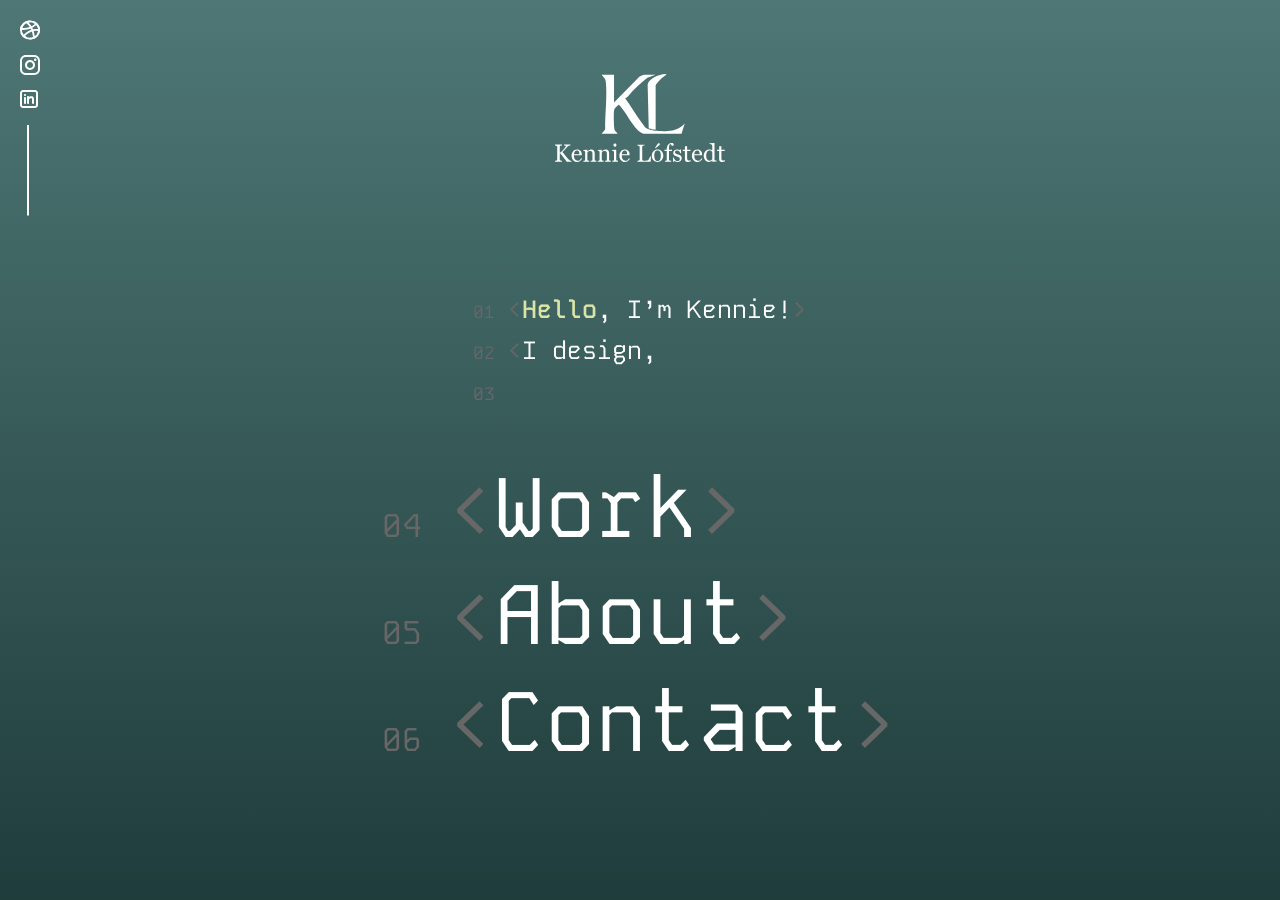
<file: index.html>
<!DOCTYPE html>
<html lang="sv">
<head>
  <meta charset="UTF-8" />
  <meta name="viewport" content="width=device-width, initial-scale=1.0" />
  <title>KL Portfolio</title>
  <link rel="stylesheet" href="style.css" />
  <script src="typingEffect.js" defer></script>

    <!-- Fonts -->
  <link rel="preconnect" href="https://fonts.googleapis.com">
  <link rel="preconnect" href="https://fonts.gstatic.com" crossorigin>
  <link href="https://fonts.googleapis.com/css2?family=Kode+Mono:wght@400..700&display=swap" rel="stylesheet">    
</head>
<body>
  
    <header class="site-header">

            <!-- Socials  -->
          <div class="socials">

              <a href="">
                <svg width="20" height="20" viewBox="0 0 22 21" fill="none" xmlns="http://www.w3.org/2000/svg">
                  <path d="M21 10.5C21.0016 11.7513 20.7423 12.9905 20.2369 14.146C19.7315 15.3015 18.9901 16.3504 18.0555 17.2322C17.1285 18.1112 16.0282 18.808 14.8176 19.283C13.607 19.7579 12.3098 20.0015 11 20C5.47701 20 1.00001 15.7468 1.00001 10.5C0.99641 8.06407 1.98136 5.72057 3.75001 3.95688C4.68312 3.02135 5.8074 2.27657 7.05402 1.76815C8.30063 1.25972 9.64336 0.998341 11 1.00001C12.3098 0.998474 13.607 1.24213 14.8176 1.71704C16.0282 2.19195 17.1285 2.88882 18.0555 3.76783C18.9901 4.64957 19.7315 5.69849 20.2369 6.854C20.7423 8.00952 21.0016 9.24871 21 10.5Z" stroke="currentColor" stroke-width="2" stroke-linecap="round" stroke-linejoin="round"/>
                  <path d="M21 10.5C19.541 10.5 15.516 9.97754 11.9135 11.48C8.00001 13.1125 5.16652 15.6452 3.93152 17.2199" stroke="currentColor" stroke-width="2" stroke-linecap="round" stroke-linejoin="round"/>
                  <path d="M7.25 1.69043C8.815 3.0627 12.23 6.55633 13.5 10.0248C14.77 13.4932 15.24 17.7578 15.53 18.9714" stroke="currentColor" stroke-width="2" stroke-linecap="round" stroke-linejoin="round"/>
                  <path d="M1.07703 9.31249C2.96602 9.42079 7.96652 9.51816 11.1665 8.21999C14.3665 6.92181 17.12 4.53399 18.0645 3.77637M1.75003 14.1162C2.63132 16.1424 4.22048 17.8183 6.25002 18.8619" stroke="currentColor" stroke-width="2" stroke-linecap="round" stroke-linejoin="round"/>
                  <path d="M1.00001 10.5C0.99641 8.06407 1.98136 5.72057 3.75001 3.95688C4.68312 3.02135 5.8074 2.27657 7.05402 1.76815C8.30063 1.25972 9.64336 0.998341 11 1.00001M15 1.79041C16.139 2.2634 17.1752 2.934 18.0555 3.76783C18.9901 4.64957 19.7315 5.69849 20.2369 6.854C20.7423 8.00952 21.0016 9.24871 21 10.5C21 11.6694 20.7775 12.79 20.37 13.825M11 20C12.3098 20.0015 13.607 19.7579 14.8176 19.283C16.0282 18.808 17.1285 18.1112 18.0555 17.2322" stroke="currentColor" stroke-width="2" stroke-linecap="round" stroke-linejoin="round"/>
                </svg>
              </a>

              <a href="">
                <svg width="20" height="20" viewBox="0 0 20 20" fill="none" xmlns="http://www.w3.org/2000/svg">
                  <path d="M5.8 0H14.2C17.4 0 20 2.6 20 5.8V14.2C20 15.7383 19.3889 17.2135 18.3012 18.3012C17.2135 19.3889 15.7383 20 14.2 20H5.8C2.6 20 0 17.4 0 14.2V5.8C0 4.26174 0.61107 2.78649 1.69878 1.69878C2.78649 0.61107 4.26174 0 5.8 0ZM5.6 2C4.64522 2 3.72955 2.37928 3.05442 3.05442C2.37928 3.72955 2 4.64522 2 5.6V14.4C2 16.39 3.61 18 5.6 18H14.4C15.3548 18 16.2705 17.6207 16.9456 16.9456C17.6207 16.2705 18 15.3548 18 14.4V5.6C18 3.61 16.39 2 14.4 2H5.6ZM15.25 3.5C15.5815 3.5 15.8995 3.6317 16.1339 3.86612C16.3683 4.10054 16.5 4.41848 16.5 4.75C16.5 5.08152 16.3683 5.39946 16.1339 5.63388C15.8995 5.8683 15.5815 6 15.25 6C14.9185 6 14.6005 5.8683 14.3661 5.63388C14.1317 5.39946 14 5.08152 14 4.75C14 4.41848 14.1317 4.10054 14.3661 3.86612C14.6005 3.6317 14.9185 3.5 15.25 3.5ZM10 5C11.3261 5 12.5979 5.52678 13.5355 6.46447C14.4732 7.40215 15 8.67392 15 10C15 11.3261 14.4732 12.5979 13.5355 13.5355C12.5979 14.4732 11.3261 15 10 15C8.67392 15 7.40215 14.4732 6.46447 13.5355C5.52678 12.5979 5 11.3261 5 10C5 8.67392 5.52678 7.40215 6.46447 6.46447C7.40215 5.52678 8.67392 5 10 5ZM10 7C9.20435 7 8.44129 7.31607 7.87868 7.87868C7.31607 8.44129 7 9.20435 7 10C7 10.7956 7.31607 11.5587 7.87868 12.1213C8.44129 12.6839 9.20435 13 10 13C10.7956 13 11.5587 12.6839 12.1213 12.1213C12.6839 11.5587 13 10.7956 13 10C13 9.20435 12.6839 8.44129 12.1213 7.87868C11.5587 7.31607 10.7956 7 10 7Z" fill="currentColor"/>
                </svg>
              </a>

              <a href="">
                <svg width="20" height="20" viewBox="0 0 20 20" fill="none" xmlns="http://www.w3.org/2000/svg">
                  <path d="M15 0C15.7956 0 16.5587 0.316071 17.1213 0.87868C17.6839 1.44129 18 2.20435 18 3V15C18 15.7956 17.6839 16.5587 17.1213 17.1213C16.5587 17.6839 15.7956 18 15 18H3C2.20435 18 1.44129 17.6839 0.87868 17.1213C0.316071 16.5587 0 15.7956 0 15V3C0 2.20435 0.316071 1.44129 0.87868 0.87868C1.44129 0.316071 2.20435 0 3 0H15ZM15 2H3C2.73478 2 2.48043 2.10536 2.29289 2.29289C2.10536 2.48043 2 2.73478 2 3V15C2 15.2652 2.10536 15.5196 2.29289 15.7071C2.48043 15.8946 2.73478 16 3 16H15C15.2652 16 15.5196 15.8946 15.7071 15.7071C15.8946 15.5196 16 15.2652 16 15V3C16 2.73478 15.8946 2.48043 15.7071 2.29289C15.5196 2.10536 15.2652 2 15 2ZM5 7C5.24493 7.00003 5.48134 7.08996 5.66437 7.25272C5.84741 7.41547 5.96434 7.63975 5.993 7.883L6 8V13C5.99972 13.2549 5.90212 13.5 5.72715 13.6854C5.55218 13.8707 5.31305 13.9822 5.05861 13.9972C4.80416 14.0121 4.55362 13.9293 4.35817 13.7657C4.16271 13.6021 4.0371 13.3701 4.007 13.117L4 13V8C4 7.73478 4.10536 7.48043 4.29289 7.29289C4.48043 7.10536 4.73478 7 5 7ZM8 6C8.23419 5.99996 8.46097 6.08213 8.6408 6.23216C8.82062 6.3822 8.94208 6.59059 8.984 6.821C9.18542 6.70468 9.39344 6.60017 9.607 6.508C10.274 6.223 11.273 6.066 12.175 6.349C12.648 6.499 13.123 6.779 13.475 7.256C13.79 7.681 13.96 8.198 13.994 8.779L14 9V13C13.9997 13.2549 13.9021 13.5 13.7272 13.6854C13.5522 13.8707 13.313 13.9822 13.0586 13.9972C12.8042 14.0121 12.5536 13.9293 12.3582 13.7657C12.1627 13.6021 12.0371 13.3701 12.007 13.117L12 13V9C12 8.67 11.92 8.516 11.868 8.445C11.7933 8.35226 11.6904 8.28629 11.575 8.257C11.227 8.147 10.726 8.205 10.393 8.347C9.893 8.561 9.435 8.897 9.123 9.208L9 9.34V13C8.99972 13.2549 8.90212 13.5 8.72715 13.6854C8.55218 13.8707 8.31305 13.9822 8.05861 13.9972C7.80416 14.0121 7.55362 13.9293 7.35817 13.7657C7.16271 13.6021 7.0371 13.3701 7.007 13.117L7 13V7C7 6.73478 7.10536 6.48043 7.29289 6.29289C7.48043 6.10536 7.73478 6 8 6ZM5 4C5.26522 4 5.51957 4.10536 5.70711 4.29289C5.89464 4.48043 6 4.73478 6 5C6 5.26522 5.89464 5.51957 5.70711 5.70711C5.51957 5.89464 5.26522 6 5 6C4.73478 6 4.48043 5.89464 4.29289 5.70711C4.10536 5.51957 4 5.26522 4 5C4 4.73478 4.10536 4.48043 4.29289 4.29289C4.48043 4.10536 4.73478 4 5 4Z" fill="currentColor"/>
                </svg>
              </a>

            <div class="socials__line">
                <svg width="2" height="91" viewBox="0 0 2 91" fill="none" xmlns="http://www.w3.org/2000/svg">
                  <path d="M1 0V90.5" stroke="currentColor" stroke-width="2"/>
                </svg>
              </div>
          </div>

           <!-- Branding -->
      <div class="site-logo">
            <svg width="170" height="88" viewBox="0 0 170 88" fill="" xmlns="http://www.w3.org/2000/svg">
                <g clip-path="url(#clip0_9_10)">
                    <path d="M90.5853 53.642C89.8867 53.062 87.3975 49.6228 86.8007 48.8585C80.9068 41.3319 75.8947 32.0788 70.1364 24.361C71.1131 24.361 72.5238 22.9349 73.0732 22.2661C78.472 15.6743 85.6273 9.32133 92.3351 3.83498L100.644 0.689201H89.2017C88.4081 0.689201 85.2272 2.1222 84.3387 2.77047L59.0337 28.5236V0.696025H46.5541C48.2836 3.22766 50.3251 3.88957 50.7321 7.28784C52.448 21.8226 49.8639 40.6358 50.1759 55.464L46.5609 59.8381H62.513C62.0315 58.5211 60.4512 57.8387 59.8272 56.6172C58.7149 54.4541 58.5996 39.5645 59.0066 36.4938C59.366 33.7847 61.8552 32.536 63.5982 30.639C64.29 30.482 68.373 36.0229 69.1665 37.1489C73.3106 43.0242 81.4562 58.0502 88.6523 59.6948L126.539 59.8654L129.76 49.3976C124.945 54.2494 119.648 56.4535 112.764 57.0403C107.589 57.4839 97.0285 57.2041 92.4775 54.8157L91.3584 54.2425L90.5853 53.642Z" fill="currentColor"/>
                    <path d="M93.7255 54.1811C95.611 55.4913 100.63 55.6551 100.63 55.6551L93.7255 54.1811Z" fill="currentColor"/>
                    <path d="M100.637 55.6551V11.4708C100.637 10.4541 105.73 5.02915 106.87 3.99193C107.121 3.75992 113.991 -0.40943 110.051 0.0272943C104.13 0.682381 94.2681 3.95782 92.6403 10.4063L93.7255 54.1811L100.63 55.6551H100.637Z" fill="currentColor"/>
                    <path d="M16.3658 87.6383H11.6182C10.7026 86.2122 9.692 84.7996 8.57291 83.4007C7.45382 82.0019 6.28725 80.6371 5.05965 79.3133H4.74766V85.2364C4.74766 85.5025 4.79513 85.7345 4.89687 85.946C4.9986 86.1576 5.17495 86.3213 5.43946 86.451C5.56832 86.5056 5.80571 86.5738 6.15161 86.6557C6.49751 86.7376 6.78237 86.7785 7.01297 86.7854V87.6383H0V86.7854C0.183124 86.7717 0.447636 86.7444 0.800319 86.7103C1.153 86.6762 1.39717 86.6284 1.5396 86.567C1.77698 86.4646 1.95332 86.3077 2.05506 86.103C2.15679 85.8983 2.21783 85.6526 2.21783 85.366V73.0831C2.21783 72.8102 2.17036 72.5782 2.08219 72.3734C1.99402 72.1687 1.81089 72.0118 1.5396 71.8821C1.32256 71.7798 1.07161 71.6842 0.779972 71.6092C0.48833 71.5341 0.2306 71.4795 0.00678237 71.4659V70.6129H7.02653V71.4659C6.80271 71.4727 6.52464 71.5068 6.1923 71.5751C5.85996 71.6433 5.60902 71.6979 5.45302 71.7525C5.18173 71.848 4.9986 72.0118 4.90365 72.2301C4.8087 72.4485 4.76122 72.701 4.76122 72.9603V78.8356H4.9986C5.71075 78.2283 6.41612 77.5937 7.10792 76.9318C7.79972 76.2698 8.43048 75.6148 8.99342 74.9597C9.62418 74.2295 10.0786 73.6495 10.3702 73.2128C10.6619 72.7761 10.8043 72.3939 10.8043 72.0527C10.8043 71.9299 10.7297 71.8344 10.5805 71.7593C10.4313 71.6842 10.2617 71.6228 10.0718 71.5751C9.848 71.5273 9.65131 71.5 9.47497 71.4864C9.29862 71.4727 9.15619 71.4659 9.04768 71.4591V70.6061H15.3892V71.4591C15.3892 71.4591 15.3146 71.4591 15.2332 71.4727C15.1518 71.4863 15.0636 71.4863 14.9619 71.5C14.8534 71.5068 14.7381 71.5273 14.6296 71.5478C14.521 71.5682 14.3786 71.6024 14.2023 71.6296C13.9242 71.6911 13.6393 71.7934 13.3409 71.9367C13.0425 72.08 12.7983 72.2506 12.6084 72.4553C11.7878 73.3902 10.94 74.3592 10.0515 75.3623C9.16298 76.3654 8.28127 77.2729 7.40634 78.0986C8.6136 79.477 9.6174 80.6576 10.4109 81.647C11.2045 82.6365 12.0455 83.6942 12.934 84.8269C13.2731 85.2568 13.6122 85.6048 13.9581 85.8641C14.2972 86.1234 14.5889 86.3213 14.833 86.4442C15.0365 86.5465 15.2942 86.6284 15.6062 86.683C15.9182 86.7376 16.1692 86.7717 16.3794 86.7785V87.6315L16.3658 87.6383Z" fill="currentColor"/>
                    <path d="M27.0413 84.861C26.5462 85.8027 25.8883 86.5533 25.0608 87.1129C24.2334 87.6725 23.2838 87.9522 22.2122 87.9522C21.2695 87.9522 20.4353 87.7816 19.7231 87.4473C19.011 87.1129 18.4277 86.6557 17.9665 86.0825C17.5053 85.5093 17.1594 84.8337 16.9356 84.0695C16.7117 83.3052 16.5964 82.4932 16.5964 81.6334C16.5964 80.8691 16.7185 80.1117 16.9627 79.3747C17.2068 78.6377 17.5595 77.969 18.0275 77.3753C18.4819 76.8089 19.0449 76.3517 19.7163 76.0037C20.3878 75.6557 21.1406 75.4851 21.9749 75.4851C22.8091 75.4851 23.5687 75.6216 24.1791 75.8945C24.7895 76.1675 25.2846 76.536 25.6712 77.0068C26.0375 77.4572 26.3088 77.9826 26.4851 78.5899C26.6615 79.1973 26.7564 79.8592 26.7564 80.5689V81.3604H18.9703C18.9703 82.1383 19.0449 82.8412 19.1941 83.4758C19.3433 84.1104 19.5739 84.6631 19.8927 85.1476C20.2047 85.6117 20.6048 85.9801 21.1067 86.2463C21.6086 86.5124 22.2055 86.6489 22.8973 86.6489C23.5891 86.6489 24.213 86.4851 24.7285 86.1507C25.244 85.8164 25.7391 85.2159 26.2138 84.3493L27.0481 84.8679L27.0413 84.861ZM24.4029 80.3505C24.4029 79.9069 24.3622 79.4293 24.2876 78.9175C24.213 78.4057 24.091 77.9826 23.9214 77.6346C23.7383 77.2661 23.4873 76.9659 23.1685 76.7407C22.8498 76.5155 22.4428 76.3927 21.9409 76.3927C21.1067 76.3927 20.4149 76.7407 19.8588 77.4367C19.3094 78.1328 19.0042 79.1017 18.9567 80.3505H24.3962H24.4029Z" fill="currentColor"/>
                    <path d="M41.3792 87.6383H35.6345V86.8468C35.8177 86.8331 36.0211 86.8126 36.2382 86.799C36.4552 86.7854 36.6383 86.7512 36.7808 86.7035C37.0046 86.6284 37.1674 86.5056 37.2759 86.3282C37.3844 86.1507 37.4387 85.9119 37.4387 85.6253V79.5453C37.4387 78.706 37.242 78.0577 36.8486 77.6005C36.4552 77.1433 35.9737 76.9181 35.4107 76.9181C34.9902 76.9181 34.6036 76.9864 34.2509 77.116C33.8983 77.2457 33.5931 77.4094 33.3218 77.6005C33.0573 77.7847 32.847 77.9826 32.691 78.1942C32.535 78.4057 32.4197 78.5763 32.3519 78.7059V85.5093C32.3519 85.7823 32.4061 86.0074 32.5214 86.178C32.6367 86.3486 32.7995 86.4919 33.0233 86.5875C33.1929 86.6694 33.3692 86.7308 33.5659 86.7649C33.7626 86.799 33.9593 86.8331 34.1696 86.8468V87.6383H28.4113V86.8468C28.5945 86.8331 28.7844 86.8126 28.9743 86.799C29.1642 86.7854 29.3405 86.7512 29.4829 86.7035C29.7068 86.6284 29.8695 86.5056 29.9781 86.3282C30.0866 86.1507 30.1408 85.9119 30.1408 85.6253V78.3306C30.1408 78.0577 30.0866 77.812 29.9713 77.58C29.856 77.348 29.6932 77.1638 29.4897 77.0205C29.3405 76.9249 29.1574 76.8567 28.9539 76.8089C28.7504 76.7612 28.5266 76.7339 28.2892 76.7202V75.9287L32.2027 75.6625L32.3722 75.8331V77.4981H32.4333C32.6232 77.3071 32.8606 77.0751 33.1454 76.8089C33.4303 76.5428 33.7016 76.3244 33.9593 76.1538C34.2509 75.9628 34.6036 75.799 35.0106 75.6762C35.4175 75.5533 35.8719 75.4851 36.3806 75.4851C37.5065 75.4851 38.3475 75.8399 38.8901 76.5496C39.4327 77.2593 39.704 78.201 39.704 79.3747V85.5298C39.704 85.8095 39.7514 86.0347 39.8464 86.2053C39.9414 86.3759 40.1041 86.5124 40.3347 86.6079C40.5246 86.6898 40.6874 86.7444 40.8298 86.7785C40.9723 86.8126 41.1622 86.8331 41.4063 86.8536V87.6452L41.3792 87.6383Z" fill="currentColor"/>
                    <path d="M55.8053 87.6383H50.0606V86.8468C50.2438 86.8331 50.4472 86.8126 50.6643 86.799C50.8813 86.7854 51.0644 86.7512 51.2069 86.7035C51.4307 86.6284 51.5935 86.5056 51.702 86.3282C51.8105 86.1507 51.8647 85.9119 51.8647 85.6253V79.5453C51.8647 78.706 51.6681 78.0577 51.2747 77.6005C50.8813 77.1433 50.3998 76.9181 49.8368 76.9181C49.4163 76.9181 49.0297 76.9864 48.677 77.116C48.3243 77.2457 48.0191 77.4094 47.7478 77.6005C47.4833 77.7847 47.2731 77.9826 47.1171 78.1942C46.9611 78.4057 46.8458 78.5763 46.778 78.7059V85.5093C46.778 85.7823 46.8322 86.0074 46.9475 86.178C47.0628 86.3486 47.2256 86.4919 47.4494 86.5875C47.619 86.6694 47.7953 86.7308 47.992 86.7649C48.1887 86.799 48.3854 86.8331 48.5956 86.8468V87.6383H42.8374V86.8468C43.0205 86.8331 43.2104 86.8126 43.4004 86.799C43.5903 86.7854 43.7666 86.7512 43.909 86.7035C44.1328 86.6284 44.2956 86.5056 44.4041 86.3282C44.5127 86.1507 44.5669 85.9119 44.5669 85.6253V78.3306C44.5669 78.0577 44.5127 77.812 44.3974 77.58C44.2821 77.348 44.1193 77.1638 43.9158 77.0205C43.7666 76.9249 43.5835 76.8567 43.38 76.8089C43.1765 76.7612 42.9527 76.7339 42.7153 76.7202V75.9287L46.6288 75.6625L46.7983 75.8331V77.4981H46.8594C47.0493 77.3071 47.2866 77.0751 47.5715 76.8089C47.8564 76.5428 48.1277 76.3244 48.3854 76.1538C48.677 75.9628 49.0297 75.799 49.4367 75.6762C49.8436 75.5533 50.298 75.4851 50.8067 75.4851C51.9326 75.4851 52.7736 75.8399 53.3162 76.5496C53.8588 77.2593 54.1301 78.201 54.1301 79.3747V85.5298C54.1301 85.8095 54.1775 86.0347 54.2725 86.2053C54.3674 86.3759 54.5302 86.5124 54.7608 86.6079C54.9507 86.6898 55.1135 86.7444 55.2559 86.7785C55.3984 86.8126 55.5883 86.8331 55.8324 86.8536V87.6452L55.8053 87.6383Z" fill="currentColor"/>
                    <path d="M62.9471 87.6383H57.2703V86.8468C57.4534 86.8331 57.6433 86.8126 57.8332 86.799C58.0231 86.7854 58.1995 86.7512 58.3419 86.7035C58.5657 86.6284 58.7285 86.5056 58.837 86.3282C58.9455 86.1507 58.9998 85.9119 58.9998 85.6253V78.3306C58.9998 78.0782 58.9455 77.8393 58.8302 77.6278C58.7149 77.4163 58.5522 77.2388 58.3487 77.0955C58.1995 77 57.9824 76.9181 57.6908 76.8499C57.3992 76.7816 57.1414 76.7407 56.9041 76.727V75.9355L61.0549 75.6694L61.2244 75.8399V85.482C61.2244 85.7618 61.2787 85.9938 61.3872 86.178C61.4957 86.3623 61.6585 86.4988 61.8891 86.5875C62.0654 86.6625 62.235 86.7171 62.3978 86.7581C62.5605 86.799 62.7505 86.8331 62.9539 86.8468V87.6383H62.9471ZM61.4618 71.0019C61.4618 71.4591 61.3126 71.8548 61.0142 72.196C60.7157 72.5372 60.3495 72.7078 59.9086 72.7078C59.5017 72.7078 59.149 72.544 58.8506 72.2233C58.5522 71.9026 58.403 71.5273 58.403 71.111C58.403 70.6743 58.5522 70.2854 58.8506 69.9578C59.149 69.6303 59.5017 69.4665 59.9086 69.4665C60.3631 69.4665 60.7361 69.6234 61.0209 69.9305C61.3058 70.2376 61.455 70.5993 61.455 71.0019H61.4618Z" fill="currentColor"/>
                    <path d="M74.8502 84.861C74.3551 85.8027 73.6972 86.5533 72.8697 87.1129C72.0423 87.6725 71.0927 87.9522 70.0211 87.9522C69.0784 87.9522 68.2442 87.7816 67.532 87.4473C66.8199 87.1129 66.2366 86.6557 65.7754 86.0825C65.3142 85.5093 64.9683 84.8337 64.7445 84.0695C64.5206 83.3052 64.4053 82.4932 64.4053 81.6334C64.4053 80.8691 64.5274 80.1117 64.7716 79.3747C65.0157 78.6377 65.3684 77.969 65.8364 77.3753C66.2908 76.8089 66.8538 76.3517 67.5252 76.0037C68.1967 75.6557 68.9495 75.4851 69.7838 75.4851C70.618 75.4851 71.3776 75.6216 71.988 75.8945C72.5984 76.1675 73.0935 76.536 73.4801 77.0068C73.8464 77.4572 74.1177 77.9826 74.294 78.5899C74.4704 79.1973 74.5653 79.8592 74.5653 80.5689V81.3604H66.7792C66.7792 82.1383 66.8538 82.8412 67.003 83.4758C67.1522 84.1104 67.3828 84.6631 67.7016 85.1476C68.0136 85.6117 68.4137 85.9801 68.9156 86.2463C69.4175 86.5124 70.0144 86.6489 70.7062 86.6489C71.398 86.6489 72.0219 86.4851 72.5374 86.1507C73.0528 85.8164 73.548 85.2159 74.0227 84.3493L74.857 84.8679L74.8502 84.861ZM72.2118 80.3505C72.2118 79.9069 72.1711 79.4293 72.0965 78.9175C72.0219 78.4057 71.8999 77.9826 71.7303 77.6346C71.5472 77.2661 71.2962 76.9659 70.9774 76.7407C70.6587 76.5155 70.2517 76.3927 69.7498 76.3927C68.9156 76.3927 68.2238 76.7407 67.6677 77.4367C67.1183 78.1328 66.8131 79.1017 66.7656 80.3505H72.2051H72.2118Z" fill="currentColor"/>
                    <path d="M95.9841 82.5819L95.6246 87.6452H82.4058V86.7922C82.5957 86.7785 82.8737 86.7512 83.2332 86.7103C83.5927 86.6694 83.8504 86.6216 83.9928 86.5533C84.2302 86.451 84.4066 86.294 84.5083 86.0961C84.61 85.8983 84.6711 85.639 84.6711 85.3319V73.1445C84.6711 72.8716 84.6236 72.6328 84.5354 72.428C84.4473 72.2233 84.2641 72.0527 83.9928 71.9231C83.8097 71.8275 83.552 71.732 83.2264 71.6433C82.9009 71.5546 82.6228 71.5 82.4125 71.4795V70.6265H89.5544V71.4795C89.3306 71.4863 89.0457 71.5273 88.693 71.6024C88.3403 71.6774 88.0826 71.7388 87.9266 71.7934C87.6553 71.889 87.4722 72.0527 87.3705 72.2847C87.2687 72.5167 87.2212 72.7624 87.2212 73.0285V84.4584C87.2212 84.9839 87.2484 85.3933 87.2959 85.6867C87.3433 85.9801 87.4654 86.2053 87.6621 86.3623C87.8452 86.5056 88.1165 86.6011 88.476 86.6421C88.8354 86.683 89.3441 86.7103 89.9952 86.7103C90.2869 86.7103 90.5921 86.7035 90.9108 86.683C91.2296 86.6625 91.528 86.6352 91.8197 86.5875C92.0978 86.5397 92.3555 86.4715 92.5861 86.3896C92.8167 86.3077 92.993 86.1985 93.1016 86.0689C93.4271 85.7004 93.8069 85.1408 94.241 84.397C94.6751 83.6532 94.9735 83.0459 95.143 82.5819H95.9908H95.9841Z" fill="currentColor"/>
                    <path d="M108.301 81.6061C108.301 82.4386 108.172 83.2574 107.907 84.0558C107.643 84.861 107.27 85.5434 106.788 86.103C106.239 86.7444 105.601 87.2153 104.876 87.5292C104.15 87.8431 103.343 88 102.441 88C101.695 88 100.983 87.8567 100.304 87.5769C99.6262 87.2971 99.0293 86.8809 98.5003 86.335C97.9848 85.7959 97.5711 85.1476 97.2659 84.3765C96.9607 83.6055 96.8047 82.7388 96.8047 81.7767C96.8047 79.9274 97.3405 78.4193 98.4121 77.2457C99.4837 76.072 100.888 75.4851 102.617 75.4851C104.347 75.4851 105.622 76.0447 106.693 77.1569C107.765 78.2692 108.301 79.7568 108.301 81.6129V81.6061ZM105.832 81.6334C105.832 81.0329 105.771 80.3983 105.656 79.7295C105.534 79.0608 105.357 78.4944 105.12 78.0304C104.862 77.5323 104.53 77.1365 104.116 76.8362C103.702 76.536 103.194 76.3859 102.597 76.3859C102 76.3859 101.457 76.536 101.023 76.843C100.589 77.1501 100.237 77.5596 99.9653 78.0918C99.7075 78.5763 99.5312 79.1359 99.4295 79.7568C99.3277 80.3778 99.2735 80.9851 99.2735 81.5651C99.2735 82.3294 99.3345 83.0459 99.4566 83.6942C99.5787 84.3424 99.7754 84.9293 100.047 85.4411C100.318 85.9528 100.657 86.3555 101.071 86.6489C101.485 86.9423 101.986 87.0856 102.597 87.0856C103.594 87.0856 104.381 86.6011 104.964 85.6321C105.547 84.6631 105.839 83.3257 105.839 81.6265L105.832 81.6334ZM104.842 70.1284C104.842 70.4355 104.774 70.6811 104.632 70.8722C104.489 71.0633 104.286 71.268 104.014 71.4864C103.614 71.8071 103.099 72.2165 102.461 72.7078C101.824 73.1991 101.132 73.745 100.393 74.3251L99.9381 73.9429C100.65 72.8784 101.152 72.1278 101.437 71.6911C101.722 71.2543 102.02 70.7767 102.346 70.2444C102.59 69.835 102.827 69.562 103.058 69.4119C103.289 69.2618 103.553 69.1867 103.858 69.1867C104.143 69.1867 104.381 69.2823 104.564 69.4801C104.747 69.678 104.835 69.8896 104.835 70.1216L104.842 70.1284Z" fill="currentColor"/>
                    <path d="M118.746 70.5105C118.746 70.8722 118.651 71.1725 118.461 71.4249C118.271 71.6774 117.979 71.7934 117.593 71.7934C117.349 71.7934 117.131 71.7388 116.942 71.6365C116.752 71.5341 116.582 71.3908 116.426 71.2134C116.27 71.036 116.121 70.8381 115.985 70.6129C115.85 70.3877 115.734 70.2103 115.639 70.0738C115.104 70.1011 114.697 70.4696 114.405 71.1929C114.113 71.9163 113.971 73.0695 113.971 74.6458V75.8536H116.996V77.0068H113.971V85.5025C113.971 85.7823 114.025 86.0074 114.134 86.1849C114.242 86.3623 114.412 86.4919 114.642 86.5806C114.832 86.6557 115.09 86.7103 115.402 86.7512C115.714 86.7922 115.992 86.8263 116.223 86.8399V87.6315H110.024V86.8399C110.207 86.8263 110.397 86.8058 110.586 86.7922C110.776 86.7785 110.953 86.7444 111.095 86.6966C111.319 86.6216 111.482 86.4988 111.59 86.3213C111.699 86.1439 111.753 85.9051 111.753 85.6185V77.0068H109.427V75.8536H111.753V75.0962C111.753 73.3015 112.214 71.848 113.143 70.7289C114.073 69.6166 115.226 69.0571 116.616 69.0571C117.321 69.0571 117.857 69.2004 118.217 69.4801C118.576 69.7599 118.752 70.1011 118.752 70.4969L118.746 70.5105Z" fill="currentColor"/>
                    <path d="M125.698 81.8449C126.023 82.1315 126.274 82.4659 126.45 82.8412C126.627 83.2165 126.715 83.6737 126.715 84.2196C126.715 85.3182 126.308 86.2122 125.494 86.9082C124.68 87.6042 123.622 87.9522 122.327 87.9522C121.642 87.9522 121.011 87.8294 120.434 87.5837C119.858 87.3381 119.444 87.1061 119.2 86.9014L118.963 87.6793H118.067L117.945 83.5645H118.766C118.827 83.8784 118.963 84.2401 119.173 84.6631C119.383 85.0862 119.627 85.4547 119.926 85.7959C120.238 86.1507 120.604 86.4442 121.038 86.6898C121.472 86.9287 121.96 87.0515 122.496 87.0515C123.256 87.0515 123.846 86.8741 124.26 86.5261C124.673 86.178 124.877 85.6731 124.877 85.0248C124.877 84.6904 124.809 84.397 124.68 84.1582C124.551 83.9194 124.355 83.701 124.104 83.5167C123.839 83.3325 123.52 83.1687 123.141 83.0186C122.761 82.8685 122.334 82.7252 121.866 82.5819C121.492 82.4727 121.079 82.3158 120.618 82.1179C120.156 81.92 119.77 81.6948 119.444 81.4287C119.092 81.1489 118.807 80.8077 118.583 80.3983C118.359 79.9888 118.251 79.5112 118.251 78.9584C118.251 77.9894 118.61 77.1706 119.322 76.5019C120.034 75.8331 120.997 75.4919 122.198 75.4919C122.659 75.4919 123.127 75.5533 123.609 75.6694C124.09 75.7854 124.484 75.9355 124.782 76.0992L125.053 75.4783H125.915L126.091 79.2792H125.27C125.101 78.4262 124.741 77.737 124.192 77.2047C123.643 76.6725 122.964 76.4063 122.171 76.4063C121.52 76.4063 121.004 76.5701 120.631 76.9045C120.258 77.2388 120.068 77.6346 120.068 78.0986C120.068 78.4603 120.129 78.7605 120.251 78.9994C120.373 79.2382 120.557 79.4429 120.807 79.6135C121.045 79.7705 121.343 79.9206 121.71 80.0639C122.076 80.2072 122.517 80.3641 123.052 80.5347C123.575 80.7053 124.07 80.8964 124.538 81.1216C125.006 81.3468 125.386 81.5924 125.691 81.8654L125.698 81.8449Z" fill="currentColor"/>
                    <path d="M135.742 87.1265C135.227 87.3449 134.738 87.5223 134.277 87.6724C133.816 87.8226 133.253 87.8976 132.582 87.8976C131.598 87.8976 130.9 87.6452 130.5 87.147C130.099 86.6489 129.896 85.9392 129.896 85.0316V77.0205H127.773V75.8672H129.943V72.1824H132.114V75.8672H135.485V77.0205H132.134V83.6327C132.134 84.1309 132.154 84.5403 132.188 84.8747C132.222 85.2091 132.31 85.4957 132.446 85.7413C132.575 85.9733 132.765 86.1507 133.016 86.2667C133.267 86.3827 133.613 86.4442 134.04 86.4442C134.237 86.4442 134.528 86.4237 134.915 86.3896C135.301 86.3555 135.573 86.3077 135.729 86.2531V87.1265H135.742Z" fill="currentColor"/>
                    <path d="M147.36 84.861C146.865 85.8027 146.207 86.5533 145.38 87.1129C144.553 87.6725 143.603 87.9522 142.531 87.9522C141.589 87.9522 140.754 87.7816 140.042 87.4473C139.33 87.1129 138.747 86.6557 138.286 86.0825C137.824 85.5093 137.479 84.8337 137.255 84.0695C137.031 83.3052 136.916 82.4932 136.916 81.6334C136.916 80.8691 137.038 80.1117 137.282 79.3747C137.526 78.6377 137.879 77.969 138.347 77.3753C138.801 76.8089 139.364 76.3517 140.036 76.0037C140.707 75.6557 141.46 75.4851 142.294 75.4851C143.128 75.4851 143.888 75.6216 144.498 75.8945C145.109 76.1675 145.604 76.536 145.99 77.0068C146.357 77.4572 146.628 77.9826 146.804 78.5899C146.981 79.1973 147.076 79.8592 147.076 80.5689V81.3604H139.289C139.289 82.1383 139.364 82.8412 139.513 83.4758C139.663 84.1104 139.893 84.6631 140.212 85.1476C140.524 85.6117 140.924 85.9801 141.426 86.2463C141.928 86.5124 142.525 86.6489 143.216 86.6489C143.908 86.6489 144.532 86.4851 145.048 86.1507C145.563 85.8164 146.058 85.2159 146.533 84.3493L147.367 84.8679L147.36 84.861ZM144.722 80.3505C144.722 79.9069 144.681 79.4293 144.607 78.9175C144.532 78.4057 144.41 77.9826 144.241 77.6346C144.057 77.2661 143.807 76.9659 143.488 76.7407C143.169 76.5155 142.762 76.3927 142.26 76.3927C141.426 76.3927 140.734 76.7407 140.178 77.4367C139.629 78.1328 139.323 79.1017 139.276 80.3505H144.715H144.722Z" fill="currentColor"/>
                    <path d="M161.59 87.4268L157.48 87.6929L157.303 87.5223V86.4169L157.208 86.3896C156.795 86.8536 156.286 87.2357 155.676 87.5292C155.065 87.8226 154.441 87.9727 153.804 87.9727C153.166 87.9727 152.495 87.8226 151.871 87.5223C151.247 87.2221 150.704 86.799 150.243 86.2599C149.775 85.7072 149.402 85.0453 149.131 84.2674C148.859 83.4894 148.717 82.6365 148.717 81.7016C148.717 80.8486 148.866 80.0366 149.158 79.2655C149.449 78.5012 149.856 77.8257 150.372 77.2525C150.853 76.7134 151.45 76.2903 152.149 75.9696C152.847 75.6489 153.566 75.4919 154.299 75.4919C154.848 75.4919 155.384 75.5602 155.913 75.7035C156.442 75.8468 156.896 76.0242 157.276 76.2357V72.1141C157.276 71.7798 157.222 71.4727 157.107 71.1929C156.998 70.9131 156.842 70.7084 156.639 70.5651C156.415 70.415 156.116 70.3058 155.737 70.2376C155.357 70.1694 154.95 70.1216 154.516 70.0875V69.3437L159.331 69.0775L159.508 69.255V85.1954C159.508 85.4752 159.562 85.714 159.67 85.9119C159.779 86.1098 159.935 86.2736 160.138 86.41C160.288 86.5056 160.505 86.567 160.796 86.5875C161.088 86.6079 161.346 86.6284 161.583 86.6352V87.4268H161.59ZM157.276 85.3524V78.433C157.215 78.2283 157.107 78.0031 156.964 77.7643C156.822 77.5254 156.646 77.3071 156.428 77.1024C156.198 76.9045 155.927 76.7339 155.621 76.6042C155.309 76.4746 154.95 76.4063 154.536 76.4063C154.061 76.4063 153.621 76.5292 153.22 76.7748C152.82 77.0205 152.468 77.3753 152.156 77.8393C151.864 78.2897 151.633 78.8561 151.457 79.5453C151.287 80.2345 151.199 81.0056 151.199 81.8449C151.199 82.5136 151.26 83.1278 151.389 83.6737C151.518 84.2196 151.728 84.7314 152.033 85.2022C152.312 85.6526 152.664 86.0074 153.098 86.2804C153.532 86.5533 154.041 86.6898 154.638 86.6898C155.275 86.6898 155.798 86.5465 156.211 86.2667C156.625 85.987 156.978 85.6799 157.263 85.3455L157.276 85.3524Z" fill="currentColor"/>
                    <path d="M170 87.1265C169.485 87.3449 168.996 87.5223 168.535 87.6724C168.074 87.8226 167.511 87.8976 166.839 87.8976C165.856 87.8976 165.157 87.6452 164.757 87.147C164.357 86.6489 164.154 85.9392 164.154 85.0316V77.0205H162.031V75.8672H164.201V72.1824H166.371V75.8672H169.742V77.0205H166.392V83.6327C166.392 84.1309 166.412 84.5403 166.446 84.8747C166.48 85.2091 166.568 85.4957 166.704 85.7413C166.833 85.9733 167.023 86.1507 167.273 86.2667C167.524 86.3827 167.87 86.4442 168.298 86.4442C168.494 86.4442 168.786 86.4237 169.173 86.3896C169.559 86.3555 169.83 86.3077 169.986 86.2531V87.1265H170Z" fill="currentColor"/>
                  </g>
                    <defs>
                    <clipPath id="clip0_9_10">
                    <rect width="170" height="88" fill="currentColor"/>
                    </clipPath>
                    </defs>
                  </svg>
      </div>
    </header>

    <!-- Grid-template -->
    <div class="content">
      <div class="content-information">
      <p>
        <span class="num">01</span><span class="arrow typing">&lt;</span><span class="text-neon typing">Hello</span><span class="text typing">, I’m Kennie!</span><span class="arrow typing">&gt;</span>
      </p>

      <p>
        <span class="num">02</span><span class="arrow typing">&lt;</span><span class="text typing">I design, and develop</span>
      </p>

      <p>
        <span class="num">03</span><span class="text typing"> websites.</span><span class="arrow typing">&gt;</span>
      </p>

</div>
      <!-- Information -->
      <!-- <div class="content-information typing-effect">
        <p><span>01</span> <span class="typing">&lt;</span><span class="typing">Hello</span><span class="typing">, I’m Kennie!</span><span class="typing">&gt;</span></p>
        <p><span>02</span> <span class="typing">&lt;</span><span class="typing">I design, and develop</span></p>
        <p><span>03</span><span></span><span class="typing"> websites.</span><span class="typing">&gt;</span></p>
      </div> -->

       <!-- Menu  -->
      <div class="content-menu">
        <a href="work.html"><span>04</span><span>&lt;</span>Work<span>&gt;</span></a>
        <a href="about.html"><span>05</span><span>&lt;</span>About<span>&gt;</span></a>
        <a href="contact.html"><span>06</span><span>&lt;</span>Contact<span>&gt;</span></a>
      </div>
    </div>
</body>
</html>
</file>
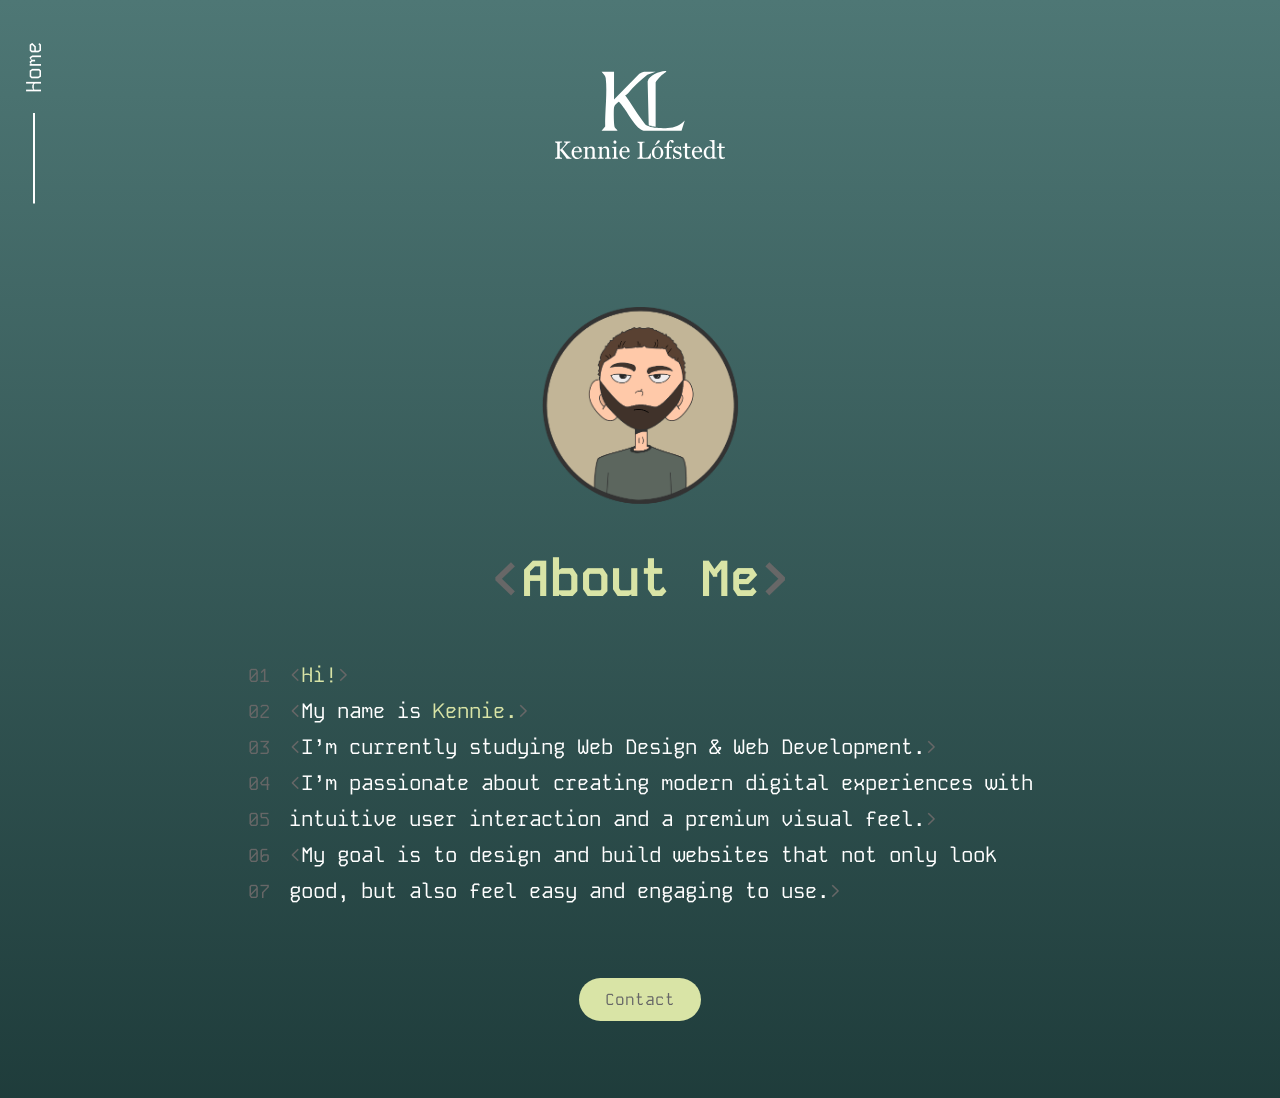
<file: about.html>
<!DOCTYPE html>
<html lang="sv">
<head>
  <meta charset="UTF-8" />
  <meta name="viewport" content="width=device-width, initial-scale=1.0" />
  <title>KL Portfolio</title>
  <link rel="stylesheet" href="style.css" />

    <!-- Fonts -->
  <link rel="preconnect" href="https://fonts.googleapis.com">
  <link rel="preconnect" href="https://fonts.gstatic.com" crossorigin>
  <link href="https://fonts.googleapis.com/css2?family=Kode+Mono:wght@400..700&display=swap" rel="stylesheet">    
</head>
<body>
<div class="container">
  
    <header class="site-header">

          <!-- Menu -->
          <div class="header_menu">

              <!-- Buttons -->
              <button class="header__home"><a href="index.html">Home</a></button>

              <!-- Line -->
              <div class="header__line">
                <svg width="2" height="91" viewBox="0 0 2 91" fill="none" xmlns="http://www.w3.org/2000/svg">
                  <path d="M1 0V90.5" stroke="currentColor" stroke-width="2"/>
                </svg>
              </div>
          </div>
          <!-- Branding -->
      <div class="site-logo">
            <svg width="170" height="88" viewBox="0 0 170 88" fill="" xmlns="http://www.w3.org/2000/svg">
                <g clip-path="url(#clip0_9_10)">
                    <path d="M90.5853 53.642C89.8867 53.062 87.3975 49.6228 86.8007 48.8585C80.9068 41.3319 75.8947 32.0788 70.1364 24.361C71.1131 24.361 72.5238 22.9349 73.0732 22.2661C78.472 15.6743 85.6273 9.32133 92.3351 3.83498L100.644 0.689201H89.2017C88.4081 0.689201 85.2272 2.1222 84.3387 2.77047L59.0337 28.5236V0.696025H46.5541C48.2836 3.22766 50.3251 3.88957 50.7321 7.28784C52.448 21.8226 49.8639 40.6358 50.1759 55.464L46.5609 59.8381H62.513C62.0315 58.5211 60.4512 57.8387 59.8272 56.6172C58.7149 54.4541 58.5996 39.5645 59.0066 36.4938C59.366 33.7847 61.8552 32.536 63.5982 30.639C64.29 30.482 68.373 36.0229 69.1665 37.1489C73.3106 43.0242 81.4562 58.0502 88.6523 59.6948L126.539 59.8654L129.76 49.3976C124.945 54.2494 119.648 56.4535 112.764 57.0403C107.589 57.4839 97.0285 57.2041 92.4775 54.8157L91.3584 54.2425L90.5853 53.642Z" fill="currentColor"/>
                    <path d="M93.7255 54.1811C95.611 55.4913 100.63 55.6551 100.63 55.6551L93.7255 54.1811Z" fill="currentColor"/>
                    <path d="M100.637 55.6551V11.4708C100.637 10.4541 105.73 5.02915 106.87 3.99193C107.121 3.75992 113.991 -0.40943 110.051 0.0272943C104.13 0.682381 94.2681 3.95782 92.6403 10.4063L93.7255 54.1811L100.63 55.6551H100.637Z" fill="currentColor"/>
                    <path d="M16.3658 87.6383H11.6182C10.7026 86.2122 9.692 84.7996 8.57291 83.4007C7.45382 82.0019 6.28725 80.6371 5.05965 79.3133H4.74766V85.2364C4.74766 85.5025 4.79513 85.7345 4.89687 85.946C4.9986 86.1576 5.17495 86.3213 5.43946 86.451C5.56832 86.5056 5.80571 86.5738 6.15161 86.6557C6.49751 86.7376 6.78237 86.7785 7.01297 86.7854V87.6383H0V86.7854C0.183124 86.7717 0.447636 86.7444 0.800319 86.7103C1.153 86.6762 1.39717 86.6284 1.5396 86.567C1.77698 86.4646 1.95332 86.3077 2.05506 86.103C2.15679 85.8983 2.21783 85.6526 2.21783 85.366V73.0831C2.21783 72.8102 2.17036 72.5782 2.08219 72.3734C1.99402 72.1687 1.81089 72.0118 1.5396 71.8821C1.32256 71.7798 1.07161 71.6842 0.779972 71.6092C0.48833 71.5341 0.2306 71.4795 0.00678237 71.4659V70.6129H7.02653V71.4659C6.80271 71.4727 6.52464 71.5068 6.1923 71.5751C5.85996 71.6433 5.60902 71.6979 5.45302 71.7525C5.18173 71.848 4.9986 72.0118 4.90365 72.2301C4.8087 72.4485 4.76122 72.701 4.76122 72.9603V78.8356H4.9986C5.71075 78.2283 6.41612 77.5937 7.10792 76.9318C7.79972 76.2698 8.43048 75.6148 8.99342 74.9597C9.62418 74.2295 10.0786 73.6495 10.3702 73.2128C10.6619 72.7761 10.8043 72.3939 10.8043 72.0527C10.8043 71.9299 10.7297 71.8344 10.5805 71.7593C10.4313 71.6842 10.2617 71.6228 10.0718 71.5751C9.848 71.5273 9.65131 71.5 9.47497 71.4864C9.29862 71.4727 9.15619 71.4659 9.04768 71.4591V70.6061H15.3892V71.4591C15.3892 71.4591 15.3146 71.4591 15.2332 71.4727C15.1518 71.4863 15.0636 71.4863 14.9619 71.5C14.8534 71.5068 14.7381 71.5273 14.6296 71.5478C14.521 71.5682 14.3786 71.6024 14.2023 71.6296C13.9242 71.6911 13.6393 71.7934 13.3409 71.9367C13.0425 72.08 12.7983 72.2506 12.6084 72.4553C11.7878 73.3902 10.94 74.3592 10.0515 75.3623C9.16298 76.3654 8.28127 77.2729 7.40634 78.0986C8.6136 79.477 9.6174 80.6576 10.4109 81.647C11.2045 82.6365 12.0455 83.6942 12.934 84.8269C13.2731 85.2568 13.6122 85.6048 13.9581 85.8641C14.2972 86.1234 14.5889 86.3213 14.833 86.4442C15.0365 86.5465 15.2942 86.6284 15.6062 86.683C15.9182 86.7376 16.1692 86.7717 16.3794 86.7785V87.6315L16.3658 87.6383Z" fill="currentColor"/>
                    <path d="M27.0413 84.861C26.5462 85.8027 25.8883 86.5533 25.0608 87.1129C24.2334 87.6725 23.2838 87.9522 22.2122 87.9522C21.2695 87.9522 20.4353 87.7816 19.7231 87.4473C19.011 87.1129 18.4277 86.6557 17.9665 86.0825C17.5053 85.5093 17.1594 84.8337 16.9356 84.0695C16.7117 83.3052 16.5964 82.4932 16.5964 81.6334C16.5964 80.8691 16.7185 80.1117 16.9627 79.3747C17.2068 78.6377 17.5595 77.969 18.0275 77.3753C18.4819 76.8089 19.0449 76.3517 19.7163 76.0037C20.3878 75.6557 21.1406 75.4851 21.9749 75.4851C22.8091 75.4851 23.5687 75.6216 24.1791 75.8945C24.7895 76.1675 25.2846 76.536 25.6712 77.0068C26.0375 77.4572 26.3088 77.9826 26.4851 78.5899C26.6615 79.1973 26.7564 79.8592 26.7564 80.5689V81.3604H18.9703C18.9703 82.1383 19.0449 82.8412 19.1941 83.4758C19.3433 84.1104 19.5739 84.6631 19.8927 85.1476C20.2047 85.6117 20.6048 85.9801 21.1067 86.2463C21.6086 86.5124 22.2055 86.6489 22.8973 86.6489C23.5891 86.6489 24.213 86.4851 24.7285 86.1507C25.244 85.8164 25.7391 85.2159 26.2138 84.3493L27.0481 84.8679L27.0413 84.861ZM24.4029 80.3505C24.4029 79.9069 24.3622 79.4293 24.2876 78.9175C24.213 78.4057 24.091 77.9826 23.9214 77.6346C23.7383 77.2661 23.4873 76.9659 23.1685 76.7407C22.8498 76.5155 22.4428 76.3927 21.9409 76.3927C21.1067 76.3927 20.4149 76.7407 19.8588 77.4367C19.3094 78.1328 19.0042 79.1017 18.9567 80.3505H24.3962H24.4029Z" fill="currentColor"/>
                    <path d="M41.3792 87.6383H35.6345V86.8468C35.8177 86.8331 36.0211 86.8126 36.2382 86.799C36.4552 86.7854 36.6383 86.7512 36.7808 86.7035C37.0046 86.6284 37.1674 86.5056 37.2759 86.3282C37.3844 86.1507 37.4387 85.9119 37.4387 85.6253V79.5453C37.4387 78.706 37.242 78.0577 36.8486 77.6005C36.4552 77.1433 35.9737 76.9181 35.4107 76.9181C34.9902 76.9181 34.6036 76.9864 34.2509 77.116C33.8983 77.2457 33.5931 77.4094 33.3218 77.6005C33.0573 77.7847 32.847 77.9826 32.691 78.1942C32.535 78.4057 32.4197 78.5763 32.3519 78.7059V85.5093C32.3519 85.7823 32.4061 86.0074 32.5214 86.178C32.6367 86.3486 32.7995 86.4919 33.0233 86.5875C33.1929 86.6694 33.3692 86.7308 33.5659 86.7649C33.7626 86.799 33.9593 86.8331 34.1696 86.8468V87.6383H28.4113V86.8468C28.5945 86.8331 28.7844 86.8126 28.9743 86.799C29.1642 86.7854 29.3405 86.7512 29.4829 86.7035C29.7068 86.6284 29.8695 86.5056 29.9781 86.3282C30.0866 86.1507 30.1408 85.9119 30.1408 85.6253V78.3306C30.1408 78.0577 30.0866 77.812 29.9713 77.58C29.856 77.348 29.6932 77.1638 29.4897 77.0205C29.3405 76.9249 29.1574 76.8567 28.9539 76.8089C28.7504 76.7612 28.5266 76.7339 28.2892 76.7202V75.9287L32.2027 75.6625L32.3722 75.8331V77.4981H32.4333C32.6232 77.3071 32.8606 77.0751 33.1454 76.8089C33.4303 76.5428 33.7016 76.3244 33.9593 76.1538C34.2509 75.9628 34.6036 75.799 35.0106 75.6762C35.4175 75.5533 35.8719 75.4851 36.3806 75.4851C37.5065 75.4851 38.3475 75.8399 38.8901 76.5496C39.4327 77.2593 39.704 78.201 39.704 79.3747V85.5298C39.704 85.8095 39.7514 86.0347 39.8464 86.2053C39.9414 86.3759 40.1041 86.5124 40.3347 86.6079C40.5246 86.6898 40.6874 86.7444 40.8298 86.7785C40.9723 86.8126 41.1622 86.8331 41.4063 86.8536V87.6452L41.3792 87.6383Z" fill="currentColor"/>
                    <path d="M55.8053 87.6383H50.0606V86.8468C50.2438 86.8331 50.4472 86.8126 50.6643 86.799C50.8813 86.7854 51.0644 86.7512 51.2069 86.7035C51.4307 86.6284 51.5935 86.5056 51.702 86.3282C51.8105 86.1507 51.8647 85.9119 51.8647 85.6253V79.5453C51.8647 78.706 51.6681 78.0577 51.2747 77.6005C50.8813 77.1433 50.3998 76.9181 49.8368 76.9181C49.4163 76.9181 49.0297 76.9864 48.677 77.116C48.3243 77.2457 48.0191 77.4094 47.7478 77.6005C47.4833 77.7847 47.2731 77.9826 47.1171 78.1942C46.9611 78.4057 46.8458 78.5763 46.778 78.7059V85.5093C46.778 85.7823 46.8322 86.0074 46.9475 86.178C47.0628 86.3486 47.2256 86.4919 47.4494 86.5875C47.619 86.6694 47.7953 86.7308 47.992 86.7649C48.1887 86.799 48.3854 86.8331 48.5956 86.8468V87.6383H42.8374V86.8468C43.0205 86.8331 43.2104 86.8126 43.4004 86.799C43.5903 86.7854 43.7666 86.7512 43.909 86.7035C44.1328 86.6284 44.2956 86.5056 44.4041 86.3282C44.5127 86.1507 44.5669 85.9119 44.5669 85.6253V78.3306C44.5669 78.0577 44.5127 77.812 44.3974 77.58C44.2821 77.348 44.1193 77.1638 43.9158 77.0205C43.7666 76.9249 43.5835 76.8567 43.38 76.8089C43.1765 76.7612 42.9527 76.7339 42.7153 76.7202V75.9287L46.6288 75.6625L46.7983 75.8331V77.4981H46.8594C47.0493 77.3071 47.2866 77.0751 47.5715 76.8089C47.8564 76.5428 48.1277 76.3244 48.3854 76.1538C48.677 75.9628 49.0297 75.799 49.4367 75.6762C49.8436 75.5533 50.298 75.4851 50.8067 75.4851C51.9326 75.4851 52.7736 75.8399 53.3162 76.5496C53.8588 77.2593 54.1301 78.201 54.1301 79.3747V85.5298C54.1301 85.8095 54.1775 86.0347 54.2725 86.2053C54.3674 86.3759 54.5302 86.5124 54.7608 86.6079C54.9507 86.6898 55.1135 86.7444 55.2559 86.7785C55.3984 86.8126 55.5883 86.8331 55.8324 86.8536V87.6452L55.8053 87.6383Z" fill="currentColor"/>
                    <path d="M62.9471 87.6383H57.2703V86.8468C57.4534 86.8331 57.6433 86.8126 57.8332 86.799C58.0231 86.7854 58.1995 86.7512 58.3419 86.7035C58.5657 86.6284 58.7285 86.5056 58.837 86.3282C58.9455 86.1507 58.9998 85.9119 58.9998 85.6253V78.3306C58.9998 78.0782 58.9455 77.8393 58.8302 77.6278C58.7149 77.4163 58.5522 77.2388 58.3487 77.0955C58.1995 77 57.9824 76.9181 57.6908 76.8499C57.3992 76.7816 57.1414 76.7407 56.9041 76.727V75.9355L61.0549 75.6694L61.2244 75.8399V85.482C61.2244 85.7618 61.2787 85.9938 61.3872 86.178C61.4957 86.3623 61.6585 86.4988 61.8891 86.5875C62.0654 86.6625 62.235 86.7171 62.3978 86.7581C62.5605 86.799 62.7505 86.8331 62.9539 86.8468V87.6383H62.9471ZM61.4618 71.0019C61.4618 71.4591 61.3126 71.8548 61.0142 72.196C60.7157 72.5372 60.3495 72.7078 59.9086 72.7078C59.5017 72.7078 59.149 72.544 58.8506 72.2233C58.5522 71.9026 58.403 71.5273 58.403 71.111C58.403 70.6743 58.5522 70.2854 58.8506 69.9578C59.149 69.6303 59.5017 69.4665 59.9086 69.4665C60.3631 69.4665 60.7361 69.6234 61.0209 69.9305C61.3058 70.2376 61.455 70.5993 61.455 71.0019H61.4618Z" fill="currentColor"/>
                    <path d="M74.8502 84.861C74.3551 85.8027 73.6972 86.5533 72.8697 87.1129C72.0423 87.6725 71.0927 87.9522 70.0211 87.9522C69.0784 87.9522 68.2442 87.7816 67.532 87.4473C66.8199 87.1129 66.2366 86.6557 65.7754 86.0825C65.3142 85.5093 64.9683 84.8337 64.7445 84.0695C64.5206 83.3052 64.4053 82.4932 64.4053 81.6334C64.4053 80.8691 64.5274 80.1117 64.7716 79.3747C65.0157 78.6377 65.3684 77.969 65.8364 77.3753C66.2908 76.8089 66.8538 76.3517 67.5252 76.0037C68.1967 75.6557 68.9495 75.4851 69.7838 75.4851C70.618 75.4851 71.3776 75.6216 71.988 75.8945C72.5984 76.1675 73.0935 76.536 73.4801 77.0068C73.8464 77.4572 74.1177 77.9826 74.294 78.5899C74.4704 79.1973 74.5653 79.8592 74.5653 80.5689V81.3604H66.7792C66.7792 82.1383 66.8538 82.8412 67.003 83.4758C67.1522 84.1104 67.3828 84.6631 67.7016 85.1476C68.0136 85.6117 68.4137 85.9801 68.9156 86.2463C69.4175 86.5124 70.0144 86.6489 70.7062 86.6489C71.398 86.6489 72.0219 86.4851 72.5374 86.1507C73.0528 85.8164 73.548 85.2159 74.0227 84.3493L74.857 84.8679L74.8502 84.861ZM72.2118 80.3505C72.2118 79.9069 72.1711 79.4293 72.0965 78.9175C72.0219 78.4057 71.8999 77.9826 71.7303 77.6346C71.5472 77.2661 71.2962 76.9659 70.9774 76.7407C70.6587 76.5155 70.2517 76.3927 69.7498 76.3927C68.9156 76.3927 68.2238 76.7407 67.6677 77.4367C67.1183 78.1328 66.8131 79.1017 66.7656 80.3505H72.2051H72.2118Z" fill="currentColor"/>
                    <path d="M95.9841 82.5819L95.6246 87.6452H82.4058V86.7922C82.5957 86.7785 82.8737 86.7512 83.2332 86.7103C83.5927 86.6694 83.8504 86.6216 83.9928 86.5533C84.2302 86.451 84.4066 86.294 84.5083 86.0961C84.61 85.8983 84.6711 85.639 84.6711 85.3319V73.1445C84.6711 72.8716 84.6236 72.6328 84.5354 72.428C84.4473 72.2233 84.2641 72.0527 83.9928 71.9231C83.8097 71.8275 83.552 71.732 83.2264 71.6433C82.9009 71.5546 82.6228 71.5 82.4125 71.4795V70.6265H89.5544V71.4795C89.3306 71.4863 89.0457 71.5273 88.693 71.6024C88.3403 71.6774 88.0826 71.7388 87.9266 71.7934C87.6553 71.889 87.4722 72.0527 87.3705 72.2847C87.2687 72.5167 87.2212 72.7624 87.2212 73.0285V84.4584C87.2212 84.9839 87.2484 85.3933 87.2959 85.6867C87.3433 85.9801 87.4654 86.2053 87.6621 86.3623C87.8452 86.5056 88.1165 86.6011 88.476 86.6421C88.8354 86.683 89.3441 86.7103 89.9952 86.7103C90.2869 86.7103 90.5921 86.7035 90.9108 86.683C91.2296 86.6625 91.528 86.6352 91.8197 86.5875C92.0978 86.5397 92.3555 86.4715 92.5861 86.3896C92.8167 86.3077 92.993 86.1985 93.1016 86.0689C93.4271 85.7004 93.8069 85.1408 94.241 84.397C94.6751 83.6532 94.9735 83.0459 95.143 82.5819H95.9908H95.9841Z" fill="currentColor"/>
                    <path d="M108.301 81.6061C108.301 82.4386 108.172 83.2574 107.907 84.0558C107.643 84.861 107.27 85.5434 106.788 86.103C106.239 86.7444 105.601 87.2153 104.876 87.5292C104.15 87.8431 103.343 88 102.441 88C101.695 88 100.983 87.8567 100.304 87.5769C99.6262 87.2971 99.0293 86.8809 98.5003 86.335C97.9848 85.7959 97.5711 85.1476 97.2659 84.3765C96.9607 83.6055 96.8047 82.7388 96.8047 81.7767C96.8047 79.9274 97.3405 78.4193 98.4121 77.2457C99.4837 76.072 100.888 75.4851 102.617 75.4851C104.347 75.4851 105.622 76.0447 106.693 77.1569C107.765 78.2692 108.301 79.7568 108.301 81.6129V81.6061ZM105.832 81.6334C105.832 81.0329 105.771 80.3983 105.656 79.7295C105.534 79.0608 105.357 78.4944 105.12 78.0304C104.862 77.5323 104.53 77.1365 104.116 76.8362C103.702 76.536 103.194 76.3859 102.597 76.3859C102 76.3859 101.457 76.536 101.023 76.843C100.589 77.1501 100.237 77.5596 99.9653 78.0918C99.7075 78.5763 99.5312 79.1359 99.4295 79.7568C99.3277 80.3778 99.2735 80.9851 99.2735 81.5651C99.2735 82.3294 99.3345 83.0459 99.4566 83.6942C99.5787 84.3424 99.7754 84.9293 100.047 85.4411C100.318 85.9528 100.657 86.3555 101.071 86.6489C101.485 86.9423 101.986 87.0856 102.597 87.0856C103.594 87.0856 104.381 86.6011 104.964 85.6321C105.547 84.6631 105.839 83.3257 105.839 81.6265L105.832 81.6334ZM104.842 70.1284C104.842 70.4355 104.774 70.6811 104.632 70.8722C104.489 71.0633 104.286 71.268 104.014 71.4864C103.614 71.8071 103.099 72.2165 102.461 72.7078C101.824 73.1991 101.132 73.745 100.393 74.3251L99.9381 73.9429C100.65 72.8784 101.152 72.1278 101.437 71.6911C101.722 71.2543 102.02 70.7767 102.346 70.2444C102.59 69.835 102.827 69.562 103.058 69.4119C103.289 69.2618 103.553 69.1867 103.858 69.1867C104.143 69.1867 104.381 69.2823 104.564 69.4801C104.747 69.678 104.835 69.8896 104.835 70.1216L104.842 70.1284Z" fill="currentColor"/>
                    <path d="M118.746 70.5105C118.746 70.8722 118.651 71.1725 118.461 71.4249C118.271 71.6774 117.979 71.7934 117.593 71.7934C117.349 71.7934 117.131 71.7388 116.942 71.6365C116.752 71.5341 116.582 71.3908 116.426 71.2134C116.27 71.036 116.121 70.8381 115.985 70.6129C115.85 70.3877 115.734 70.2103 115.639 70.0738C115.104 70.1011 114.697 70.4696 114.405 71.1929C114.113 71.9163 113.971 73.0695 113.971 74.6458V75.8536H116.996V77.0068H113.971V85.5025C113.971 85.7823 114.025 86.0074 114.134 86.1849C114.242 86.3623 114.412 86.4919 114.642 86.5806C114.832 86.6557 115.09 86.7103 115.402 86.7512C115.714 86.7922 115.992 86.8263 116.223 86.8399V87.6315H110.024V86.8399C110.207 86.8263 110.397 86.8058 110.586 86.7922C110.776 86.7785 110.953 86.7444 111.095 86.6966C111.319 86.6216 111.482 86.4988 111.59 86.3213C111.699 86.1439 111.753 85.9051 111.753 85.6185V77.0068H109.427V75.8536H111.753V75.0962C111.753 73.3015 112.214 71.848 113.143 70.7289C114.073 69.6166 115.226 69.0571 116.616 69.0571C117.321 69.0571 117.857 69.2004 118.217 69.4801C118.576 69.7599 118.752 70.1011 118.752 70.4969L118.746 70.5105Z" fill="currentColor"/>
                    <path d="M125.698 81.8449C126.023 82.1315 126.274 82.4659 126.45 82.8412C126.627 83.2165 126.715 83.6737 126.715 84.2196C126.715 85.3182 126.308 86.2122 125.494 86.9082C124.68 87.6042 123.622 87.9522 122.327 87.9522C121.642 87.9522 121.011 87.8294 120.434 87.5837C119.858 87.3381 119.444 87.1061 119.2 86.9014L118.963 87.6793H118.067L117.945 83.5645H118.766C118.827 83.8784 118.963 84.2401 119.173 84.6631C119.383 85.0862 119.627 85.4547 119.926 85.7959C120.238 86.1507 120.604 86.4442 121.038 86.6898C121.472 86.9287 121.96 87.0515 122.496 87.0515C123.256 87.0515 123.846 86.8741 124.26 86.5261C124.673 86.178 124.877 85.6731 124.877 85.0248C124.877 84.6904 124.809 84.397 124.68 84.1582C124.551 83.9194 124.355 83.701 124.104 83.5167C123.839 83.3325 123.52 83.1687 123.141 83.0186C122.761 82.8685 122.334 82.7252 121.866 82.5819C121.492 82.4727 121.079 82.3158 120.618 82.1179C120.156 81.92 119.77 81.6948 119.444 81.4287C119.092 81.1489 118.807 80.8077 118.583 80.3983C118.359 79.9888 118.251 79.5112 118.251 78.9584C118.251 77.9894 118.61 77.1706 119.322 76.5019C120.034 75.8331 120.997 75.4919 122.198 75.4919C122.659 75.4919 123.127 75.5533 123.609 75.6694C124.09 75.7854 124.484 75.9355 124.782 76.0992L125.053 75.4783H125.915L126.091 79.2792H125.27C125.101 78.4262 124.741 77.737 124.192 77.2047C123.643 76.6725 122.964 76.4063 122.171 76.4063C121.52 76.4063 121.004 76.5701 120.631 76.9045C120.258 77.2388 120.068 77.6346 120.068 78.0986C120.068 78.4603 120.129 78.7605 120.251 78.9994C120.373 79.2382 120.557 79.4429 120.807 79.6135C121.045 79.7705 121.343 79.9206 121.71 80.0639C122.076 80.2072 122.517 80.3641 123.052 80.5347C123.575 80.7053 124.07 80.8964 124.538 81.1216C125.006 81.3468 125.386 81.5924 125.691 81.8654L125.698 81.8449Z" fill="currentColor"/>
                    <path d="M135.742 87.1265C135.227 87.3449 134.738 87.5223 134.277 87.6724C133.816 87.8226 133.253 87.8976 132.582 87.8976C131.598 87.8976 130.9 87.6452 130.5 87.147C130.099 86.6489 129.896 85.9392 129.896 85.0316V77.0205H127.773V75.8672H129.943V72.1824H132.114V75.8672H135.485V77.0205H132.134V83.6327C132.134 84.1309 132.154 84.5403 132.188 84.8747C132.222 85.2091 132.31 85.4957 132.446 85.7413C132.575 85.9733 132.765 86.1507 133.016 86.2667C133.267 86.3827 133.613 86.4442 134.04 86.4442C134.237 86.4442 134.528 86.4237 134.915 86.3896C135.301 86.3555 135.573 86.3077 135.729 86.2531V87.1265H135.742Z" fill="currentColor"/>
                    <path d="M147.36 84.861C146.865 85.8027 146.207 86.5533 145.38 87.1129C144.553 87.6725 143.603 87.9522 142.531 87.9522C141.589 87.9522 140.754 87.7816 140.042 87.4473C139.33 87.1129 138.747 86.6557 138.286 86.0825C137.824 85.5093 137.479 84.8337 137.255 84.0695C137.031 83.3052 136.916 82.4932 136.916 81.6334C136.916 80.8691 137.038 80.1117 137.282 79.3747C137.526 78.6377 137.879 77.969 138.347 77.3753C138.801 76.8089 139.364 76.3517 140.036 76.0037C140.707 75.6557 141.46 75.4851 142.294 75.4851C143.128 75.4851 143.888 75.6216 144.498 75.8945C145.109 76.1675 145.604 76.536 145.99 77.0068C146.357 77.4572 146.628 77.9826 146.804 78.5899C146.981 79.1973 147.076 79.8592 147.076 80.5689V81.3604H139.289C139.289 82.1383 139.364 82.8412 139.513 83.4758C139.663 84.1104 139.893 84.6631 140.212 85.1476C140.524 85.6117 140.924 85.9801 141.426 86.2463C141.928 86.5124 142.525 86.6489 143.216 86.6489C143.908 86.6489 144.532 86.4851 145.048 86.1507C145.563 85.8164 146.058 85.2159 146.533 84.3493L147.367 84.8679L147.36 84.861ZM144.722 80.3505C144.722 79.9069 144.681 79.4293 144.607 78.9175C144.532 78.4057 144.41 77.9826 144.241 77.6346C144.057 77.2661 143.807 76.9659 143.488 76.7407C143.169 76.5155 142.762 76.3927 142.26 76.3927C141.426 76.3927 140.734 76.7407 140.178 77.4367C139.629 78.1328 139.323 79.1017 139.276 80.3505H144.715H144.722Z" fill="currentColor"/>
                    <path d="M161.59 87.4268L157.48 87.6929L157.303 87.5223V86.4169L157.208 86.3896C156.795 86.8536 156.286 87.2357 155.676 87.5292C155.065 87.8226 154.441 87.9727 153.804 87.9727C153.166 87.9727 152.495 87.8226 151.871 87.5223C151.247 87.2221 150.704 86.799 150.243 86.2599C149.775 85.7072 149.402 85.0453 149.131 84.2674C148.859 83.4894 148.717 82.6365 148.717 81.7016C148.717 80.8486 148.866 80.0366 149.158 79.2655C149.449 78.5012 149.856 77.8257 150.372 77.2525C150.853 76.7134 151.45 76.2903 152.149 75.9696C152.847 75.6489 153.566 75.4919 154.299 75.4919C154.848 75.4919 155.384 75.5602 155.913 75.7035C156.442 75.8468 156.896 76.0242 157.276 76.2357V72.1141C157.276 71.7798 157.222 71.4727 157.107 71.1929C156.998 70.9131 156.842 70.7084 156.639 70.5651C156.415 70.415 156.116 70.3058 155.737 70.2376C155.357 70.1694 154.95 70.1216 154.516 70.0875V69.3437L159.331 69.0775L159.508 69.255V85.1954C159.508 85.4752 159.562 85.714 159.67 85.9119C159.779 86.1098 159.935 86.2736 160.138 86.41C160.288 86.5056 160.505 86.567 160.796 86.5875C161.088 86.6079 161.346 86.6284 161.583 86.6352V87.4268H161.59ZM157.276 85.3524V78.433C157.215 78.2283 157.107 78.0031 156.964 77.7643C156.822 77.5254 156.646 77.3071 156.428 77.1024C156.198 76.9045 155.927 76.7339 155.621 76.6042C155.309 76.4746 154.95 76.4063 154.536 76.4063C154.061 76.4063 153.621 76.5292 153.22 76.7748C152.82 77.0205 152.468 77.3753 152.156 77.8393C151.864 78.2897 151.633 78.8561 151.457 79.5453C151.287 80.2345 151.199 81.0056 151.199 81.8449C151.199 82.5136 151.26 83.1278 151.389 83.6737C151.518 84.2196 151.728 84.7314 152.033 85.2022C152.312 85.6526 152.664 86.0074 153.098 86.2804C153.532 86.5533 154.041 86.6898 154.638 86.6898C155.275 86.6898 155.798 86.5465 156.211 86.2667C156.625 85.987 156.978 85.6799 157.263 85.3455L157.276 85.3524Z" fill="currentColor"/>
                    <path d="M170 87.1265C169.485 87.3449 168.996 87.5223 168.535 87.6724C168.074 87.8226 167.511 87.8976 166.839 87.8976C165.856 87.8976 165.157 87.6452 164.757 87.147C164.357 86.6489 164.154 85.9392 164.154 85.0316V77.0205H162.031V75.8672H164.201V72.1824H166.371V75.8672H169.742V77.0205H166.392V83.6327C166.392 84.1309 166.412 84.5403 166.446 84.8747C166.48 85.2091 166.568 85.4957 166.704 85.7413C166.833 85.9733 167.023 86.1507 167.273 86.2667C167.524 86.3827 167.87 86.4442 168.298 86.4442C168.494 86.4442 168.786 86.4237 169.173 86.3896C169.559 86.3555 169.83 86.3077 169.986 86.2531V87.1265H170Z" fill="currentColor"/>
                  </g>
                    <defs>
                    <clipPath id="clip0_9_10">
                    <rect width="170" height="88" fill="currentColor"/>
                    </clipPath>
                    </defs>
            </svg>
      </div>
    </header>

<div class="about_content">

    <!-- Profile-picture -->
    <div class="about__profile">
      <img src="assets/images/profile-graphic.png" alt="">

    </div>

        <h1><span>&lt;</span>About Me<span>&gt;</span></h1>

        <!-- About text -->
        <div class="about__text">
          <div class="paragraph">
            <p><span>01 </span><span>&lt;</span><span class="tag-neon">Hi!</span><span>&gt;</span></p>
          </div>
          <div class="paragraph">
            <p><span>02 </span><span>&lt;</span>My name is <span class="tag-neon">Kennie.</span><span>&gt;</span></p>
          </div>
          <div class="paragraph">
            <p><span>03 </span><span>&lt;</span>I’m currently studying Web Design & Web Development.<span>&gt;</span></p>
          </div>
          <div class="paragraph">
            <p><span>04 </span><span>&lt;</span>I’m passionate about creating modern digital experiences with</p>
            <p><span>05 </span>intuitive user interaction and a premium visual feel.<span>&gt;</span></p>
          </div>
          <div class="paragraph">
            <p><span>06 </span><span>&lt;</span>My goal is to design and build websites that not only look</p>
            <p><span>07 </span>good, but also feel easy and engaging to use.<span>&gt;</span></p>
          </div>
        </div>

          <!-- Contact button -->
          <a class="about-button button-primary" href="contact.html">Contact</a>
    </div>
</div>
</div>
</body>
</html>
</file>
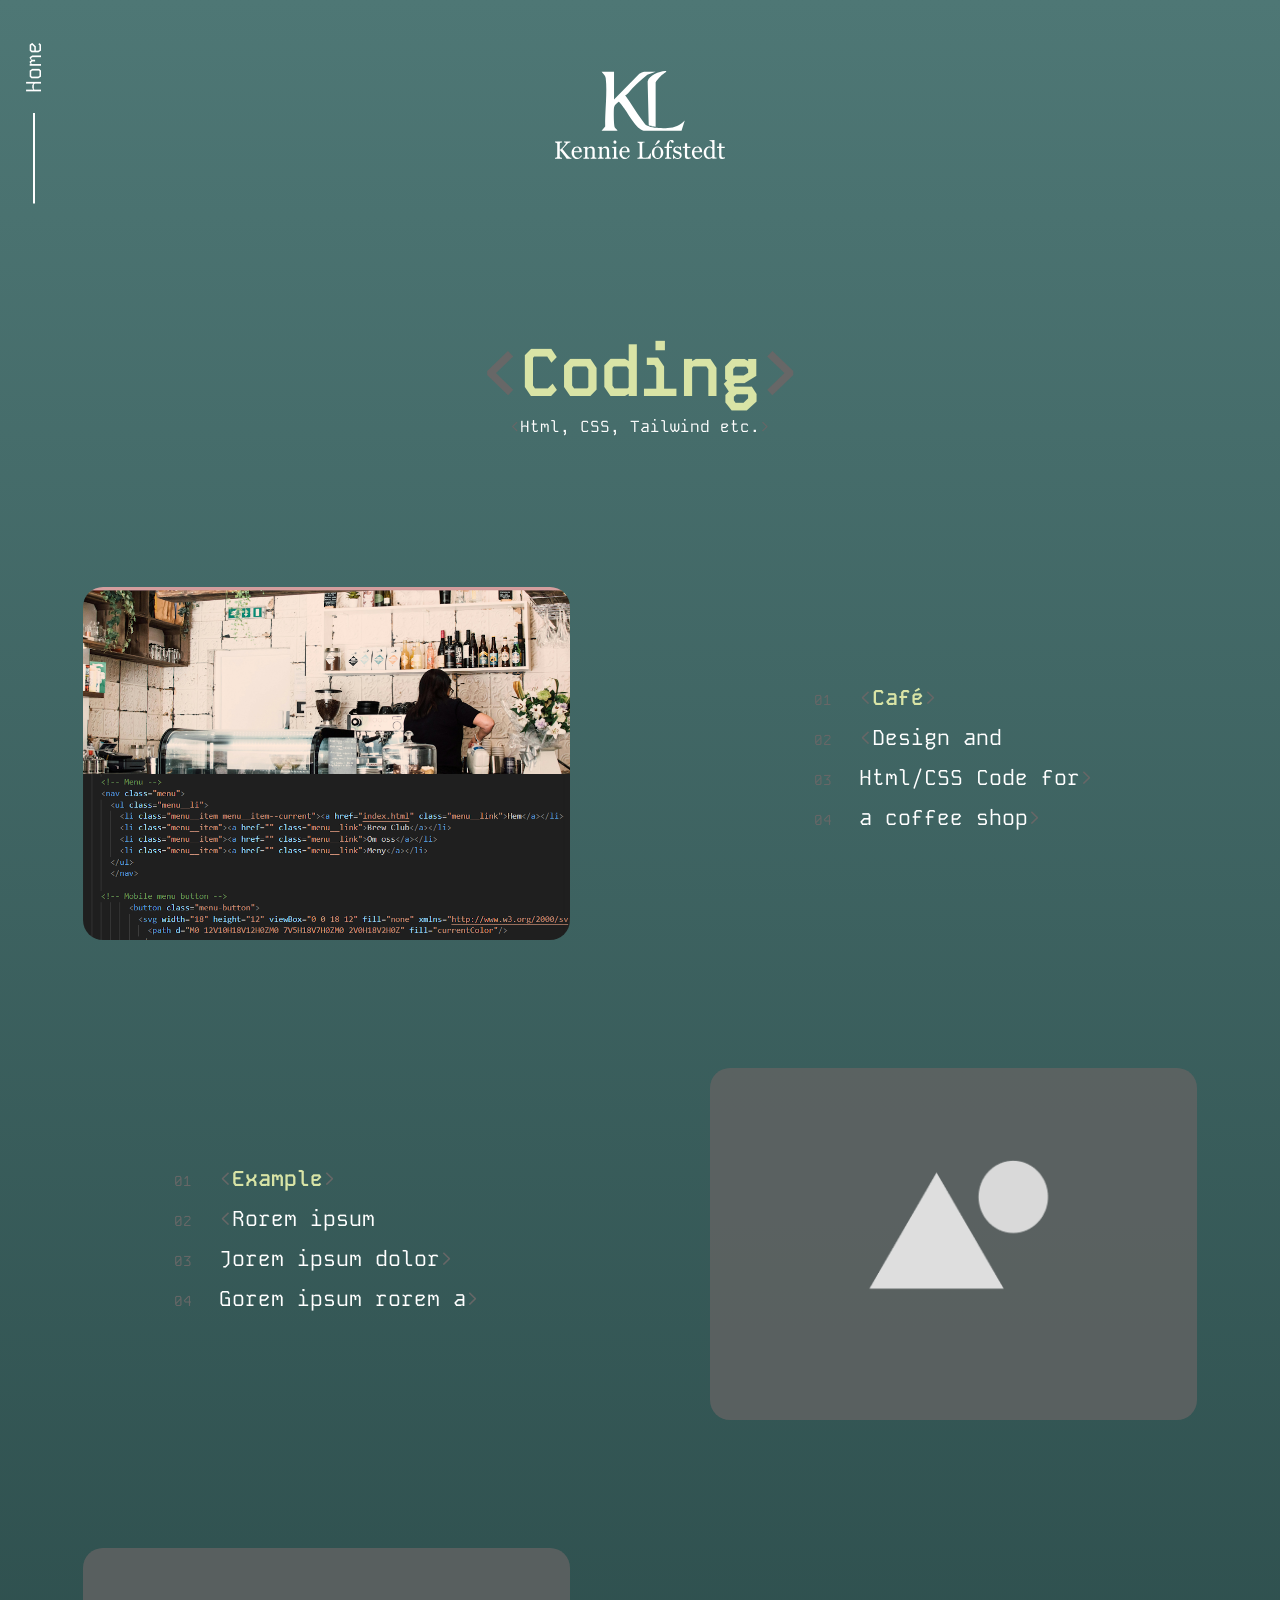
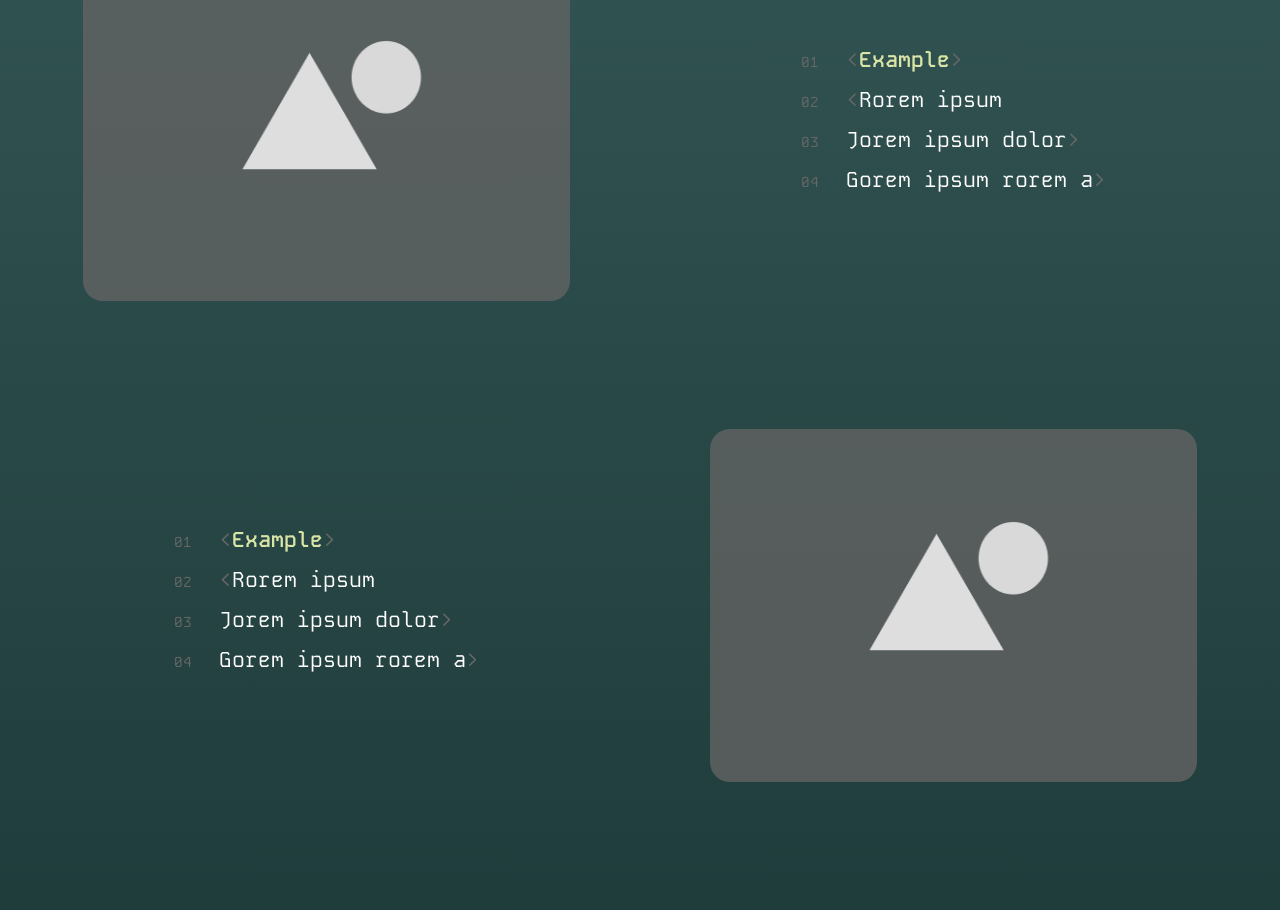
<file: code.html>
<!DOCTYPE html>
<html lang="sv">
<head>
  <meta charset="UTF-8" />
  <meta name="viewport" content="width=device-width, initial-scale=1.0" />
  <title>KL Portfolio</title>
  <link rel="stylesheet" href="style.css" />

    <!-- Fonts -->
  <link rel="preconnect" href="https://fonts.googleapis.com">
  <link rel="preconnect" href="https://fonts.gstatic.com" crossorigin>
  <link href="https://fonts.googleapis.com/css2?family=Kode+Mono:wght@400..700&display=swap" rel="stylesheet">    
</head>
<body>
<div class="container">
  
    <header class="site-header">

          <!-- Menu -->
          <div class="header_menu">

              <!-- Buttons -->
              <button class="header__home"><a href="index.html">Home</a></button>

              <!-- Line -->
              <div class="header__line">
                <svg width="2" height="91" viewBox="0 0 2 91" fill="none" xmlns="http://www.w3.org/2000/svg">
                  <path d="M1 0V90.5" stroke="currentColor" stroke-width="2"/>
                </svg>
              </div>
          </div>

          <!-- Branding -->
      <div class="site-logo">
            <svg width="170" height="88" viewBox="0 0 170 88" fill="" xmlns="http://www.w3.org/2000/svg">
                <g clip-path="url(#clip0_9_10)">
                    <path d="M90.5853 53.642C89.8867 53.062 87.3975 49.6228 86.8007 48.8585C80.9068 41.3319 75.8947 32.0788 70.1364 24.361C71.1131 24.361 72.5238 22.9349 73.0732 22.2661C78.472 15.6743 85.6273 9.32133 92.3351 3.83498L100.644 0.689201H89.2017C88.4081 0.689201 85.2272 2.1222 84.3387 2.77047L59.0337 28.5236V0.696025H46.5541C48.2836 3.22766 50.3251 3.88957 50.7321 7.28784C52.448 21.8226 49.8639 40.6358 50.1759 55.464L46.5609 59.8381H62.513C62.0315 58.5211 60.4512 57.8387 59.8272 56.6172C58.7149 54.4541 58.5996 39.5645 59.0066 36.4938C59.366 33.7847 61.8552 32.536 63.5982 30.639C64.29 30.482 68.373 36.0229 69.1665 37.1489C73.3106 43.0242 81.4562 58.0502 88.6523 59.6948L126.539 59.8654L129.76 49.3976C124.945 54.2494 119.648 56.4535 112.764 57.0403C107.589 57.4839 97.0285 57.2041 92.4775 54.8157L91.3584 54.2425L90.5853 53.642Z" fill="currentColor"/>
                    <path d="M93.7255 54.1811C95.611 55.4913 100.63 55.6551 100.63 55.6551L93.7255 54.1811Z" fill="currentColor"/>
                    <path d="M100.637 55.6551V11.4708C100.637 10.4541 105.73 5.02915 106.87 3.99193C107.121 3.75992 113.991 -0.40943 110.051 0.0272943C104.13 0.682381 94.2681 3.95782 92.6403 10.4063L93.7255 54.1811L100.63 55.6551H100.637Z" fill="currentColor"/>
                    <path d="M16.3658 87.6383H11.6182C10.7026 86.2122 9.692 84.7996 8.57291 83.4007C7.45382 82.0019 6.28725 80.6371 5.05965 79.3133H4.74766V85.2364C4.74766 85.5025 4.79513 85.7345 4.89687 85.946C4.9986 86.1576 5.17495 86.3213 5.43946 86.451C5.56832 86.5056 5.80571 86.5738 6.15161 86.6557C6.49751 86.7376 6.78237 86.7785 7.01297 86.7854V87.6383H0V86.7854C0.183124 86.7717 0.447636 86.7444 0.800319 86.7103C1.153 86.6762 1.39717 86.6284 1.5396 86.567C1.77698 86.4646 1.95332 86.3077 2.05506 86.103C2.15679 85.8983 2.21783 85.6526 2.21783 85.366V73.0831C2.21783 72.8102 2.17036 72.5782 2.08219 72.3734C1.99402 72.1687 1.81089 72.0118 1.5396 71.8821C1.32256 71.7798 1.07161 71.6842 0.779972 71.6092C0.48833 71.5341 0.2306 71.4795 0.00678237 71.4659V70.6129H7.02653V71.4659C6.80271 71.4727 6.52464 71.5068 6.1923 71.5751C5.85996 71.6433 5.60902 71.6979 5.45302 71.7525C5.18173 71.848 4.9986 72.0118 4.90365 72.2301C4.8087 72.4485 4.76122 72.701 4.76122 72.9603V78.8356H4.9986C5.71075 78.2283 6.41612 77.5937 7.10792 76.9318C7.79972 76.2698 8.43048 75.6148 8.99342 74.9597C9.62418 74.2295 10.0786 73.6495 10.3702 73.2128C10.6619 72.7761 10.8043 72.3939 10.8043 72.0527C10.8043 71.9299 10.7297 71.8344 10.5805 71.7593C10.4313 71.6842 10.2617 71.6228 10.0718 71.5751C9.848 71.5273 9.65131 71.5 9.47497 71.4864C9.29862 71.4727 9.15619 71.4659 9.04768 71.4591V70.6061H15.3892V71.4591C15.3892 71.4591 15.3146 71.4591 15.2332 71.4727C15.1518 71.4863 15.0636 71.4863 14.9619 71.5C14.8534 71.5068 14.7381 71.5273 14.6296 71.5478C14.521 71.5682 14.3786 71.6024 14.2023 71.6296C13.9242 71.6911 13.6393 71.7934 13.3409 71.9367C13.0425 72.08 12.7983 72.2506 12.6084 72.4553C11.7878 73.3902 10.94 74.3592 10.0515 75.3623C9.16298 76.3654 8.28127 77.2729 7.40634 78.0986C8.6136 79.477 9.6174 80.6576 10.4109 81.647C11.2045 82.6365 12.0455 83.6942 12.934 84.8269C13.2731 85.2568 13.6122 85.6048 13.9581 85.8641C14.2972 86.1234 14.5889 86.3213 14.833 86.4442C15.0365 86.5465 15.2942 86.6284 15.6062 86.683C15.9182 86.7376 16.1692 86.7717 16.3794 86.7785V87.6315L16.3658 87.6383Z" fill="currentColor"/>
                    <path d="M27.0413 84.861C26.5462 85.8027 25.8883 86.5533 25.0608 87.1129C24.2334 87.6725 23.2838 87.9522 22.2122 87.9522C21.2695 87.9522 20.4353 87.7816 19.7231 87.4473C19.011 87.1129 18.4277 86.6557 17.9665 86.0825C17.5053 85.5093 17.1594 84.8337 16.9356 84.0695C16.7117 83.3052 16.5964 82.4932 16.5964 81.6334C16.5964 80.8691 16.7185 80.1117 16.9627 79.3747C17.2068 78.6377 17.5595 77.969 18.0275 77.3753C18.4819 76.8089 19.0449 76.3517 19.7163 76.0037C20.3878 75.6557 21.1406 75.4851 21.9749 75.4851C22.8091 75.4851 23.5687 75.6216 24.1791 75.8945C24.7895 76.1675 25.2846 76.536 25.6712 77.0068C26.0375 77.4572 26.3088 77.9826 26.4851 78.5899C26.6615 79.1973 26.7564 79.8592 26.7564 80.5689V81.3604H18.9703C18.9703 82.1383 19.0449 82.8412 19.1941 83.4758C19.3433 84.1104 19.5739 84.6631 19.8927 85.1476C20.2047 85.6117 20.6048 85.9801 21.1067 86.2463C21.6086 86.5124 22.2055 86.6489 22.8973 86.6489C23.5891 86.6489 24.213 86.4851 24.7285 86.1507C25.244 85.8164 25.7391 85.2159 26.2138 84.3493L27.0481 84.8679L27.0413 84.861ZM24.4029 80.3505C24.4029 79.9069 24.3622 79.4293 24.2876 78.9175C24.213 78.4057 24.091 77.9826 23.9214 77.6346C23.7383 77.2661 23.4873 76.9659 23.1685 76.7407C22.8498 76.5155 22.4428 76.3927 21.9409 76.3927C21.1067 76.3927 20.4149 76.7407 19.8588 77.4367C19.3094 78.1328 19.0042 79.1017 18.9567 80.3505H24.3962H24.4029Z" fill="currentColor"/>
                    <path d="M41.3792 87.6383H35.6345V86.8468C35.8177 86.8331 36.0211 86.8126 36.2382 86.799C36.4552 86.7854 36.6383 86.7512 36.7808 86.7035C37.0046 86.6284 37.1674 86.5056 37.2759 86.3282C37.3844 86.1507 37.4387 85.9119 37.4387 85.6253V79.5453C37.4387 78.706 37.242 78.0577 36.8486 77.6005C36.4552 77.1433 35.9737 76.9181 35.4107 76.9181C34.9902 76.9181 34.6036 76.9864 34.2509 77.116C33.8983 77.2457 33.5931 77.4094 33.3218 77.6005C33.0573 77.7847 32.847 77.9826 32.691 78.1942C32.535 78.4057 32.4197 78.5763 32.3519 78.7059V85.5093C32.3519 85.7823 32.4061 86.0074 32.5214 86.178C32.6367 86.3486 32.7995 86.4919 33.0233 86.5875C33.1929 86.6694 33.3692 86.7308 33.5659 86.7649C33.7626 86.799 33.9593 86.8331 34.1696 86.8468V87.6383H28.4113V86.8468C28.5945 86.8331 28.7844 86.8126 28.9743 86.799C29.1642 86.7854 29.3405 86.7512 29.4829 86.7035C29.7068 86.6284 29.8695 86.5056 29.9781 86.3282C30.0866 86.1507 30.1408 85.9119 30.1408 85.6253V78.3306C30.1408 78.0577 30.0866 77.812 29.9713 77.58C29.856 77.348 29.6932 77.1638 29.4897 77.0205C29.3405 76.9249 29.1574 76.8567 28.9539 76.8089C28.7504 76.7612 28.5266 76.7339 28.2892 76.7202V75.9287L32.2027 75.6625L32.3722 75.8331V77.4981H32.4333C32.6232 77.3071 32.8606 77.0751 33.1454 76.8089C33.4303 76.5428 33.7016 76.3244 33.9593 76.1538C34.2509 75.9628 34.6036 75.799 35.0106 75.6762C35.4175 75.5533 35.8719 75.4851 36.3806 75.4851C37.5065 75.4851 38.3475 75.8399 38.8901 76.5496C39.4327 77.2593 39.704 78.201 39.704 79.3747V85.5298C39.704 85.8095 39.7514 86.0347 39.8464 86.2053C39.9414 86.3759 40.1041 86.5124 40.3347 86.6079C40.5246 86.6898 40.6874 86.7444 40.8298 86.7785C40.9723 86.8126 41.1622 86.8331 41.4063 86.8536V87.6452L41.3792 87.6383Z" fill="currentColor"/>
                    <path d="M55.8053 87.6383H50.0606V86.8468C50.2438 86.8331 50.4472 86.8126 50.6643 86.799C50.8813 86.7854 51.0644 86.7512 51.2069 86.7035C51.4307 86.6284 51.5935 86.5056 51.702 86.3282C51.8105 86.1507 51.8647 85.9119 51.8647 85.6253V79.5453C51.8647 78.706 51.6681 78.0577 51.2747 77.6005C50.8813 77.1433 50.3998 76.9181 49.8368 76.9181C49.4163 76.9181 49.0297 76.9864 48.677 77.116C48.3243 77.2457 48.0191 77.4094 47.7478 77.6005C47.4833 77.7847 47.2731 77.9826 47.1171 78.1942C46.9611 78.4057 46.8458 78.5763 46.778 78.7059V85.5093C46.778 85.7823 46.8322 86.0074 46.9475 86.178C47.0628 86.3486 47.2256 86.4919 47.4494 86.5875C47.619 86.6694 47.7953 86.7308 47.992 86.7649C48.1887 86.799 48.3854 86.8331 48.5956 86.8468V87.6383H42.8374V86.8468C43.0205 86.8331 43.2104 86.8126 43.4004 86.799C43.5903 86.7854 43.7666 86.7512 43.909 86.7035C44.1328 86.6284 44.2956 86.5056 44.4041 86.3282C44.5127 86.1507 44.5669 85.9119 44.5669 85.6253V78.3306C44.5669 78.0577 44.5127 77.812 44.3974 77.58C44.2821 77.348 44.1193 77.1638 43.9158 77.0205C43.7666 76.9249 43.5835 76.8567 43.38 76.8089C43.1765 76.7612 42.9527 76.7339 42.7153 76.7202V75.9287L46.6288 75.6625L46.7983 75.8331V77.4981H46.8594C47.0493 77.3071 47.2866 77.0751 47.5715 76.8089C47.8564 76.5428 48.1277 76.3244 48.3854 76.1538C48.677 75.9628 49.0297 75.799 49.4367 75.6762C49.8436 75.5533 50.298 75.4851 50.8067 75.4851C51.9326 75.4851 52.7736 75.8399 53.3162 76.5496C53.8588 77.2593 54.1301 78.201 54.1301 79.3747V85.5298C54.1301 85.8095 54.1775 86.0347 54.2725 86.2053C54.3674 86.3759 54.5302 86.5124 54.7608 86.6079C54.9507 86.6898 55.1135 86.7444 55.2559 86.7785C55.3984 86.8126 55.5883 86.8331 55.8324 86.8536V87.6452L55.8053 87.6383Z" fill="currentColor"/>
                    <path d="M62.9471 87.6383H57.2703V86.8468C57.4534 86.8331 57.6433 86.8126 57.8332 86.799C58.0231 86.7854 58.1995 86.7512 58.3419 86.7035C58.5657 86.6284 58.7285 86.5056 58.837 86.3282C58.9455 86.1507 58.9998 85.9119 58.9998 85.6253V78.3306C58.9998 78.0782 58.9455 77.8393 58.8302 77.6278C58.7149 77.4163 58.5522 77.2388 58.3487 77.0955C58.1995 77 57.9824 76.9181 57.6908 76.8499C57.3992 76.7816 57.1414 76.7407 56.9041 76.727V75.9355L61.0549 75.6694L61.2244 75.8399V85.482C61.2244 85.7618 61.2787 85.9938 61.3872 86.178C61.4957 86.3623 61.6585 86.4988 61.8891 86.5875C62.0654 86.6625 62.235 86.7171 62.3978 86.7581C62.5605 86.799 62.7505 86.8331 62.9539 86.8468V87.6383H62.9471ZM61.4618 71.0019C61.4618 71.4591 61.3126 71.8548 61.0142 72.196C60.7157 72.5372 60.3495 72.7078 59.9086 72.7078C59.5017 72.7078 59.149 72.544 58.8506 72.2233C58.5522 71.9026 58.403 71.5273 58.403 71.111C58.403 70.6743 58.5522 70.2854 58.8506 69.9578C59.149 69.6303 59.5017 69.4665 59.9086 69.4665C60.3631 69.4665 60.7361 69.6234 61.0209 69.9305C61.3058 70.2376 61.455 70.5993 61.455 71.0019H61.4618Z" fill="currentColor"/>
                    <path d="M74.8502 84.861C74.3551 85.8027 73.6972 86.5533 72.8697 87.1129C72.0423 87.6725 71.0927 87.9522 70.0211 87.9522C69.0784 87.9522 68.2442 87.7816 67.532 87.4473C66.8199 87.1129 66.2366 86.6557 65.7754 86.0825C65.3142 85.5093 64.9683 84.8337 64.7445 84.0695C64.5206 83.3052 64.4053 82.4932 64.4053 81.6334C64.4053 80.8691 64.5274 80.1117 64.7716 79.3747C65.0157 78.6377 65.3684 77.969 65.8364 77.3753C66.2908 76.8089 66.8538 76.3517 67.5252 76.0037C68.1967 75.6557 68.9495 75.4851 69.7838 75.4851C70.618 75.4851 71.3776 75.6216 71.988 75.8945C72.5984 76.1675 73.0935 76.536 73.4801 77.0068C73.8464 77.4572 74.1177 77.9826 74.294 78.5899C74.4704 79.1973 74.5653 79.8592 74.5653 80.5689V81.3604H66.7792C66.7792 82.1383 66.8538 82.8412 67.003 83.4758C67.1522 84.1104 67.3828 84.6631 67.7016 85.1476C68.0136 85.6117 68.4137 85.9801 68.9156 86.2463C69.4175 86.5124 70.0144 86.6489 70.7062 86.6489C71.398 86.6489 72.0219 86.4851 72.5374 86.1507C73.0528 85.8164 73.548 85.2159 74.0227 84.3493L74.857 84.8679L74.8502 84.861ZM72.2118 80.3505C72.2118 79.9069 72.1711 79.4293 72.0965 78.9175C72.0219 78.4057 71.8999 77.9826 71.7303 77.6346C71.5472 77.2661 71.2962 76.9659 70.9774 76.7407C70.6587 76.5155 70.2517 76.3927 69.7498 76.3927C68.9156 76.3927 68.2238 76.7407 67.6677 77.4367C67.1183 78.1328 66.8131 79.1017 66.7656 80.3505H72.2051H72.2118Z" fill="currentColor"/>
                    <path d="M95.9841 82.5819L95.6246 87.6452H82.4058V86.7922C82.5957 86.7785 82.8737 86.7512 83.2332 86.7103C83.5927 86.6694 83.8504 86.6216 83.9928 86.5533C84.2302 86.451 84.4066 86.294 84.5083 86.0961C84.61 85.8983 84.6711 85.639 84.6711 85.3319V73.1445C84.6711 72.8716 84.6236 72.6328 84.5354 72.428C84.4473 72.2233 84.2641 72.0527 83.9928 71.9231C83.8097 71.8275 83.552 71.732 83.2264 71.6433C82.9009 71.5546 82.6228 71.5 82.4125 71.4795V70.6265H89.5544V71.4795C89.3306 71.4863 89.0457 71.5273 88.693 71.6024C88.3403 71.6774 88.0826 71.7388 87.9266 71.7934C87.6553 71.889 87.4722 72.0527 87.3705 72.2847C87.2687 72.5167 87.2212 72.7624 87.2212 73.0285V84.4584C87.2212 84.9839 87.2484 85.3933 87.2959 85.6867C87.3433 85.9801 87.4654 86.2053 87.6621 86.3623C87.8452 86.5056 88.1165 86.6011 88.476 86.6421C88.8354 86.683 89.3441 86.7103 89.9952 86.7103C90.2869 86.7103 90.5921 86.7035 90.9108 86.683C91.2296 86.6625 91.528 86.6352 91.8197 86.5875C92.0978 86.5397 92.3555 86.4715 92.5861 86.3896C92.8167 86.3077 92.993 86.1985 93.1016 86.0689C93.4271 85.7004 93.8069 85.1408 94.241 84.397C94.6751 83.6532 94.9735 83.0459 95.143 82.5819H95.9908H95.9841Z" fill="currentColor"/>
                    <path d="M108.301 81.6061C108.301 82.4386 108.172 83.2574 107.907 84.0558C107.643 84.861 107.27 85.5434 106.788 86.103C106.239 86.7444 105.601 87.2153 104.876 87.5292C104.15 87.8431 103.343 88 102.441 88C101.695 88 100.983 87.8567 100.304 87.5769C99.6262 87.2971 99.0293 86.8809 98.5003 86.335C97.9848 85.7959 97.5711 85.1476 97.2659 84.3765C96.9607 83.6055 96.8047 82.7388 96.8047 81.7767C96.8047 79.9274 97.3405 78.4193 98.4121 77.2457C99.4837 76.072 100.888 75.4851 102.617 75.4851C104.347 75.4851 105.622 76.0447 106.693 77.1569C107.765 78.2692 108.301 79.7568 108.301 81.6129V81.6061ZM105.832 81.6334C105.832 81.0329 105.771 80.3983 105.656 79.7295C105.534 79.0608 105.357 78.4944 105.12 78.0304C104.862 77.5323 104.53 77.1365 104.116 76.8362C103.702 76.536 103.194 76.3859 102.597 76.3859C102 76.3859 101.457 76.536 101.023 76.843C100.589 77.1501 100.237 77.5596 99.9653 78.0918C99.7075 78.5763 99.5312 79.1359 99.4295 79.7568C99.3277 80.3778 99.2735 80.9851 99.2735 81.5651C99.2735 82.3294 99.3345 83.0459 99.4566 83.6942C99.5787 84.3424 99.7754 84.9293 100.047 85.4411C100.318 85.9528 100.657 86.3555 101.071 86.6489C101.485 86.9423 101.986 87.0856 102.597 87.0856C103.594 87.0856 104.381 86.6011 104.964 85.6321C105.547 84.6631 105.839 83.3257 105.839 81.6265L105.832 81.6334ZM104.842 70.1284C104.842 70.4355 104.774 70.6811 104.632 70.8722C104.489 71.0633 104.286 71.268 104.014 71.4864C103.614 71.8071 103.099 72.2165 102.461 72.7078C101.824 73.1991 101.132 73.745 100.393 74.3251L99.9381 73.9429C100.65 72.8784 101.152 72.1278 101.437 71.6911C101.722 71.2543 102.02 70.7767 102.346 70.2444C102.59 69.835 102.827 69.562 103.058 69.4119C103.289 69.2618 103.553 69.1867 103.858 69.1867C104.143 69.1867 104.381 69.2823 104.564 69.4801C104.747 69.678 104.835 69.8896 104.835 70.1216L104.842 70.1284Z" fill="currentColor"/>
                    <path d="M118.746 70.5105C118.746 70.8722 118.651 71.1725 118.461 71.4249C118.271 71.6774 117.979 71.7934 117.593 71.7934C117.349 71.7934 117.131 71.7388 116.942 71.6365C116.752 71.5341 116.582 71.3908 116.426 71.2134C116.27 71.036 116.121 70.8381 115.985 70.6129C115.85 70.3877 115.734 70.2103 115.639 70.0738C115.104 70.1011 114.697 70.4696 114.405 71.1929C114.113 71.9163 113.971 73.0695 113.971 74.6458V75.8536H116.996V77.0068H113.971V85.5025C113.971 85.7823 114.025 86.0074 114.134 86.1849C114.242 86.3623 114.412 86.4919 114.642 86.5806C114.832 86.6557 115.09 86.7103 115.402 86.7512C115.714 86.7922 115.992 86.8263 116.223 86.8399V87.6315H110.024V86.8399C110.207 86.8263 110.397 86.8058 110.586 86.7922C110.776 86.7785 110.953 86.7444 111.095 86.6966C111.319 86.6216 111.482 86.4988 111.59 86.3213C111.699 86.1439 111.753 85.9051 111.753 85.6185V77.0068H109.427V75.8536H111.753V75.0962C111.753 73.3015 112.214 71.848 113.143 70.7289C114.073 69.6166 115.226 69.0571 116.616 69.0571C117.321 69.0571 117.857 69.2004 118.217 69.4801C118.576 69.7599 118.752 70.1011 118.752 70.4969L118.746 70.5105Z" fill="currentColor"/>
                    <path d="M125.698 81.8449C126.023 82.1315 126.274 82.4659 126.45 82.8412C126.627 83.2165 126.715 83.6737 126.715 84.2196C126.715 85.3182 126.308 86.2122 125.494 86.9082C124.68 87.6042 123.622 87.9522 122.327 87.9522C121.642 87.9522 121.011 87.8294 120.434 87.5837C119.858 87.3381 119.444 87.1061 119.2 86.9014L118.963 87.6793H118.067L117.945 83.5645H118.766C118.827 83.8784 118.963 84.2401 119.173 84.6631C119.383 85.0862 119.627 85.4547 119.926 85.7959C120.238 86.1507 120.604 86.4442 121.038 86.6898C121.472 86.9287 121.96 87.0515 122.496 87.0515C123.256 87.0515 123.846 86.8741 124.26 86.5261C124.673 86.178 124.877 85.6731 124.877 85.0248C124.877 84.6904 124.809 84.397 124.68 84.1582C124.551 83.9194 124.355 83.701 124.104 83.5167C123.839 83.3325 123.52 83.1687 123.141 83.0186C122.761 82.8685 122.334 82.7252 121.866 82.5819C121.492 82.4727 121.079 82.3158 120.618 82.1179C120.156 81.92 119.77 81.6948 119.444 81.4287C119.092 81.1489 118.807 80.8077 118.583 80.3983C118.359 79.9888 118.251 79.5112 118.251 78.9584C118.251 77.9894 118.61 77.1706 119.322 76.5019C120.034 75.8331 120.997 75.4919 122.198 75.4919C122.659 75.4919 123.127 75.5533 123.609 75.6694C124.09 75.7854 124.484 75.9355 124.782 76.0992L125.053 75.4783H125.915L126.091 79.2792H125.27C125.101 78.4262 124.741 77.737 124.192 77.2047C123.643 76.6725 122.964 76.4063 122.171 76.4063C121.52 76.4063 121.004 76.5701 120.631 76.9045C120.258 77.2388 120.068 77.6346 120.068 78.0986C120.068 78.4603 120.129 78.7605 120.251 78.9994C120.373 79.2382 120.557 79.4429 120.807 79.6135C121.045 79.7705 121.343 79.9206 121.71 80.0639C122.076 80.2072 122.517 80.3641 123.052 80.5347C123.575 80.7053 124.07 80.8964 124.538 81.1216C125.006 81.3468 125.386 81.5924 125.691 81.8654L125.698 81.8449Z" fill="currentColor"/>
                    <path d="M135.742 87.1265C135.227 87.3449 134.738 87.5223 134.277 87.6724C133.816 87.8226 133.253 87.8976 132.582 87.8976C131.598 87.8976 130.9 87.6452 130.5 87.147C130.099 86.6489 129.896 85.9392 129.896 85.0316V77.0205H127.773V75.8672H129.943V72.1824H132.114V75.8672H135.485V77.0205H132.134V83.6327C132.134 84.1309 132.154 84.5403 132.188 84.8747C132.222 85.2091 132.31 85.4957 132.446 85.7413C132.575 85.9733 132.765 86.1507 133.016 86.2667C133.267 86.3827 133.613 86.4442 134.04 86.4442C134.237 86.4442 134.528 86.4237 134.915 86.3896C135.301 86.3555 135.573 86.3077 135.729 86.2531V87.1265H135.742Z" fill="currentColor"/>
                    <path d="M147.36 84.861C146.865 85.8027 146.207 86.5533 145.38 87.1129C144.553 87.6725 143.603 87.9522 142.531 87.9522C141.589 87.9522 140.754 87.7816 140.042 87.4473C139.33 87.1129 138.747 86.6557 138.286 86.0825C137.824 85.5093 137.479 84.8337 137.255 84.0695C137.031 83.3052 136.916 82.4932 136.916 81.6334C136.916 80.8691 137.038 80.1117 137.282 79.3747C137.526 78.6377 137.879 77.969 138.347 77.3753C138.801 76.8089 139.364 76.3517 140.036 76.0037C140.707 75.6557 141.46 75.4851 142.294 75.4851C143.128 75.4851 143.888 75.6216 144.498 75.8945C145.109 76.1675 145.604 76.536 145.99 77.0068C146.357 77.4572 146.628 77.9826 146.804 78.5899C146.981 79.1973 147.076 79.8592 147.076 80.5689V81.3604H139.289C139.289 82.1383 139.364 82.8412 139.513 83.4758C139.663 84.1104 139.893 84.6631 140.212 85.1476C140.524 85.6117 140.924 85.9801 141.426 86.2463C141.928 86.5124 142.525 86.6489 143.216 86.6489C143.908 86.6489 144.532 86.4851 145.048 86.1507C145.563 85.8164 146.058 85.2159 146.533 84.3493L147.367 84.8679L147.36 84.861ZM144.722 80.3505C144.722 79.9069 144.681 79.4293 144.607 78.9175C144.532 78.4057 144.41 77.9826 144.241 77.6346C144.057 77.2661 143.807 76.9659 143.488 76.7407C143.169 76.5155 142.762 76.3927 142.26 76.3927C141.426 76.3927 140.734 76.7407 140.178 77.4367C139.629 78.1328 139.323 79.1017 139.276 80.3505H144.715H144.722Z" fill="currentColor"/>
                    <path d="M161.59 87.4268L157.48 87.6929L157.303 87.5223V86.4169L157.208 86.3896C156.795 86.8536 156.286 87.2357 155.676 87.5292C155.065 87.8226 154.441 87.9727 153.804 87.9727C153.166 87.9727 152.495 87.8226 151.871 87.5223C151.247 87.2221 150.704 86.799 150.243 86.2599C149.775 85.7072 149.402 85.0453 149.131 84.2674C148.859 83.4894 148.717 82.6365 148.717 81.7016C148.717 80.8486 148.866 80.0366 149.158 79.2655C149.449 78.5012 149.856 77.8257 150.372 77.2525C150.853 76.7134 151.45 76.2903 152.149 75.9696C152.847 75.6489 153.566 75.4919 154.299 75.4919C154.848 75.4919 155.384 75.5602 155.913 75.7035C156.442 75.8468 156.896 76.0242 157.276 76.2357V72.1141C157.276 71.7798 157.222 71.4727 157.107 71.1929C156.998 70.9131 156.842 70.7084 156.639 70.5651C156.415 70.415 156.116 70.3058 155.737 70.2376C155.357 70.1694 154.95 70.1216 154.516 70.0875V69.3437L159.331 69.0775L159.508 69.255V85.1954C159.508 85.4752 159.562 85.714 159.67 85.9119C159.779 86.1098 159.935 86.2736 160.138 86.41C160.288 86.5056 160.505 86.567 160.796 86.5875C161.088 86.6079 161.346 86.6284 161.583 86.6352V87.4268H161.59ZM157.276 85.3524V78.433C157.215 78.2283 157.107 78.0031 156.964 77.7643C156.822 77.5254 156.646 77.3071 156.428 77.1024C156.198 76.9045 155.927 76.7339 155.621 76.6042C155.309 76.4746 154.95 76.4063 154.536 76.4063C154.061 76.4063 153.621 76.5292 153.22 76.7748C152.82 77.0205 152.468 77.3753 152.156 77.8393C151.864 78.2897 151.633 78.8561 151.457 79.5453C151.287 80.2345 151.199 81.0056 151.199 81.8449C151.199 82.5136 151.26 83.1278 151.389 83.6737C151.518 84.2196 151.728 84.7314 152.033 85.2022C152.312 85.6526 152.664 86.0074 153.098 86.2804C153.532 86.5533 154.041 86.6898 154.638 86.6898C155.275 86.6898 155.798 86.5465 156.211 86.2667C156.625 85.987 156.978 85.6799 157.263 85.3455L157.276 85.3524Z" fill="currentColor"/>
                    <path d="M170 87.1265C169.485 87.3449 168.996 87.5223 168.535 87.6724C168.074 87.8226 167.511 87.8976 166.839 87.8976C165.856 87.8976 165.157 87.6452 164.757 87.147C164.357 86.6489 164.154 85.9392 164.154 85.0316V77.0205H162.031V75.8672H164.201V72.1824H166.371V75.8672H169.742V77.0205H166.392V83.6327C166.392 84.1309 166.412 84.5403 166.446 84.8747C166.48 85.2091 166.568 85.4957 166.704 85.7413C166.833 85.9733 167.023 86.1507 167.273 86.2667C167.524 86.3827 167.87 86.4442 168.298 86.4442C168.494 86.4442 168.786 86.4237 169.173 86.3896C169.559 86.3555 169.83 86.3077 169.986 86.2531V87.1265H170Z" fill="currentColor"/>
                  </g>
                    <defs>
                    <clipPath id="clip0_9_10">
                    <rect width="170" height="88" fill="currentColor"/>
                    </clipPath>
                    </defs>
                  </svg>
      </div>
    </header>

            <!-- Heading -->
            <div class="project_heading">
            <h1><span>&lt;</span>Coding<span>&gt;</span></h1>
            <p><span>&lt;</span>Html, CSS, Tailwind etc.<span>&gt;</span></p>
            </div>

            <!-- Projects -->
             <div class="project">

                <!-- Card 1 -->
                <section class="project_card">
                    <img class="project_image" src="assets/images/project-brew.png" alt="">
                        
                    <div class="project__information">
                        <p><span>01</span> <span>&lt;</span><span class="tag-neon">Café</span><span>&gt;</span></p>
                        <p><span>02</span> <span>&lt;</span>Design and</p>
                        <p><span>03</span> Html/CSS Code for<span>&gt;</span></p>
                        <p><span>04</span> a coffee shop<span>&gt;</span></p>
                    </div>
                </section>

                <!-- Card 2 -->
                <section class="project_card">
                    <img class="project_image" src="assets/images/image-placeholder.png" alt="">
                    <div class="project__information">
                        <p><span>01</span> <span>&lt;</span><span class="tag-neon">Example</span><span>&gt;</span></p>
                        <p><span>02</span> <span>&lt;</span>Rorem ipsum</p>
                        <p><span>03</span> Jorem ipsum dolor<span>&gt;</span></p>
                        <p><span>04</span> Gorem ipsum rorem a<span>&gt;</span></p>
                    </div>
                </section>

                <!-- Card 3 -->
                <section class="project_card">
                    <img class="project_image" src="assets/images/image-placeholder.png" alt="">
                        
                    <div class="project__information">
                        <p><span>01</span> <span>&lt;</span><span class="tag-neon">Example</span><span>&gt;</span></p>
                        <p><span>02</span> <span>&lt;</span>Rorem ipsum</p>
                        <p><span>03</span> Jorem ipsum dolor<span>&gt;</span></p>
                        <p><span>04</span> Gorem ipsum rorem a<span>&gt;</span></p>
                    </div>
                </section>

                <!-- Card 4 -->
                <section class="project_card">
                    <img class="project_image" src="assets/images/image-placeholder.png" alt="">
                        
                    <div class="project__information">
                        <p><span>01</span> <span>&lt;</span><span class="tag-neon">Example</span><span>&gt;</span></p>
                        <p><span>02</span> <span>&lt;</span>Rorem ipsum</p>
                        <p><span>03</span> Jorem ipsum dolor<span>&gt;</span></p>
                        <p><span>04</span> Gorem ipsum rorem a<span>&gt;</span></p>
                    </div>
                </section>
            </div>
</div>
</div>
</body>
</html>
</file>
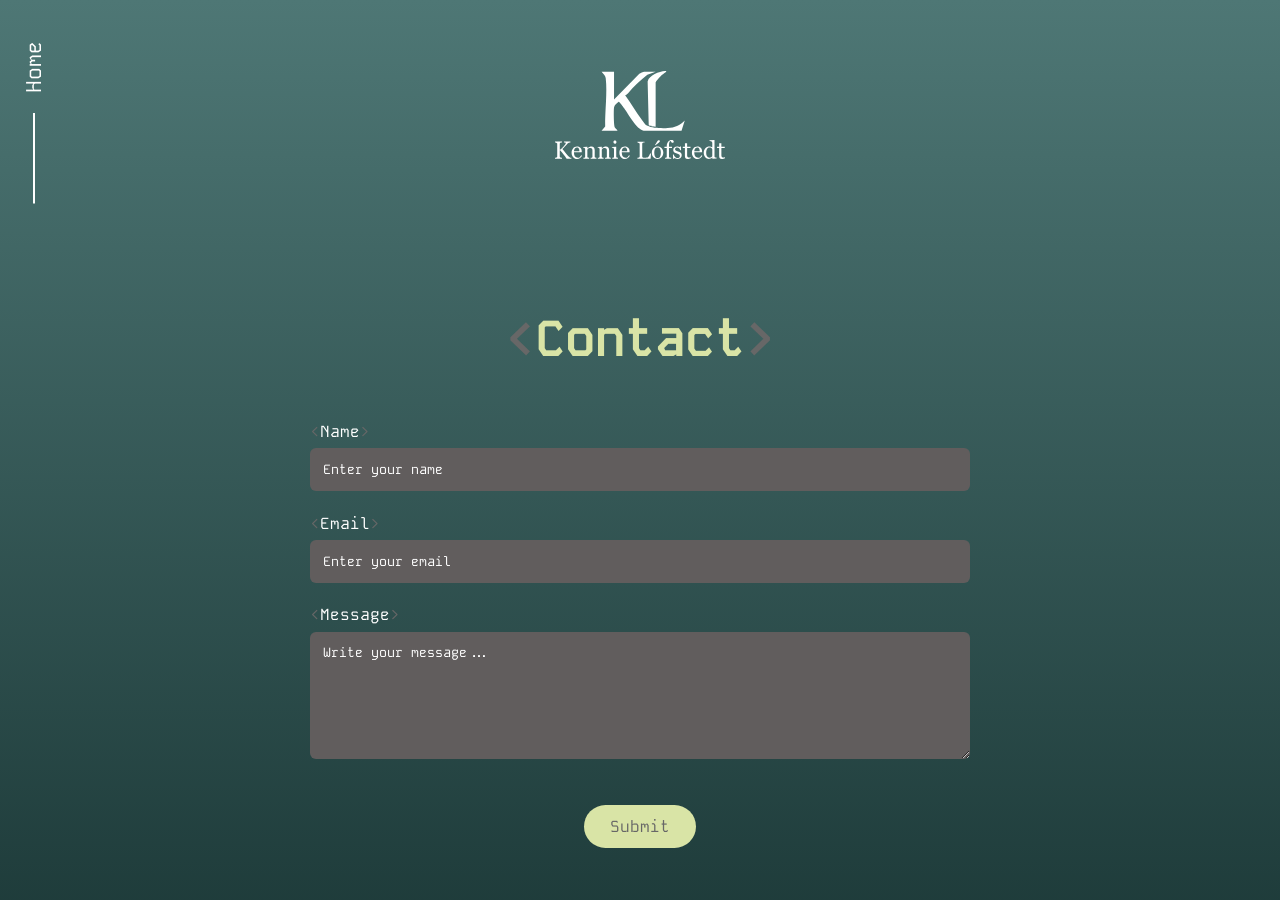
<file: contact.html>
<!DOCTYPE html>
<html lang="sv">
<head>
  <meta charset="UTF-8" />
  <meta name="viewport" content="width=device-width, initial-scale=1.0" />
  <title>KL Portfolio</title>
  <link rel="stylesheet" href="style.css" />
  <script src="typingEffect.js" defer></script>

    <!-- Fonts -->
  <link rel="preconnect" href="https://fonts.googleapis.com">
  <link rel="preconnect" href="https://fonts.gstatic.com" crossorigin>
  <link href="https://fonts.googleapis.com/css2?family=Kode+Mono:wght@400..700&display=swap" rel="stylesheet">    
</head>
<body>
<div class="container">
  
    <header class="site-header">

          <!-- Menu -->
          <div class="header_menu">

              <!-- Buttons -->
              <button class="header__home"><a href="index.html">Home</a></button>

              <!-- Line -->
              <div class="header__line">
                <svg width="2" height="91" viewBox="0 0 2 91" fill="none" xmlns="http://www.w3.org/2000/svg">
                  <path d="M1 0V90.5" stroke="currentColor" stroke-width="2"/>
                </svg>
              </div>
          </div>

          <!-- Branding -->
      <div class="site-logo">
            <svg width="170" height="88" viewBox="0 0 170 88" fill="" xmlns="http://www.w3.org/2000/svg">
                <g clip-path="url(#clip0_9_10)">
                    <path d="M90.5853 53.642C89.8867 53.062 87.3975 49.6228 86.8007 48.8585C80.9068 41.3319 75.8947 32.0788 70.1364 24.361C71.1131 24.361 72.5238 22.9349 73.0732 22.2661C78.472 15.6743 85.6273 9.32133 92.3351 3.83498L100.644 0.689201H89.2017C88.4081 0.689201 85.2272 2.1222 84.3387 2.77047L59.0337 28.5236V0.696025H46.5541C48.2836 3.22766 50.3251 3.88957 50.7321 7.28784C52.448 21.8226 49.8639 40.6358 50.1759 55.464L46.5609 59.8381H62.513C62.0315 58.5211 60.4512 57.8387 59.8272 56.6172C58.7149 54.4541 58.5996 39.5645 59.0066 36.4938C59.366 33.7847 61.8552 32.536 63.5982 30.639C64.29 30.482 68.373 36.0229 69.1665 37.1489C73.3106 43.0242 81.4562 58.0502 88.6523 59.6948L126.539 59.8654L129.76 49.3976C124.945 54.2494 119.648 56.4535 112.764 57.0403C107.589 57.4839 97.0285 57.2041 92.4775 54.8157L91.3584 54.2425L90.5853 53.642Z" fill="currentColor"/>
                    <path d="M93.7255 54.1811C95.611 55.4913 100.63 55.6551 100.63 55.6551L93.7255 54.1811Z" fill="currentColor"/>
                    <path d="M100.637 55.6551V11.4708C100.637 10.4541 105.73 5.02915 106.87 3.99193C107.121 3.75992 113.991 -0.40943 110.051 0.0272943C104.13 0.682381 94.2681 3.95782 92.6403 10.4063L93.7255 54.1811L100.63 55.6551H100.637Z" fill="currentColor"/>
                    <path d="M16.3658 87.6383H11.6182C10.7026 86.2122 9.692 84.7996 8.57291 83.4007C7.45382 82.0019 6.28725 80.6371 5.05965 79.3133H4.74766V85.2364C4.74766 85.5025 4.79513 85.7345 4.89687 85.946C4.9986 86.1576 5.17495 86.3213 5.43946 86.451C5.56832 86.5056 5.80571 86.5738 6.15161 86.6557C6.49751 86.7376 6.78237 86.7785 7.01297 86.7854V87.6383H0V86.7854C0.183124 86.7717 0.447636 86.7444 0.800319 86.7103C1.153 86.6762 1.39717 86.6284 1.5396 86.567C1.77698 86.4646 1.95332 86.3077 2.05506 86.103C2.15679 85.8983 2.21783 85.6526 2.21783 85.366V73.0831C2.21783 72.8102 2.17036 72.5782 2.08219 72.3734C1.99402 72.1687 1.81089 72.0118 1.5396 71.8821C1.32256 71.7798 1.07161 71.6842 0.779972 71.6092C0.48833 71.5341 0.2306 71.4795 0.00678237 71.4659V70.6129H7.02653V71.4659C6.80271 71.4727 6.52464 71.5068 6.1923 71.5751C5.85996 71.6433 5.60902 71.6979 5.45302 71.7525C5.18173 71.848 4.9986 72.0118 4.90365 72.2301C4.8087 72.4485 4.76122 72.701 4.76122 72.9603V78.8356H4.9986C5.71075 78.2283 6.41612 77.5937 7.10792 76.9318C7.79972 76.2698 8.43048 75.6148 8.99342 74.9597C9.62418 74.2295 10.0786 73.6495 10.3702 73.2128C10.6619 72.7761 10.8043 72.3939 10.8043 72.0527C10.8043 71.9299 10.7297 71.8344 10.5805 71.7593C10.4313 71.6842 10.2617 71.6228 10.0718 71.5751C9.848 71.5273 9.65131 71.5 9.47497 71.4864C9.29862 71.4727 9.15619 71.4659 9.04768 71.4591V70.6061H15.3892V71.4591C15.3892 71.4591 15.3146 71.4591 15.2332 71.4727C15.1518 71.4863 15.0636 71.4863 14.9619 71.5C14.8534 71.5068 14.7381 71.5273 14.6296 71.5478C14.521 71.5682 14.3786 71.6024 14.2023 71.6296C13.9242 71.6911 13.6393 71.7934 13.3409 71.9367C13.0425 72.08 12.7983 72.2506 12.6084 72.4553C11.7878 73.3902 10.94 74.3592 10.0515 75.3623C9.16298 76.3654 8.28127 77.2729 7.40634 78.0986C8.6136 79.477 9.6174 80.6576 10.4109 81.647C11.2045 82.6365 12.0455 83.6942 12.934 84.8269C13.2731 85.2568 13.6122 85.6048 13.9581 85.8641C14.2972 86.1234 14.5889 86.3213 14.833 86.4442C15.0365 86.5465 15.2942 86.6284 15.6062 86.683C15.9182 86.7376 16.1692 86.7717 16.3794 86.7785V87.6315L16.3658 87.6383Z" fill="currentColor"/>
                    <path d="M27.0413 84.861C26.5462 85.8027 25.8883 86.5533 25.0608 87.1129C24.2334 87.6725 23.2838 87.9522 22.2122 87.9522C21.2695 87.9522 20.4353 87.7816 19.7231 87.4473C19.011 87.1129 18.4277 86.6557 17.9665 86.0825C17.5053 85.5093 17.1594 84.8337 16.9356 84.0695C16.7117 83.3052 16.5964 82.4932 16.5964 81.6334C16.5964 80.8691 16.7185 80.1117 16.9627 79.3747C17.2068 78.6377 17.5595 77.969 18.0275 77.3753C18.4819 76.8089 19.0449 76.3517 19.7163 76.0037C20.3878 75.6557 21.1406 75.4851 21.9749 75.4851C22.8091 75.4851 23.5687 75.6216 24.1791 75.8945C24.7895 76.1675 25.2846 76.536 25.6712 77.0068C26.0375 77.4572 26.3088 77.9826 26.4851 78.5899C26.6615 79.1973 26.7564 79.8592 26.7564 80.5689V81.3604H18.9703C18.9703 82.1383 19.0449 82.8412 19.1941 83.4758C19.3433 84.1104 19.5739 84.6631 19.8927 85.1476C20.2047 85.6117 20.6048 85.9801 21.1067 86.2463C21.6086 86.5124 22.2055 86.6489 22.8973 86.6489C23.5891 86.6489 24.213 86.4851 24.7285 86.1507C25.244 85.8164 25.7391 85.2159 26.2138 84.3493L27.0481 84.8679L27.0413 84.861ZM24.4029 80.3505C24.4029 79.9069 24.3622 79.4293 24.2876 78.9175C24.213 78.4057 24.091 77.9826 23.9214 77.6346C23.7383 77.2661 23.4873 76.9659 23.1685 76.7407C22.8498 76.5155 22.4428 76.3927 21.9409 76.3927C21.1067 76.3927 20.4149 76.7407 19.8588 77.4367C19.3094 78.1328 19.0042 79.1017 18.9567 80.3505H24.3962H24.4029Z" fill="currentColor"/>
                    <path d="M41.3792 87.6383H35.6345V86.8468C35.8177 86.8331 36.0211 86.8126 36.2382 86.799C36.4552 86.7854 36.6383 86.7512 36.7808 86.7035C37.0046 86.6284 37.1674 86.5056 37.2759 86.3282C37.3844 86.1507 37.4387 85.9119 37.4387 85.6253V79.5453C37.4387 78.706 37.242 78.0577 36.8486 77.6005C36.4552 77.1433 35.9737 76.9181 35.4107 76.9181C34.9902 76.9181 34.6036 76.9864 34.2509 77.116C33.8983 77.2457 33.5931 77.4094 33.3218 77.6005C33.0573 77.7847 32.847 77.9826 32.691 78.1942C32.535 78.4057 32.4197 78.5763 32.3519 78.7059V85.5093C32.3519 85.7823 32.4061 86.0074 32.5214 86.178C32.6367 86.3486 32.7995 86.4919 33.0233 86.5875C33.1929 86.6694 33.3692 86.7308 33.5659 86.7649C33.7626 86.799 33.9593 86.8331 34.1696 86.8468V87.6383H28.4113V86.8468C28.5945 86.8331 28.7844 86.8126 28.9743 86.799C29.1642 86.7854 29.3405 86.7512 29.4829 86.7035C29.7068 86.6284 29.8695 86.5056 29.9781 86.3282C30.0866 86.1507 30.1408 85.9119 30.1408 85.6253V78.3306C30.1408 78.0577 30.0866 77.812 29.9713 77.58C29.856 77.348 29.6932 77.1638 29.4897 77.0205C29.3405 76.9249 29.1574 76.8567 28.9539 76.8089C28.7504 76.7612 28.5266 76.7339 28.2892 76.7202V75.9287L32.2027 75.6625L32.3722 75.8331V77.4981H32.4333C32.6232 77.3071 32.8606 77.0751 33.1454 76.8089C33.4303 76.5428 33.7016 76.3244 33.9593 76.1538C34.2509 75.9628 34.6036 75.799 35.0106 75.6762C35.4175 75.5533 35.8719 75.4851 36.3806 75.4851C37.5065 75.4851 38.3475 75.8399 38.8901 76.5496C39.4327 77.2593 39.704 78.201 39.704 79.3747V85.5298C39.704 85.8095 39.7514 86.0347 39.8464 86.2053C39.9414 86.3759 40.1041 86.5124 40.3347 86.6079C40.5246 86.6898 40.6874 86.7444 40.8298 86.7785C40.9723 86.8126 41.1622 86.8331 41.4063 86.8536V87.6452L41.3792 87.6383Z" fill="currentColor"/>
                    <path d="M55.8053 87.6383H50.0606V86.8468C50.2438 86.8331 50.4472 86.8126 50.6643 86.799C50.8813 86.7854 51.0644 86.7512 51.2069 86.7035C51.4307 86.6284 51.5935 86.5056 51.702 86.3282C51.8105 86.1507 51.8647 85.9119 51.8647 85.6253V79.5453C51.8647 78.706 51.6681 78.0577 51.2747 77.6005C50.8813 77.1433 50.3998 76.9181 49.8368 76.9181C49.4163 76.9181 49.0297 76.9864 48.677 77.116C48.3243 77.2457 48.0191 77.4094 47.7478 77.6005C47.4833 77.7847 47.2731 77.9826 47.1171 78.1942C46.9611 78.4057 46.8458 78.5763 46.778 78.7059V85.5093C46.778 85.7823 46.8322 86.0074 46.9475 86.178C47.0628 86.3486 47.2256 86.4919 47.4494 86.5875C47.619 86.6694 47.7953 86.7308 47.992 86.7649C48.1887 86.799 48.3854 86.8331 48.5956 86.8468V87.6383H42.8374V86.8468C43.0205 86.8331 43.2104 86.8126 43.4004 86.799C43.5903 86.7854 43.7666 86.7512 43.909 86.7035C44.1328 86.6284 44.2956 86.5056 44.4041 86.3282C44.5127 86.1507 44.5669 85.9119 44.5669 85.6253V78.3306C44.5669 78.0577 44.5127 77.812 44.3974 77.58C44.2821 77.348 44.1193 77.1638 43.9158 77.0205C43.7666 76.9249 43.5835 76.8567 43.38 76.8089C43.1765 76.7612 42.9527 76.7339 42.7153 76.7202V75.9287L46.6288 75.6625L46.7983 75.8331V77.4981H46.8594C47.0493 77.3071 47.2866 77.0751 47.5715 76.8089C47.8564 76.5428 48.1277 76.3244 48.3854 76.1538C48.677 75.9628 49.0297 75.799 49.4367 75.6762C49.8436 75.5533 50.298 75.4851 50.8067 75.4851C51.9326 75.4851 52.7736 75.8399 53.3162 76.5496C53.8588 77.2593 54.1301 78.201 54.1301 79.3747V85.5298C54.1301 85.8095 54.1775 86.0347 54.2725 86.2053C54.3674 86.3759 54.5302 86.5124 54.7608 86.6079C54.9507 86.6898 55.1135 86.7444 55.2559 86.7785C55.3984 86.8126 55.5883 86.8331 55.8324 86.8536V87.6452L55.8053 87.6383Z" fill="currentColor"/>
                    <path d="M62.9471 87.6383H57.2703V86.8468C57.4534 86.8331 57.6433 86.8126 57.8332 86.799C58.0231 86.7854 58.1995 86.7512 58.3419 86.7035C58.5657 86.6284 58.7285 86.5056 58.837 86.3282C58.9455 86.1507 58.9998 85.9119 58.9998 85.6253V78.3306C58.9998 78.0782 58.9455 77.8393 58.8302 77.6278C58.7149 77.4163 58.5522 77.2388 58.3487 77.0955C58.1995 77 57.9824 76.9181 57.6908 76.8499C57.3992 76.7816 57.1414 76.7407 56.9041 76.727V75.9355L61.0549 75.6694L61.2244 75.8399V85.482C61.2244 85.7618 61.2787 85.9938 61.3872 86.178C61.4957 86.3623 61.6585 86.4988 61.8891 86.5875C62.0654 86.6625 62.235 86.7171 62.3978 86.7581C62.5605 86.799 62.7505 86.8331 62.9539 86.8468V87.6383H62.9471ZM61.4618 71.0019C61.4618 71.4591 61.3126 71.8548 61.0142 72.196C60.7157 72.5372 60.3495 72.7078 59.9086 72.7078C59.5017 72.7078 59.149 72.544 58.8506 72.2233C58.5522 71.9026 58.403 71.5273 58.403 71.111C58.403 70.6743 58.5522 70.2854 58.8506 69.9578C59.149 69.6303 59.5017 69.4665 59.9086 69.4665C60.3631 69.4665 60.7361 69.6234 61.0209 69.9305C61.3058 70.2376 61.455 70.5993 61.455 71.0019H61.4618Z" fill="currentColor"/>
                    <path d="M74.8502 84.861C74.3551 85.8027 73.6972 86.5533 72.8697 87.1129C72.0423 87.6725 71.0927 87.9522 70.0211 87.9522C69.0784 87.9522 68.2442 87.7816 67.532 87.4473C66.8199 87.1129 66.2366 86.6557 65.7754 86.0825C65.3142 85.5093 64.9683 84.8337 64.7445 84.0695C64.5206 83.3052 64.4053 82.4932 64.4053 81.6334C64.4053 80.8691 64.5274 80.1117 64.7716 79.3747C65.0157 78.6377 65.3684 77.969 65.8364 77.3753C66.2908 76.8089 66.8538 76.3517 67.5252 76.0037C68.1967 75.6557 68.9495 75.4851 69.7838 75.4851C70.618 75.4851 71.3776 75.6216 71.988 75.8945C72.5984 76.1675 73.0935 76.536 73.4801 77.0068C73.8464 77.4572 74.1177 77.9826 74.294 78.5899C74.4704 79.1973 74.5653 79.8592 74.5653 80.5689V81.3604H66.7792C66.7792 82.1383 66.8538 82.8412 67.003 83.4758C67.1522 84.1104 67.3828 84.6631 67.7016 85.1476C68.0136 85.6117 68.4137 85.9801 68.9156 86.2463C69.4175 86.5124 70.0144 86.6489 70.7062 86.6489C71.398 86.6489 72.0219 86.4851 72.5374 86.1507C73.0528 85.8164 73.548 85.2159 74.0227 84.3493L74.857 84.8679L74.8502 84.861ZM72.2118 80.3505C72.2118 79.9069 72.1711 79.4293 72.0965 78.9175C72.0219 78.4057 71.8999 77.9826 71.7303 77.6346C71.5472 77.2661 71.2962 76.9659 70.9774 76.7407C70.6587 76.5155 70.2517 76.3927 69.7498 76.3927C68.9156 76.3927 68.2238 76.7407 67.6677 77.4367C67.1183 78.1328 66.8131 79.1017 66.7656 80.3505H72.2051H72.2118Z" fill="currentColor"/>
                    <path d="M95.9841 82.5819L95.6246 87.6452H82.4058V86.7922C82.5957 86.7785 82.8737 86.7512 83.2332 86.7103C83.5927 86.6694 83.8504 86.6216 83.9928 86.5533C84.2302 86.451 84.4066 86.294 84.5083 86.0961C84.61 85.8983 84.6711 85.639 84.6711 85.3319V73.1445C84.6711 72.8716 84.6236 72.6328 84.5354 72.428C84.4473 72.2233 84.2641 72.0527 83.9928 71.9231C83.8097 71.8275 83.552 71.732 83.2264 71.6433C82.9009 71.5546 82.6228 71.5 82.4125 71.4795V70.6265H89.5544V71.4795C89.3306 71.4863 89.0457 71.5273 88.693 71.6024C88.3403 71.6774 88.0826 71.7388 87.9266 71.7934C87.6553 71.889 87.4722 72.0527 87.3705 72.2847C87.2687 72.5167 87.2212 72.7624 87.2212 73.0285V84.4584C87.2212 84.9839 87.2484 85.3933 87.2959 85.6867C87.3433 85.9801 87.4654 86.2053 87.6621 86.3623C87.8452 86.5056 88.1165 86.6011 88.476 86.6421C88.8354 86.683 89.3441 86.7103 89.9952 86.7103C90.2869 86.7103 90.5921 86.7035 90.9108 86.683C91.2296 86.6625 91.528 86.6352 91.8197 86.5875C92.0978 86.5397 92.3555 86.4715 92.5861 86.3896C92.8167 86.3077 92.993 86.1985 93.1016 86.0689C93.4271 85.7004 93.8069 85.1408 94.241 84.397C94.6751 83.6532 94.9735 83.0459 95.143 82.5819H95.9908H95.9841Z" fill="currentColor"/>
                    <path d="M108.301 81.6061C108.301 82.4386 108.172 83.2574 107.907 84.0558C107.643 84.861 107.27 85.5434 106.788 86.103C106.239 86.7444 105.601 87.2153 104.876 87.5292C104.15 87.8431 103.343 88 102.441 88C101.695 88 100.983 87.8567 100.304 87.5769C99.6262 87.2971 99.0293 86.8809 98.5003 86.335C97.9848 85.7959 97.5711 85.1476 97.2659 84.3765C96.9607 83.6055 96.8047 82.7388 96.8047 81.7767C96.8047 79.9274 97.3405 78.4193 98.4121 77.2457C99.4837 76.072 100.888 75.4851 102.617 75.4851C104.347 75.4851 105.622 76.0447 106.693 77.1569C107.765 78.2692 108.301 79.7568 108.301 81.6129V81.6061ZM105.832 81.6334C105.832 81.0329 105.771 80.3983 105.656 79.7295C105.534 79.0608 105.357 78.4944 105.12 78.0304C104.862 77.5323 104.53 77.1365 104.116 76.8362C103.702 76.536 103.194 76.3859 102.597 76.3859C102 76.3859 101.457 76.536 101.023 76.843C100.589 77.1501 100.237 77.5596 99.9653 78.0918C99.7075 78.5763 99.5312 79.1359 99.4295 79.7568C99.3277 80.3778 99.2735 80.9851 99.2735 81.5651C99.2735 82.3294 99.3345 83.0459 99.4566 83.6942C99.5787 84.3424 99.7754 84.9293 100.047 85.4411C100.318 85.9528 100.657 86.3555 101.071 86.6489C101.485 86.9423 101.986 87.0856 102.597 87.0856C103.594 87.0856 104.381 86.6011 104.964 85.6321C105.547 84.6631 105.839 83.3257 105.839 81.6265L105.832 81.6334ZM104.842 70.1284C104.842 70.4355 104.774 70.6811 104.632 70.8722C104.489 71.0633 104.286 71.268 104.014 71.4864C103.614 71.8071 103.099 72.2165 102.461 72.7078C101.824 73.1991 101.132 73.745 100.393 74.3251L99.9381 73.9429C100.65 72.8784 101.152 72.1278 101.437 71.6911C101.722 71.2543 102.02 70.7767 102.346 70.2444C102.59 69.835 102.827 69.562 103.058 69.4119C103.289 69.2618 103.553 69.1867 103.858 69.1867C104.143 69.1867 104.381 69.2823 104.564 69.4801C104.747 69.678 104.835 69.8896 104.835 70.1216L104.842 70.1284Z" fill="currentColor"/>
                    <path d="M118.746 70.5105C118.746 70.8722 118.651 71.1725 118.461 71.4249C118.271 71.6774 117.979 71.7934 117.593 71.7934C117.349 71.7934 117.131 71.7388 116.942 71.6365C116.752 71.5341 116.582 71.3908 116.426 71.2134C116.27 71.036 116.121 70.8381 115.985 70.6129C115.85 70.3877 115.734 70.2103 115.639 70.0738C115.104 70.1011 114.697 70.4696 114.405 71.1929C114.113 71.9163 113.971 73.0695 113.971 74.6458V75.8536H116.996V77.0068H113.971V85.5025C113.971 85.7823 114.025 86.0074 114.134 86.1849C114.242 86.3623 114.412 86.4919 114.642 86.5806C114.832 86.6557 115.09 86.7103 115.402 86.7512C115.714 86.7922 115.992 86.8263 116.223 86.8399V87.6315H110.024V86.8399C110.207 86.8263 110.397 86.8058 110.586 86.7922C110.776 86.7785 110.953 86.7444 111.095 86.6966C111.319 86.6216 111.482 86.4988 111.59 86.3213C111.699 86.1439 111.753 85.9051 111.753 85.6185V77.0068H109.427V75.8536H111.753V75.0962C111.753 73.3015 112.214 71.848 113.143 70.7289C114.073 69.6166 115.226 69.0571 116.616 69.0571C117.321 69.0571 117.857 69.2004 118.217 69.4801C118.576 69.7599 118.752 70.1011 118.752 70.4969L118.746 70.5105Z" fill="currentColor"/>
                    <path d="M125.698 81.8449C126.023 82.1315 126.274 82.4659 126.45 82.8412C126.627 83.2165 126.715 83.6737 126.715 84.2196C126.715 85.3182 126.308 86.2122 125.494 86.9082C124.68 87.6042 123.622 87.9522 122.327 87.9522C121.642 87.9522 121.011 87.8294 120.434 87.5837C119.858 87.3381 119.444 87.1061 119.2 86.9014L118.963 87.6793H118.067L117.945 83.5645H118.766C118.827 83.8784 118.963 84.2401 119.173 84.6631C119.383 85.0862 119.627 85.4547 119.926 85.7959C120.238 86.1507 120.604 86.4442 121.038 86.6898C121.472 86.9287 121.96 87.0515 122.496 87.0515C123.256 87.0515 123.846 86.8741 124.26 86.5261C124.673 86.178 124.877 85.6731 124.877 85.0248C124.877 84.6904 124.809 84.397 124.68 84.1582C124.551 83.9194 124.355 83.701 124.104 83.5167C123.839 83.3325 123.52 83.1687 123.141 83.0186C122.761 82.8685 122.334 82.7252 121.866 82.5819C121.492 82.4727 121.079 82.3158 120.618 82.1179C120.156 81.92 119.77 81.6948 119.444 81.4287C119.092 81.1489 118.807 80.8077 118.583 80.3983C118.359 79.9888 118.251 79.5112 118.251 78.9584C118.251 77.9894 118.61 77.1706 119.322 76.5019C120.034 75.8331 120.997 75.4919 122.198 75.4919C122.659 75.4919 123.127 75.5533 123.609 75.6694C124.09 75.7854 124.484 75.9355 124.782 76.0992L125.053 75.4783H125.915L126.091 79.2792H125.27C125.101 78.4262 124.741 77.737 124.192 77.2047C123.643 76.6725 122.964 76.4063 122.171 76.4063C121.52 76.4063 121.004 76.5701 120.631 76.9045C120.258 77.2388 120.068 77.6346 120.068 78.0986C120.068 78.4603 120.129 78.7605 120.251 78.9994C120.373 79.2382 120.557 79.4429 120.807 79.6135C121.045 79.7705 121.343 79.9206 121.71 80.0639C122.076 80.2072 122.517 80.3641 123.052 80.5347C123.575 80.7053 124.07 80.8964 124.538 81.1216C125.006 81.3468 125.386 81.5924 125.691 81.8654L125.698 81.8449Z" fill="currentColor"/>
                    <path d="M135.742 87.1265C135.227 87.3449 134.738 87.5223 134.277 87.6724C133.816 87.8226 133.253 87.8976 132.582 87.8976C131.598 87.8976 130.9 87.6452 130.5 87.147C130.099 86.6489 129.896 85.9392 129.896 85.0316V77.0205H127.773V75.8672H129.943V72.1824H132.114V75.8672H135.485V77.0205H132.134V83.6327C132.134 84.1309 132.154 84.5403 132.188 84.8747C132.222 85.2091 132.31 85.4957 132.446 85.7413C132.575 85.9733 132.765 86.1507 133.016 86.2667C133.267 86.3827 133.613 86.4442 134.04 86.4442C134.237 86.4442 134.528 86.4237 134.915 86.3896C135.301 86.3555 135.573 86.3077 135.729 86.2531V87.1265H135.742Z" fill="currentColor"/>
                    <path d="M147.36 84.861C146.865 85.8027 146.207 86.5533 145.38 87.1129C144.553 87.6725 143.603 87.9522 142.531 87.9522C141.589 87.9522 140.754 87.7816 140.042 87.4473C139.33 87.1129 138.747 86.6557 138.286 86.0825C137.824 85.5093 137.479 84.8337 137.255 84.0695C137.031 83.3052 136.916 82.4932 136.916 81.6334C136.916 80.8691 137.038 80.1117 137.282 79.3747C137.526 78.6377 137.879 77.969 138.347 77.3753C138.801 76.8089 139.364 76.3517 140.036 76.0037C140.707 75.6557 141.46 75.4851 142.294 75.4851C143.128 75.4851 143.888 75.6216 144.498 75.8945C145.109 76.1675 145.604 76.536 145.99 77.0068C146.357 77.4572 146.628 77.9826 146.804 78.5899C146.981 79.1973 147.076 79.8592 147.076 80.5689V81.3604H139.289C139.289 82.1383 139.364 82.8412 139.513 83.4758C139.663 84.1104 139.893 84.6631 140.212 85.1476C140.524 85.6117 140.924 85.9801 141.426 86.2463C141.928 86.5124 142.525 86.6489 143.216 86.6489C143.908 86.6489 144.532 86.4851 145.048 86.1507C145.563 85.8164 146.058 85.2159 146.533 84.3493L147.367 84.8679L147.36 84.861ZM144.722 80.3505C144.722 79.9069 144.681 79.4293 144.607 78.9175C144.532 78.4057 144.41 77.9826 144.241 77.6346C144.057 77.2661 143.807 76.9659 143.488 76.7407C143.169 76.5155 142.762 76.3927 142.26 76.3927C141.426 76.3927 140.734 76.7407 140.178 77.4367C139.629 78.1328 139.323 79.1017 139.276 80.3505H144.715H144.722Z" fill="currentColor"/>
                    <path d="M161.59 87.4268L157.48 87.6929L157.303 87.5223V86.4169L157.208 86.3896C156.795 86.8536 156.286 87.2357 155.676 87.5292C155.065 87.8226 154.441 87.9727 153.804 87.9727C153.166 87.9727 152.495 87.8226 151.871 87.5223C151.247 87.2221 150.704 86.799 150.243 86.2599C149.775 85.7072 149.402 85.0453 149.131 84.2674C148.859 83.4894 148.717 82.6365 148.717 81.7016C148.717 80.8486 148.866 80.0366 149.158 79.2655C149.449 78.5012 149.856 77.8257 150.372 77.2525C150.853 76.7134 151.45 76.2903 152.149 75.9696C152.847 75.6489 153.566 75.4919 154.299 75.4919C154.848 75.4919 155.384 75.5602 155.913 75.7035C156.442 75.8468 156.896 76.0242 157.276 76.2357V72.1141C157.276 71.7798 157.222 71.4727 157.107 71.1929C156.998 70.9131 156.842 70.7084 156.639 70.5651C156.415 70.415 156.116 70.3058 155.737 70.2376C155.357 70.1694 154.95 70.1216 154.516 70.0875V69.3437L159.331 69.0775L159.508 69.255V85.1954C159.508 85.4752 159.562 85.714 159.67 85.9119C159.779 86.1098 159.935 86.2736 160.138 86.41C160.288 86.5056 160.505 86.567 160.796 86.5875C161.088 86.6079 161.346 86.6284 161.583 86.6352V87.4268H161.59ZM157.276 85.3524V78.433C157.215 78.2283 157.107 78.0031 156.964 77.7643C156.822 77.5254 156.646 77.3071 156.428 77.1024C156.198 76.9045 155.927 76.7339 155.621 76.6042C155.309 76.4746 154.95 76.4063 154.536 76.4063C154.061 76.4063 153.621 76.5292 153.22 76.7748C152.82 77.0205 152.468 77.3753 152.156 77.8393C151.864 78.2897 151.633 78.8561 151.457 79.5453C151.287 80.2345 151.199 81.0056 151.199 81.8449C151.199 82.5136 151.26 83.1278 151.389 83.6737C151.518 84.2196 151.728 84.7314 152.033 85.2022C152.312 85.6526 152.664 86.0074 153.098 86.2804C153.532 86.5533 154.041 86.6898 154.638 86.6898C155.275 86.6898 155.798 86.5465 156.211 86.2667C156.625 85.987 156.978 85.6799 157.263 85.3455L157.276 85.3524Z" fill="currentColor"/>
                    <path d="M170 87.1265C169.485 87.3449 168.996 87.5223 168.535 87.6724C168.074 87.8226 167.511 87.8976 166.839 87.8976C165.856 87.8976 165.157 87.6452 164.757 87.147C164.357 86.6489 164.154 85.9392 164.154 85.0316V77.0205H162.031V75.8672H164.201V72.1824H166.371V75.8672H169.742V77.0205H166.392V83.6327C166.392 84.1309 166.412 84.5403 166.446 84.8747C166.48 85.2091 166.568 85.4957 166.704 85.7413C166.833 85.9733 167.023 86.1507 167.273 86.2667C167.524 86.3827 167.87 86.4442 168.298 86.4442C168.494 86.4442 168.786 86.4237 169.173 86.3896C169.559 86.3555 169.83 86.3077 169.986 86.2531V87.1265H170Z" fill="currentColor"/>
                  </g>
                    <defs>
                    <clipPath id="clip0_9_10">
                    <rect width="170" height="88" fill="currentColor"/>
                    </clipPath>
                    </defs>
                  </svg>
      </div>
    </header>

        <div class="contact_content">

            <!-- Heading -->
            <h1><span class="typing">&lt;</span><span class="text-neon typing">Contact</span><span class="typing">&gt;</span></h1>

            <!-- Contact form -->
            <form class="contact-form">

            <label>
                <p><span>&lt;</span>Name<span>&gt;</span></p>
                <input type="text" name="name" placeholder="Enter your name" required>
            </label>

            <label>
                <p></p><span>&lt;</span>Email<span>&gt;</span></p>
                <input type="email" name="email" placeholder="Enter your email" required>
            </label>
            
            <label>
                <p></p><span>&lt;</span>Message<span>&gt;</span></p>
                <textarea name="message" placeholder="Write your message..." rows="6" required></textarea>
            </label>

            <button class="button-primary" type="submit">Submit</button>

            </form>
    </div>
</div>
</div>
</body>
</html>
</file>
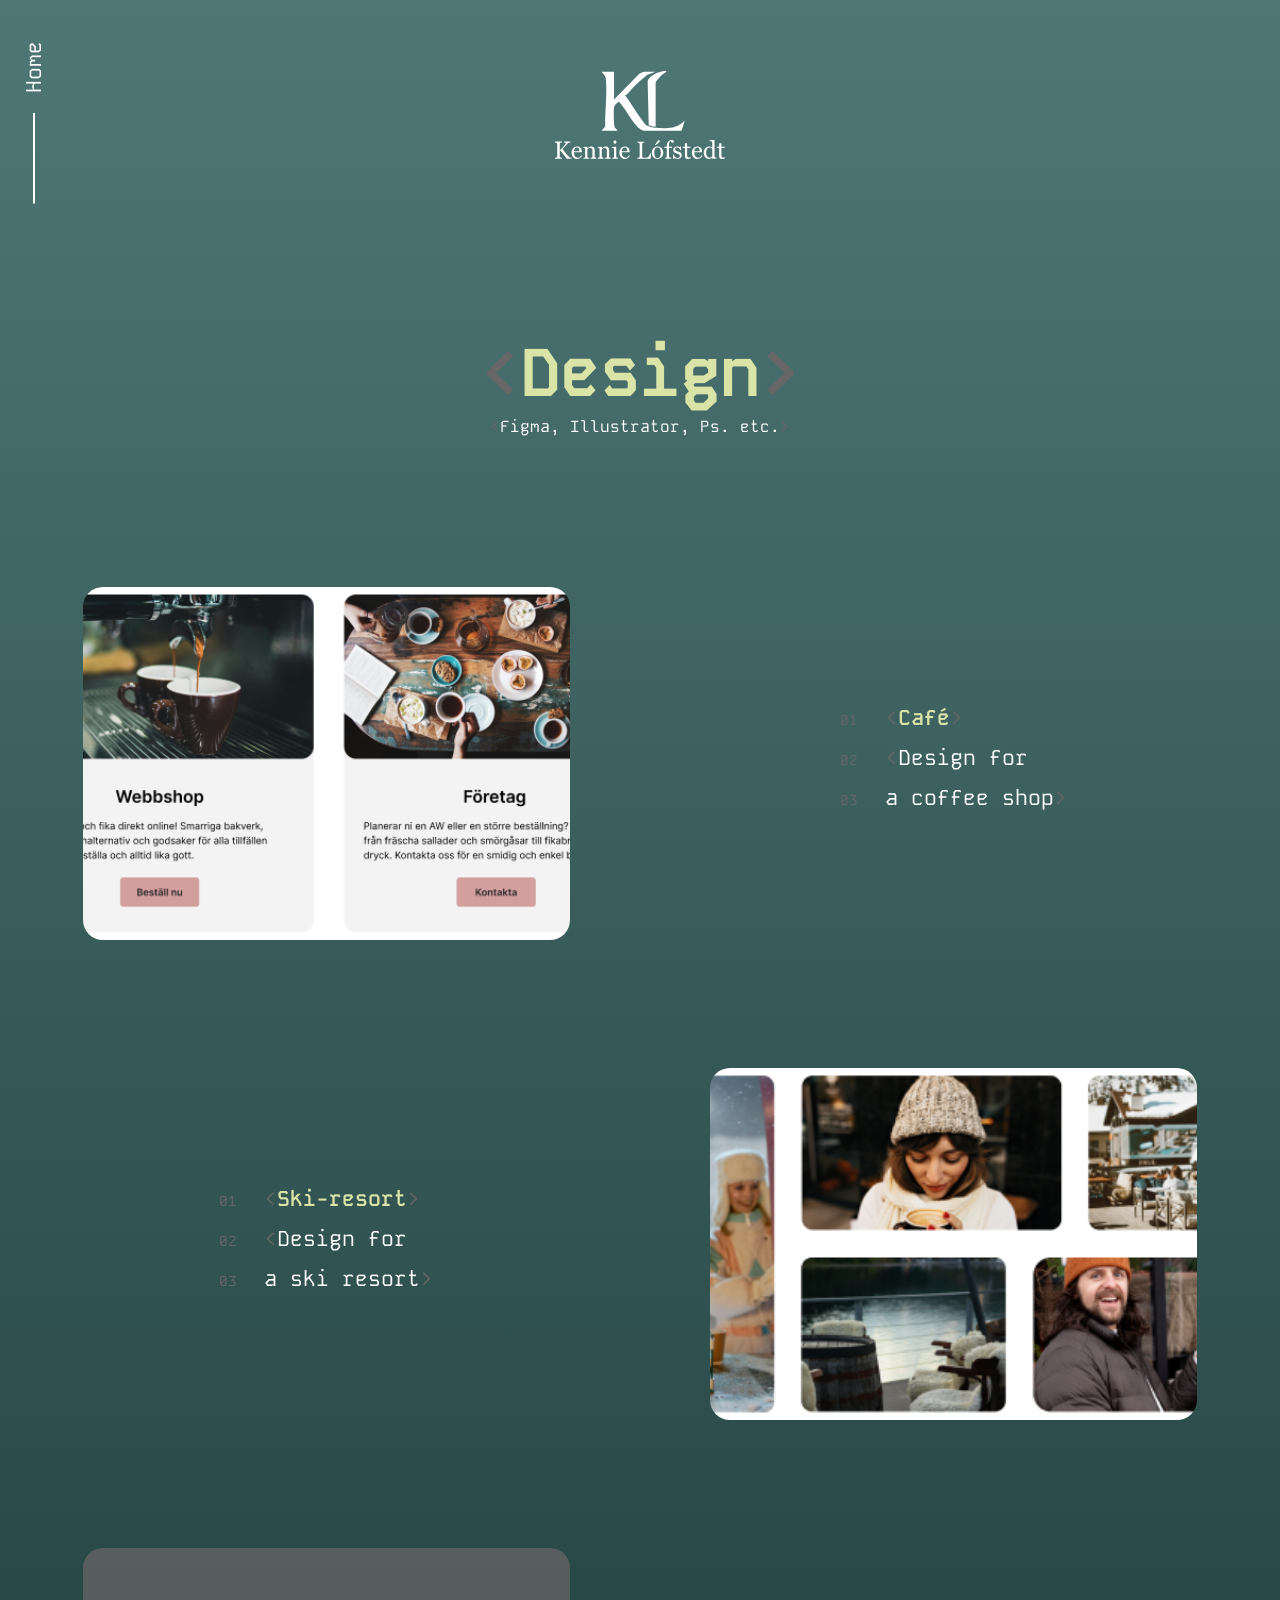
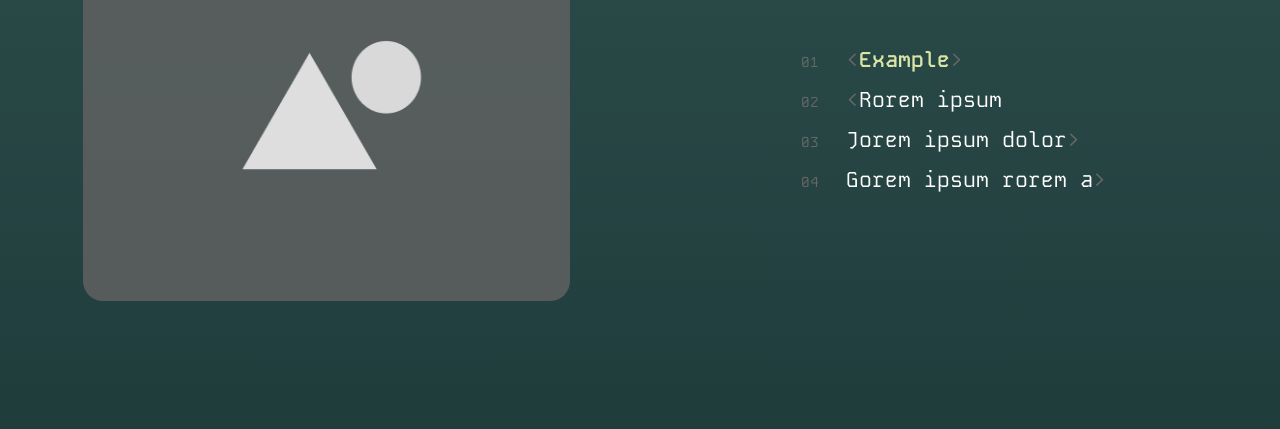
<file: design.html>
<!DOCTYPE html>
<html lang="sv">
<head>
  <meta charset="UTF-8" />
  <meta name="viewport" content="width=device-width, initial-scale=1.0" />
  <title>KL Portfolio</title>
  <link rel="stylesheet" href="style.css" />

    <!-- Fonts -->
  <link rel="preconnect" href="https://fonts.googleapis.com">
  <link rel="preconnect" href="https://fonts.gstatic.com" crossorigin>
  <link href="https://fonts.googleapis.com/css2?family=Kode+Mono:wght@400..700&display=swap" rel="stylesheet">    
</head>
<body>
<div class="container">
  
    <header class="site-header">

          <!-- Menu -->
          <div class="header_menu">

              <!-- Buttons -->
              <button class="header__home"><a href="index.html">Home</a></button>

              <!-- Line -->
              <div class="header__line">
                <svg width="2" height="91" viewBox="0 0 2 91" fill="none" xmlns="http://www.w3.org/2000/svg">
                  <path d="M1 0V90.5" stroke="currentColor" stroke-width="2"/>
                </svg>
              </div>
          </div>

          <!-- Branding -->
      <div class="site-logo">
            <svg width="170" height="88" viewBox="0 0 170 88" fill="" xmlns="http://www.w3.org/2000/svg">
                <g clip-path="url(#clip0_9_10)">
                    <path d="M90.5853 53.642C89.8867 53.062 87.3975 49.6228 86.8007 48.8585C80.9068 41.3319 75.8947 32.0788 70.1364 24.361C71.1131 24.361 72.5238 22.9349 73.0732 22.2661C78.472 15.6743 85.6273 9.32133 92.3351 3.83498L100.644 0.689201H89.2017C88.4081 0.689201 85.2272 2.1222 84.3387 2.77047L59.0337 28.5236V0.696025H46.5541C48.2836 3.22766 50.3251 3.88957 50.7321 7.28784C52.448 21.8226 49.8639 40.6358 50.1759 55.464L46.5609 59.8381H62.513C62.0315 58.5211 60.4512 57.8387 59.8272 56.6172C58.7149 54.4541 58.5996 39.5645 59.0066 36.4938C59.366 33.7847 61.8552 32.536 63.5982 30.639C64.29 30.482 68.373 36.0229 69.1665 37.1489C73.3106 43.0242 81.4562 58.0502 88.6523 59.6948L126.539 59.8654L129.76 49.3976C124.945 54.2494 119.648 56.4535 112.764 57.0403C107.589 57.4839 97.0285 57.2041 92.4775 54.8157L91.3584 54.2425L90.5853 53.642Z" fill="currentColor"/>
                    <path d="M93.7255 54.1811C95.611 55.4913 100.63 55.6551 100.63 55.6551L93.7255 54.1811Z" fill="currentColor"/>
                    <path d="M100.637 55.6551V11.4708C100.637 10.4541 105.73 5.02915 106.87 3.99193C107.121 3.75992 113.991 -0.40943 110.051 0.0272943C104.13 0.682381 94.2681 3.95782 92.6403 10.4063L93.7255 54.1811L100.63 55.6551H100.637Z" fill="currentColor"/>
                    <path d="M16.3658 87.6383H11.6182C10.7026 86.2122 9.692 84.7996 8.57291 83.4007C7.45382 82.0019 6.28725 80.6371 5.05965 79.3133H4.74766V85.2364C4.74766 85.5025 4.79513 85.7345 4.89687 85.946C4.9986 86.1576 5.17495 86.3213 5.43946 86.451C5.56832 86.5056 5.80571 86.5738 6.15161 86.6557C6.49751 86.7376 6.78237 86.7785 7.01297 86.7854V87.6383H0V86.7854C0.183124 86.7717 0.447636 86.7444 0.800319 86.7103C1.153 86.6762 1.39717 86.6284 1.5396 86.567C1.77698 86.4646 1.95332 86.3077 2.05506 86.103C2.15679 85.8983 2.21783 85.6526 2.21783 85.366V73.0831C2.21783 72.8102 2.17036 72.5782 2.08219 72.3734C1.99402 72.1687 1.81089 72.0118 1.5396 71.8821C1.32256 71.7798 1.07161 71.6842 0.779972 71.6092C0.48833 71.5341 0.2306 71.4795 0.00678237 71.4659V70.6129H7.02653V71.4659C6.80271 71.4727 6.52464 71.5068 6.1923 71.5751C5.85996 71.6433 5.60902 71.6979 5.45302 71.7525C5.18173 71.848 4.9986 72.0118 4.90365 72.2301C4.8087 72.4485 4.76122 72.701 4.76122 72.9603V78.8356H4.9986C5.71075 78.2283 6.41612 77.5937 7.10792 76.9318C7.79972 76.2698 8.43048 75.6148 8.99342 74.9597C9.62418 74.2295 10.0786 73.6495 10.3702 73.2128C10.6619 72.7761 10.8043 72.3939 10.8043 72.0527C10.8043 71.9299 10.7297 71.8344 10.5805 71.7593C10.4313 71.6842 10.2617 71.6228 10.0718 71.5751C9.848 71.5273 9.65131 71.5 9.47497 71.4864C9.29862 71.4727 9.15619 71.4659 9.04768 71.4591V70.6061H15.3892V71.4591C15.3892 71.4591 15.3146 71.4591 15.2332 71.4727C15.1518 71.4863 15.0636 71.4863 14.9619 71.5C14.8534 71.5068 14.7381 71.5273 14.6296 71.5478C14.521 71.5682 14.3786 71.6024 14.2023 71.6296C13.9242 71.6911 13.6393 71.7934 13.3409 71.9367C13.0425 72.08 12.7983 72.2506 12.6084 72.4553C11.7878 73.3902 10.94 74.3592 10.0515 75.3623C9.16298 76.3654 8.28127 77.2729 7.40634 78.0986C8.6136 79.477 9.6174 80.6576 10.4109 81.647C11.2045 82.6365 12.0455 83.6942 12.934 84.8269C13.2731 85.2568 13.6122 85.6048 13.9581 85.8641C14.2972 86.1234 14.5889 86.3213 14.833 86.4442C15.0365 86.5465 15.2942 86.6284 15.6062 86.683C15.9182 86.7376 16.1692 86.7717 16.3794 86.7785V87.6315L16.3658 87.6383Z" fill="currentColor"/>
                    <path d="M27.0413 84.861C26.5462 85.8027 25.8883 86.5533 25.0608 87.1129C24.2334 87.6725 23.2838 87.9522 22.2122 87.9522C21.2695 87.9522 20.4353 87.7816 19.7231 87.4473C19.011 87.1129 18.4277 86.6557 17.9665 86.0825C17.5053 85.5093 17.1594 84.8337 16.9356 84.0695C16.7117 83.3052 16.5964 82.4932 16.5964 81.6334C16.5964 80.8691 16.7185 80.1117 16.9627 79.3747C17.2068 78.6377 17.5595 77.969 18.0275 77.3753C18.4819 76.8089 19.0449 76.3517 19.7163 76.0037C20.3878 75.6557 21.1406 75.4851 21.9749 75.4851C22.8091 75.4851 23.5687 75.6216 24.1791 75.8945C24.7895 76.1675 25.2846 76.536 25.6712 77.0068C26.0375 77.4572 26.3088 77.9826 26.4851 78.5899C26.6615 79.1973 26.7564 79.8592 26.7564 80.5689V81.3604H18.9703C18.9703 82.1383 19.0449 82.8412 19.1941 83.4758C19.3433 84.1104 19.5739 84.6631 19.8927 85.1476C20.2047 85.6117 20.6048 85.9801 21.1067 86.2463C21.6086 86.5124 22.2055 86.6489 22.8973 86.6489C23.5891 86.6489 24.213 86.4851 24.7285 86.1507C25.244 85.8164 25.7391 85.2159 26.2138 84.3493L27.0481 84.8679L27.0413 84.861ZM24.4029 80.3505C24.4029 79.9069 24.3622 79.4293 24.2876 78.9175C24.213 78.4057 24.091 77.9826 23.9214 77.6346C23.7383 77.2661 23.4873 76.9659 23.1685 76.7407C22.8498 76.5155 22.4428 76.3927 21.9409 76.3927C21.1067 76.3927 20.4149 76.7407 19.8588 77.4367C19.3094 78.1328 19.0042 79.1017 18.9567 80.3505H24.3962H24.4029Z" fill="currentColor"/>
                    <path d="M41.3792 87.6383H35.6345V86.8468C35.8177 86.8331 36.0211 86.8126 36.2382 86.799C36.4552 86.7854 36.6383 86.7512 36.7808 86.7035C37.0046 86.6284 37.1674 86.5056 37.2759 86.3282C37.3844 86.1507 37.4387 85.9119 37.4387 85.6253V79.5453C37.4387 78.706 37.242 78.0577 36.8486 77.6005C36.4552 77.1433 35.9737 76.9181 35.4107 76.9181C34.9902 76.9181 34.6036 76.9864 34.2509 77.116C33.8983 77.2457 33.5931 77.4094 33.3218 77.6005C33.0573 77.7847 32.847 77.9826 32.691 78.1942C32.535 78.4057 32.4197 78.5763 32.3519 78.7059V85.5093C32.3519 85.7823 32.4061 86.0074 32.5214 86.178C32.6367 86.3486 32.7995 86.4919 33.0233 86.5875C33.1929 86.6694 33.3692 86.7308 33.5659 86.7649C33.7626 86.799 33.9593 86.8331 34.1696 86.8468V87.6383H28.4113V86.8468C28.5945 86.8331 28.7844 86.8126 28.9743 86.799C29.1642 86.7854 29.3405 86.7512 29.4829 86.7035C29.7068 86.6284 29.8695 86.5056 29.9781 86.3282C30.0866 86.1507 30.1408 85.9119 30.1408 85.6253V78.3306C30.1408 78.0577 30.0866 77.812 29.9713 77.58C29.856 77.348 29.6932 77.1638 29.4897 77.0205C29.3405 76.9249 29.1574 76.8567 28.9539 76.8089C28.7504 76.7612 28.5266 76.7339 28.2892 76.7202V75.9287L32.2027 75.6625L32.3722 75.8331V77.4981H32.4333C32.6232 77.3071 32.8606 77.0751 33.1454 76.8089C33.4303 76.5428 33.7016 76.3244 33.9593 76.1538C34.2509 75.9628 34.6036 75.799 35.0106 75.6762C35.4175 75.5533 35.8719 75.4851 36.3806 75.4851C37.5065 75.4851 38.3475 75.8399 38.8901 76.5496C39.4327 77.2593 39.704 78.201 39.704 79.3747V85.5298C39.704 85.8095 39.7514 86.0347 39.8464 86.2053C39.9414 86.3759 40.1041 86.5124 40.3347 86.6079C40.5246 86.6898 40.6874 86.7444 40.8298 86.7785C40.9723 86.8126 41.1622 86.8331 41.4063 86.8536V87.6452L41.3792 87.6383Z" fill="currentColor"/>
                    <path d="M55.8053 87.6383H50.0606V86.8468C50.2438 86.8331 50.4472 86.8126 50.6643 86.799C50.8813 86.7854 51.0644 86.7512 51.2069 86.7035C51.4307 86.6284 51.5935 86.5056 51.702 86.3282C51.8105 86.1507 51.8647 85.9119 51.8647 85.6253V79.5453C51.8647 78.706 51.6681 78.0577 51.2747 77.6005C50.8813 77.1433 50.3998 76.9181 49.8368 76.9181C49.4163 76.9181 49.0297 76.9864 48.677 77.116C48.3243 77.2457 48.0191 77.4094 47.7478 77.6005C47.4833 77.7847 47.2731 77.9826 47.1171 78.1942C46.9611 78.4057 46.8458 78.5763 46.778 78.7059V85.5093C46.778 85.7823 46.8322 86.0074 46.9475 86.178C47.0628 86.3486 47.2256 86.4919 47.4494 86.5875C47.619 86.6694 47.7953 86.7308 47.992 86.7649C48.1887 86.799 48.3854 86.8331 48.5956 86.8468V87.6383H42.8374V86.8468C43.0205 86.8331 43.2104 86.8126 43.4004 86.799C43.5903 86.7854 43.7666 86.7512 43.909 86.7035C44.1328 86.6284 44.2956 86.5056 44.4041 86.3282C44.5127 86.1507 44.5669 85.9119 44.5669 85.6253V78.3306C44.5669 78.0577 44.5127 77.812 44.3974 77.58C44.2821 77.348 44.1193 77.1638 43.9158 77.0205C43.7666 76.9249 43.5835 76.8567 43.38 76.8089C43.1765 76.7612 42.9527 76.7339 42.7153 76.7202V75.9287L46.6288 75.6625L46.7983 75.8331V77.4981H46.8594C47.0493 77.3071 47.2866 77.0751 47.5715 76.8089C47.8564 76.5428 48.1277 76.3244 48.3854 76.1538C48.677 75.9628 49.0297 75.799 49.4367 75.6762C49.8436 75.5533 50.298 75.4851 50.8067 75.4851C51.9326 75.4851 52.7736 75.8399 53.3162 76.5496C53.8588 77.2593 54.1301 78.201 54.1301 79.3747V85.5298C54.1301 85.8095 54.1775 86.0347 54.2725 86.2053C54.3674 86.3759 54.5302 86.5124 54.7608 86.6079C54.9507 86.6898 55.1135 86.7444 55.2559 86.7785C55.3984 86.8126 55.5883 86.8331 55.8324 86.8536V87.6452L55.8053 87.6383Z" fill="currentColor"/>
                    <path d="M62.9471 87.6383H57.2703V86.8468C57.4534 86.8331 57.6433 86.8126 57.8332 86.799C58.0231 86.7854 58.1995 86.7512 58.3419 86.7035C58.5657 86.6284 58.7285 86.5056 58.837 86.3282C58.9455 86.1507 58.9998 85.9119 58.9998 85.6253V78.3306C58.9998 78.0782 58.9455 77.8393 58.8302 77.6278C58.7149 77.4163 58.5522 77.2388 58.3487 77.0955C58.1995 77 57.9824 76.9181 57.6908 76.8499C57.3992 76.7816 57.1414 76.7407 56.9041 76.727V75.9355L61.0549 75.6694L61.2244 75.8399V85.482C61.2244 85.7618 61.2787 85.9938 61.3872 86.178C61.4957 86.3623 61.6585 86.4988 61.8891 86.5875C62.0654 86.6625 62.235 86.7171 62.3978 86.7581C62.5605 86.799 62.7505 86.8331 62.9539 86.8468V87.6383H62.9471ZM61.4618 71.0019C61.4618 71.4591 61.3126 71.8548 61.0142 72.196C60.7157 72.5372 60.3495 72.7078 59.9086 72.7078C59.5017 72.7078 59.149 72.544 58.8506 72.2233C58.5522 71.9026 58.403 71.5273 58.403 71.111C58.403 70.6743 58.5522 70.2854 58.8506 69.9578C59.149 69.6303 59.5017 69.4665 59.9086 69.4665C60.3631 69.4665 60.7361 69.6234 61.0209 69.9305C61.3058 70.2376 61.455 70.5993 61.455 71.0019H61.4618Z" fill="currentColor"/>
                    <path d="M74.8502 84.861C74.3551 85.8027 73.6972 86.5533 72.8697 87.1129C72.0423 87.6725 71.0927 87.9522 70.0211 87.9522C69.0784 87.9522 68.2442 87.7816 67.532 87.4473C66.8199 87.1129 66.2366 86.6557 65.7754 86.0825C65.3142 85.5093 64.9683 84.8337 64.7445 84.0695C64.5206 83.3052 64.4053 82.4932 64.4053 81.6334C64.4053 80.8691 64.5274 80.1117 64.7716 79.3747C65.0157 78.6377 65.3684 77.969 65.8364 77.3753C66.2908 76.8089 66.8538 76.3517 67.5252 76.0037C68.1967 75.6557 68.9495 75.4851 69.7838 75.4851C70.618 75.4851 71.3776 75.6216 71.988 75.8945C72.5984 76.1675 73.0935 76.536 73.4801 77.0068C73.8464 77.4572 74.1177 77.9826 74.294 78.5899C74.4704 79.1973 74.5653 79.8592 74.5653 80.5689V81.3604H66.7792C66.7792 82.1383 66.8538 82.8412 67.003 83.4758C67.1522 84.1104 67.3828 84.6631 67.7016 85.1476C68.0136 85.6117 68.4137 85.9801 68.9156 86.2463C69.4175 86.5124 70.0144 86.6489 70.7062 86.6489C71.398 86.6489 72.0219 86.4851 72.5374 86.1507C73.0528 85.8164 73.548 85.2159 74.0227 84.3493L74.857 84.8679L74.8502 84.861ZM72.2118 80.3505C72.2118 79.9069 72.1711 79.4293 72.0965 78.9175C72.0219 78.4057 71.8999 77.9826 71.7303 77.6346C71.5472 77.2661 71.2962 76.9659 70.9774 76.7407C70.6587 76.5155 70.2517 76.3927 69.7498 76.3927C68.9156 76.3927 68.2238 76.7407 67.6677 77.4367C67.1183 78.1328 66.8131 79.1017 66.7656 80.3505H72.2051H72.2118Z" fill="currentColor"/>
                    <path d="M95.9841 82.5819L95.6246 87.6452H82.4058V86.7922C82.5957 86.7785 82.8737 86.7512 83.2332 86.7103C83.5927 86.6694 83.8504 86.6216 83.9928 86.5533C84.2302 86.451 84.4066 86.294 84.5083 86.0961C84.61 85.8983 84.6711 85.639 84.6711 85.3319V73.1445C84.6711 72.8716 84.6236 72.6328 84.5354 72.428C84.4473 72.2233 84.2641 72.0527 83.9928 71.9231C83.8097 71.8275 83.552 71.732 83.2264 71.6433C82.9009 71.5546 82.6228 71.5 82.4125 71.4795V70.6265H89.5544V71.4795C89.3306 71.4863 89.0457 71.5273 88.693 71.6024C88.3403 71.6774 88.0826 71.7388 87.9266 71.7934C87.6553 71.889 87.4722 72.0527 87.3705 72.2847C87.2687 72.5167 87.2212 72.7624 87.2212 73.0285V84.4584C87.2212 84.9839 87.2484 85.3933 87.2959 85.6867C87.3433 85.9801 87.4654 86.2053 87.6621 86.3623C87.8452 86.5056 88.1165 86.6011 88.476 86.6421C88.8354 86.683 89.3441 86.7103 89.9952 86.7103C90.2869 86.7103 90.5921 86.7035 90.9108 86.683C91.2296 86.6625 91.528 86.6352 91.8197 86.5875C92.0978 86.5397 92.3555 86.4715 92.5861 86.3896C92.8167 86.3077 92.993 86.1985 93.1016 86.0689C93.4271 85.7004 93.8069 85.1408 94.241 84.397C94.6751 83.6532 94.9735 83.0459 95.143 82.5819H95.9908H95.9841Z" fill="currentColor"/>
                    <path d="M108.301 81.6061C108.301 82.4386 108.172 83.2574 107.907 84.0558C107.643 84.861 107.27 85.5434 106.788 86.103C106.239 86.7444 105.601 87.2153 104.876 87.5292C104.15 87.8431 103.343 88 102.441 88C101.695 88 100.983 87.8567 100.304 87.5769C99.6262 87.2971 99.0293 86.8809 98.5003 86.335C97.9848 85.7959 97.5711 85.1476 97.2659 84.3765C96.9607 83.6055 96.8047 82.7388 96.8047 81.7767C96.8047 79.9274 97.3405 78.4193 98.4121 77.2457C99.4837 76.072 100.888 75.4851 102.617 75.4851C104.347 75.4851 105.622 76.0447 106.693 77.1569C107.765 78.2692 108.301 79.7568 108.301 81.6129V81.6061ZM105.832 81.6334C105.832 81.0329 105.771 80.3983 105.656 79.7295C105.534 79.0608 105.357 78.4944 105.12 78.0304C104.862 77.5323 104.53 77.1365 104.116 76.8362C103.702 76.536 103.194 76.3859 102.597 76.3859C102 76.3859 101.457 76.536 101.023 76.843C100.589 77.1501 100.237 77.5596 99.9653 78.0918C99.7075 78.5763 99.5312 79.1359 99.4295 79.7568C99.3277 80.3778 99.2735 80.9851 99.2735 81.5651C99.2735 82.3294 99.3345 83.0459 99.4566 83.6942C99.5787 84.3424 99.7754 84.9293 100.047 85.4411C100.318 85.9528 100.657 86.3555 101.071 86.6489C101.485 86.9423 101.986 87.0856 102.597 87.0856C103.594 87.0856 104.381 86.6011 104.964 85.6321C105.547 84.6631 105.839 83.3257 105.839 81.6265L105.832 81.6334ZM104.842 70.1284C104.842 70.4355 104.774 70.6811 104.632 70.8722C104.489 71.0633 104.286 71.268 104.014 71.4864C103.614 71.8071 103.099 72.2165 102.461 72.7078C101.824 73.1991 101.132 73.745 100.393 74.3251L99.9381 73.9429C100.65 72.8784 101.152 72.1278 101.437 71.6911C101.722 71.2543 102.02 70.7767 102.346 70.2444C102.59 69.835 102.827 69.562 103.058 69.4119C103.289 69.2618 103.553 69.1867 103.858 69.1867C104.143 69.1867 104.381 69.2823 104.564 69.4801C104.747 69.678 104.835 69.8896 104.835 70.1216L104.842 70.1284Z" fill="currentColor"/>
                    <path d="M118.746 70.5105C118.746 70.8722 118.651 71.1725 118.461 71.4249C118.271 71.6774 117.979 71.7934 117.593 71.7934C117.349 71.7934 117.131 71.7388 116.942 71.6365C116.752 71.5341 116.582 71.3908 116.426 71.2134C116.27 71.036 116.121 70.8381 115.985 70.6129C115.85 70.3877 115.734 70.2103 115.639 70.0738C115.104 70.1011 114.697 70.4696 114.405 71.1929C114.113 71.9163 113.971 73.0695 113.971 74.6458V75.8536H116.996V77.0068H113.971V85.5025C113.971 85.7823 114.025 86.0074 114.134 86.1849C114.242 86.3623 114.412 86.4919 114.642 86.5806C114.832 86.6557 115.09 86.7103 115.402 86.7512C115.714 86.7922 115.992 86.8263 116.223 86.8399V87.6315H110.024V86.8399C110.207 86.8263 110.397 86.8058 110.586 86.7922C110.776 86.7785 110.953 86.7444 111.095 86.6966C111.319 86.6216 111.482 86.4988 111.59 86.3213C111.699 86.1439 111.753 85.9051 111.753 85.6185V77.0068H109.427V75.8536H111.753V75.0962C111.753 73.3015 112.214 71.848 113.143 70.7289C114.073 69.6166 115.226 69.0571 116.616 69.0571C117.321 69.0571 117.857 69.2004 118.217 69.4801C118.576 69.7599 118.752 70.1011 118.752 70.4969L118.746 70.5105Z" fill="currentColor"/>
                    <path d="M125.698 81.8449C126.023 82.1315 126.274 82.4659 126.45 82.8412C126.627 83.2165 126.715 83.6737 126.715 84.2196C126.715 85.3182 126.308 86.2122 125.494 86.9082C124.68 87.6042 123.622 87.9522 122.327 87.9522C121.642 87.9522 121.011 87.8294 120.434 87.5837C119.858 87.3381 119.444 87.1061 119.2 86.9014L118.963 87.6793H118.067L117.945 83.5645H118.766C118.827 83.8784 118.963 84.2401 119.173 84.6631C119.383 85.0862 119.627 85.4547 119.926 85.7959C120.238 86.1507 120.604 86.4442 121.038 86.6898C121.472 86.9287 121.96 87.0515 122.496 87.0515C123.256 87.0515 123.846 86.8741 124.26 86.5261C124.673 86.178 124.877 85.6731 124.877 85.0248C124.877 84.6904 124.809 84.397 124.68 84.1582C124.551 83.9194 124.355 83.701 124.104 83.5167C123.839 83.3325 123.52 83.1687 123.141 83.0186C122.761 82.8685 122.334 82.7252 121.866 82.5819C121.492 82.4727 121.079 82.3158 120.618 82.1179C120.156 81.92 119.77 81.6948 119.444 81.4287C119.092 81.1489 118.807 80.8077 118.583 80.3983C118.359 79.9888 118.251 79.5112 118.251 78.9584C118.251 77.9894 118.61 77.1706 119.322 76.5019C120.034 75.8331 120.997 75.4919 122.198 75.4919C122.659 75.4919 123.127 75.5533 123.609 75.6694C124.09 75.7854 124.484 75.9355 124.782 76.0992L125.053 75.4783H125.915L126.091 79.2792H125.27C125.101 78.4262 124.741 77.737 124.192 77.2047C123.643 76.6725 122.964 76.4063 122.171 76.4063C121.52 76.4063 121.004 76.5701 120.631 76.9045C120.258 77.2388 120.068 77.6346 120.068 78.0986C120.068 78.4603 120.129 78.7605 120.251 78.9994C120.373 79.2382 120.557 79.4429 120.807 79.6135C121.045 79.7705 121.343 79.9206 121.71 80.0639C122.076 80.2072 122.517 80.3641 123.052 80.5347C123.575 80.7053 124.07 80.8964 124.538 81.1216C125.006 81.3468 125.386 81.5924 125.691 81.8654L125.698 81.8449Z" fill="currentColor"/>
                    <path d="M135.742 87.1265C135.227 87.3449 134.738 87.5223 134.277 87.6724C133.816 87.8226 133.253 87.8976 132.582 87.8976C131.598 87.8976 130.9 87.6452 130.5 87.147C130.099 86.6489 129.896 85.9392 129.896 85.0316V77.0205H127.773V75.8672H129.943V72.1824H132.114V75.8672H135.485V77.0205H132.134V83.6327C132.134 84.1309 132.154 84.5403 132.188 84.8747C132.222 85.2091 132.31 85.4957 132.446 85.7413C132.575 85.9733 132.765 86.1507 133.016 86.2667C133.267 86.3827 133.613 86.4442 134.04 86.4442C134.237 86.4442 134.528 86.4237 134.915 86.3896C135.301 86.3555 135.573 86.3077 135.729 86.2531V87.1265H135.742Z" fill="currentColor"/>
                    <path d="M147.36 84.861C146.865 85.8027 146.207 86.5533 145.38 87.1129C144.553 87.6725 143.603 87.9522 142.531 87.9522C141.589 87.9522 140.754 87.7816 140.042 87.4473C139.33 87.1129 138.747 86.6557 138.286 86.0825C137.824 85.5093 137.479 84.8337 137.255 84.0695C137.031 83.3052 136.916 82.4932 136.916 81.6334C136.916 80.8691 137.038 80.1117 137.282 79.3747C137.526 78.6377 137.879 77.969 138.347 77.3753C138.801 76.8089 139.364 76.3517 140.036 76.0037C140.707 75.6557 141.46 75.4851 142.294 75.4851C143.128 75.4851 143.888 75.6216 144.498 75.8945C145.109 76.1675 145.604 76.536 145.99 77.0068C146.357 77.4572 146.628 77.9826 146.804 78.5899C146.981 79.1973 147.076 79.8592 147.076 80.5689V81.3604H139.289C139.289 82.1383 139.364 82.8412 139.513 83.4758C139.663 84.1104 139.893 84.6631 140.212 85.1476C140.524 85.6117 140.924 85.9801 141.426 86.2463C141.928 86.5124 142.525 86.6489 143.216 86.6489C143.908 86.6489 144.532 86.4851 145.048 86.1507C145.563 85.8164 146.058 85.2159 146.533 84.3493L147.367 84.8679L147.36 84.861ZM144.722 80.3505C144.722 79.9069 144.681 79.4293 144.607 78.9175C144.532 78.4057 144.41 77.9826 144.241 77.6346C144.057 77.2661 143.807 76.9659 143.488 76.7407C143.169 76.5155 142.762 76.3927 142.26 76.3927C141.426 76.3927 140.734 76.7407 140.178 77.4367C139.629 78.1328 139.323 79.1017 139.276 80.3505H144.715H144.722Z" fill="currentColor"/>
                    <path d="M161.59 87.4268L157.48 87.6929L157.303 87.5223V86.4169L157.208 86.3896C156.795 86.8536 156.286 87.2357 155.676 87.5292C155.065 87.8226 154.441 87.9727 153.804 87.9727C153.166 87.9727 152.495 87.8226 151.871 87.5223C151.247 87.2221 150.704 86.799 150.243 86.2599C149.775 85.7072 149.402 85.0453 149.131 84.2674C148.859 83.4894 148.717 82.6365 148.717 81.7016C148.717 80.8486 148.866 80.0366 149.158 79.2655C149.449 78.5012 149.856 77.8257 150.372 77.2525C150.853 76.7134 151.45 76.2903 152.149 75.9696C152.847 75.6489 153.566 75.4919 154.299 75.4919C154.848 75.4919 155.384 75.5602 155.913 75.7035C156.442 75.8468 156.896 76.0242 157.276 76.2357V72.1141C157.276 71.7798 157.222 71.4727 157.107 71.1929C156.998 70.9131 156.842 70.7084 156.639 70.5651C156.415 70.415 156.116 70.3058 155.737 70.2376C155.357 70.1694 154.95 70.1216 154.516 70.0875V69.3437L159.331 69.0775L159.508 69.255V85.1954C159.508 85.4752 159.562 85.714 159.67 85.9119C159.779 86.1098 159.935 86.2736 160.138 86.41C160.288 86.5056 160.505 86.567 160.796 86.5875C161.088 86.6079 161.346 86.6284 161.583 86.6352V87.4268H161.59ZM157.276 85.3524V78.433C157.215 78.2283 157.107 78.0031 156.964 77.7643C156.822 77.5254 156.646 77.3071 156.428 77.1024C156.198 76.9045 155.927 76.7339 155.621 76.6042C155.309 76.4746 154.95 76.4063 154.536 76.4063C154.061 76.4063 153.621 76.5292 153.22 76.7748C152.82 77.0205 152.468 77.3753 152.156 77.8393C151.864 78.2897 151.633 78.8561 151.457 79.5453C151.287 80.2345 151.199 81.0056 151.199 81.8449C151.199 82.5136 151.26 83.1278 151.389 83.6737C151.518 84.2196 151.728 84.7314 152.033 85.2022C152.312 85.6526 152.664 86.0074 153.098 86.2804C153.532 86.5533 154.041 86.6898 154.638 86.6898C155.275 86.6898 155.798 86.5465 156.211 86.2667C156.625 85.987 156.978 85.6799 157.263 85.3455L157.276 85.3524Z" fill="currentColor"/>
                    <path d="M170 87.1265C169.485 87.3449 168.996 87.5223 168.535 87.6724C168.074 87.8226 167.511 87.8976 166.839 87.8976C165.856 87.8976 165.157 87.6452 164.757 87.147C164.357 86.6489 164.154 85.9392 164.154 85.0316V77.0205H162.031V75.8672H164.201V72.1824H166.371V75.8672H169.742V77.0205H166.392V83.6327C166.392 84.1309 166.412 84.5403 166.446 84.8747C166.48 85.2091 166.568 85.4957 166.704 85.7413C166.833 85.9733 167.023 86.1507 167.273 86.2667C167.524 86.3827 167.87 86.4442 168.298 86.4442C168.494 86.4442 168.786 86.4237 169.173 86.3896C169.559 86.3555 169.83 86.3077 169.986 86.2531V87.1265H170Z" fill="currentColor"/>
                  </g>
                    <defs>
                    <clipPath id="clip0_9_10">
                    <rect width="170" height="88" fill="currentColor"/>
                    </clipPath>
                    </defs>
                  </svg>
      </div>
    </header>
            <div class="project_heading">
            <!-- Heading -->
             <h1><span>&lt;</span>Design<span>&gt;</span></h1>
            <p><span>&lt;</span>Figma, Illustrator, Ps. etc.<span>&gt;</span></p>
            </div>

            <!-- Projects -->
             <div class="project">

                <!-- Card 1 -->
                <section class="project_card">
                    <img class="project_image" src="assets/images/design-example-2.png" alt="">
                        
                    <div class="project__information">
                        <p><span>01</span> <span>&lt;</span><span class="tag-neon">Café</span><span>&gt;</span></p>
                        <p><span>02</span> <span>&lt;</span>Design for</p>
                        <p><span>03</span> a coffee shop<span>&gt;</span></p>
                    </div>
                </section>

                <!-- Card 2 -->
                <section class="project_card">
                    <img class="project_image" src="assets/images/design-example-1.png" alt="">
                    
                    <div class="project__information">
                        <p><span>01</span> <span>&lt;</span><span class="tag-neon">Ski-resort</span><span>&gt;</span></p>
                        <p><span>02</span> <span>&lt;</span>Design for</p>
                        <p><span>03</span> a ski resort<span>&gt;</span></p>
                    </div>
                </section>

                <!-- Card 3 -->
                <section class="project_card">
                    <img class="project_image" src="assets/images/image-placeholder.png" alt="">
                        
                    <div class="project__information">
                        <p><span>01</span> <span>&lt;</span><span class="tag-neon">Example</span><span>&gt;</span></p>
                        <p><span>02</span> <span>&lt;</span>Rorem ipsum</p>
                        <p><span>03</span> Jorem ipsum dolor<span>&gt;</span></p>
                        <p><span>04</span> Gorem ipsum rorem a<span>&gt;</span></p>
                    </div>
                </section>
            </div>
</div>
</div>
</body>
</html>
</file>
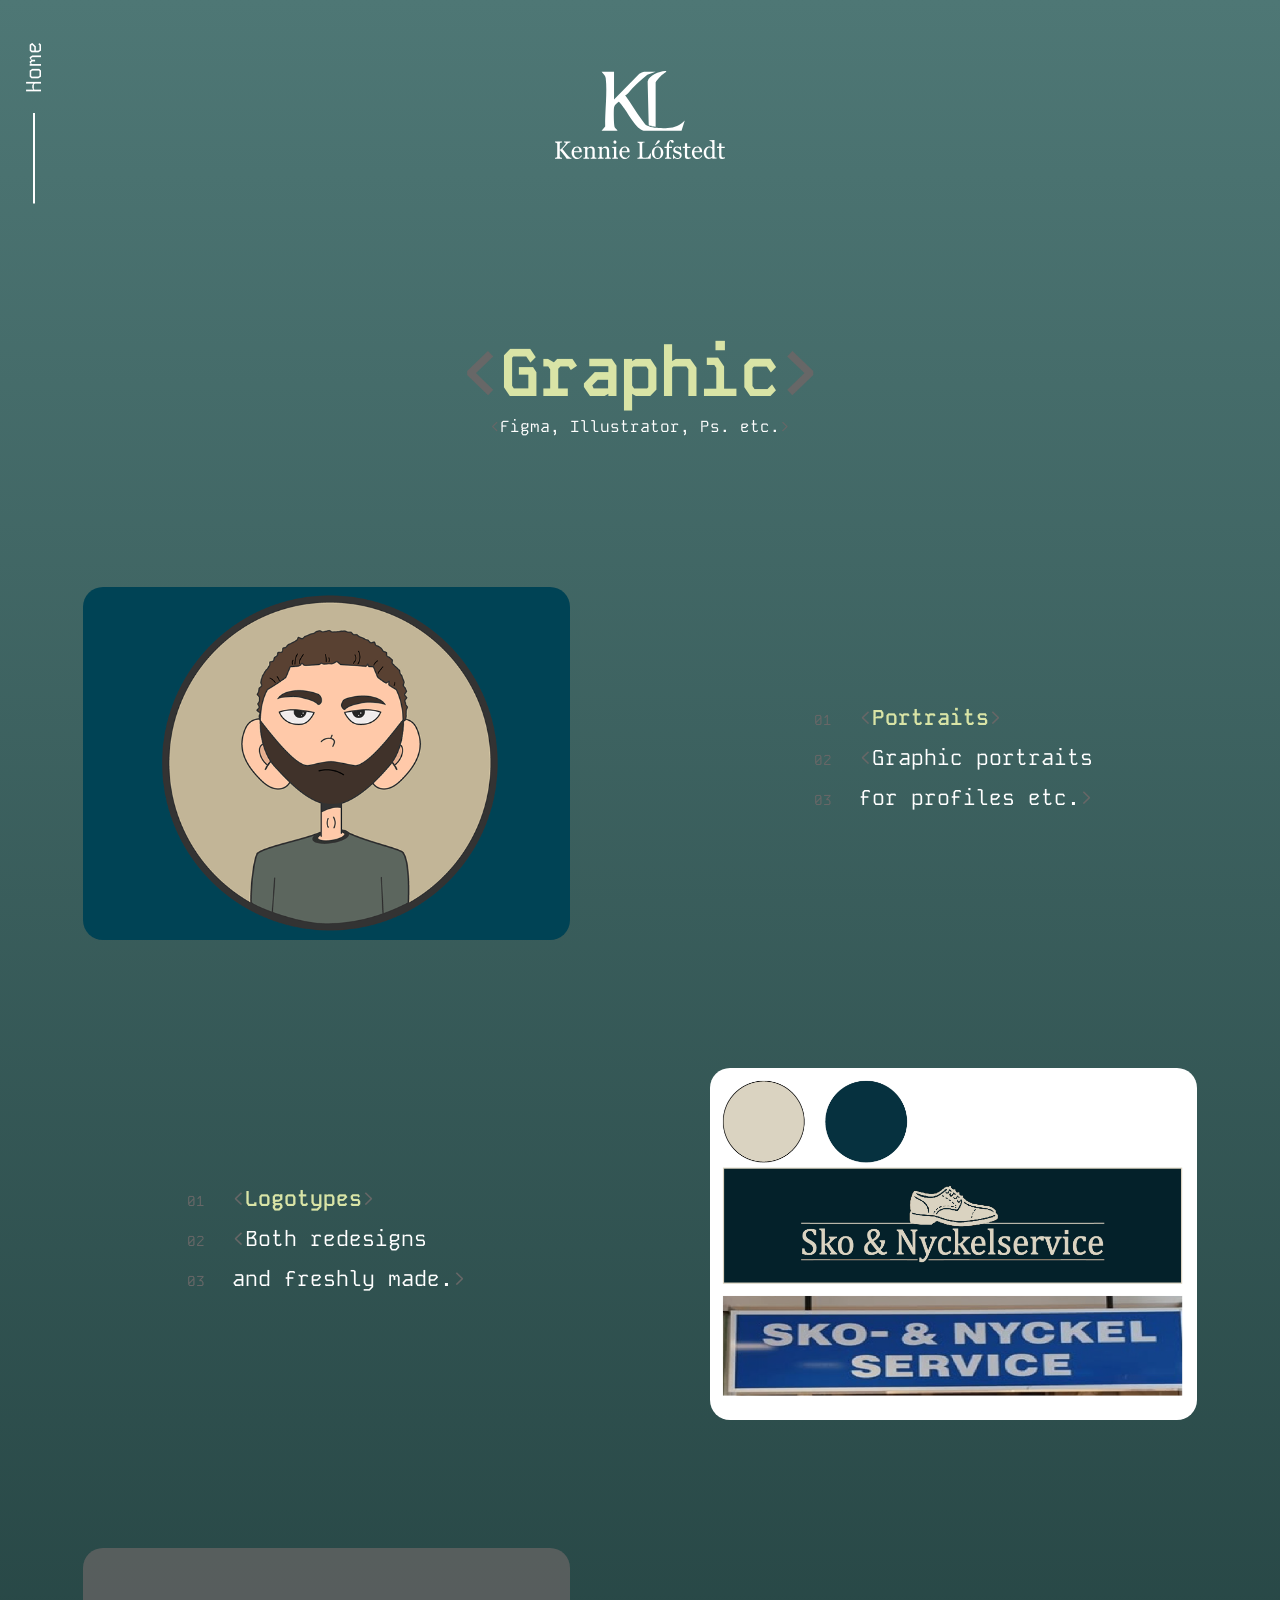
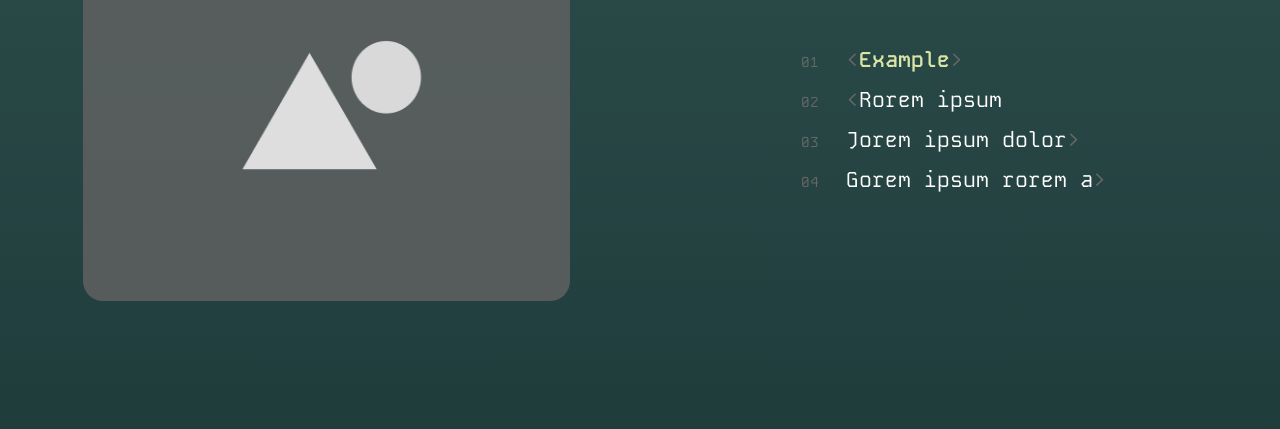
<file: graphics.html>
<!DOCTYPE html>
<html lang="sv">
<head>
  <meta charset="UTF-8" />
  <meta name="viewport" content="width=device-width, initial-scale=1.0" />
  <title>KL Portfolio</title>
  <link rel="stylesheet" href="style.css" />
  <script src="typingEffect.js" defer></script>

    <!-- Fonts -->
  <link rel="preconnect" href="https://fonts.googleapis.com">
  <link rel="preconnect" href="https://fonts.gstatic.com" crossorigin>
  <link href="https://fonts.googleapis.com/css2?family=Kode+Mono:wght@400..700&display=swap" rel="stylesheet">    
</head>
<body>
<div class="container">
  
    <header class="site-header">

          <!-- Menu -->
          <div class="header_menu">

              <!-- Buttons -->
              <button class="header__home"><a href="index.html">Home</a></button>

              <!-- Line -->
              <div class="header__line">
                <svg width="2" height="91" viewBox="0 0 2 91" fill="none" xmlns="http://www.w3.org/2000/svg">
                  <path d="M1 0V90.5" stroke="currentColor" stroke-width="2"/>
                </svg>
              </div>
          </div>

          <!-- Branding -->
      <div class="site-logo">
            <svg width="170" height="88" viewBox="0 0 170 88" fill="" xmlns="http://www.w3.org/2000/svg">
                <g clip-path="url(#clip0_9_10)">
                    <path d="M90.5853 53.642C89.8867 53.062 87.3975 49.6228 86.8007 48.8585C80.9068 41.3319 75.8947 32.0788 70.1364 24.361C71.1131 24.361 72.5238 22.9349 73.0732 22.2661C78.472 15.6743 85.6273 9.32133 92.3351 3.83498L100.644 0.689201H89.2017C88.4081 0.689201 85.2272 2.1222 84.3387 2.77047L59.0337 28.5236V0.696025H46.5541C48.2836 3.22766 50.3251 3.88957 50.7321 7.28784C52.448 21.8226 49.8639 40.6358 50.1759 55.464L46.5609 59.8381H62.513C62.0315 58.5211 60.4512 57.8387 59.8272 56.6172C58.7149 54.4541 58.5996 39.5645 59.0066 36.4938C59.366 33.7847 61.8552 32.536 63.5982 30.639C64.29 30.482 68.373 36.0229 69.1665 37.1489C73.3106 43.0242 81.4562 58.0502 88.6523 59.6948L126.539 59.8654L129.76 49.3976C124.945 54.2494 119.648 56.4535 112.764 57.0403C107.589 57.4839 97.0285 57.2041 92.4775 54.8157L91.3584 54.2425L90.5853 53.642Z" fill="currentColor"/>
                    <path d="M93.7255 54.1811C95.611 55.4913 100.63 55.6551 100.63 55.6551L93.7255 54.1811Z" fill="currentColor"/>
                    <path d="M100.637 55.6551V11.4708C100.637 10.4541 105.73 5.02915 106.87 3.99193C107.121 3.75992 113.991 -0.40943 110.051 0.0272943C104.13 0.682381 94.2681 3.95782 92.6403 10.4063L93.7255 54.1811L100.63 55.6551H100.637Z" fill="currentColor"/>
                    <path d="M16.3658 87.6383H11.6182C10.7026 86.2122 9.692 84.7996 8.57291 83.4007C7.45382 82.0019 6.28725 80.6371 5.05965 79.3133H4.74766V85.2364C4.74766 85.5025 4.79513 85.7345 4.89687 85.946C4.9986 86.1576 5.17495 86.3213 5.43946 86.451C5.56832 86.5056 5.80571 86.5738 6.15161 86.6557C6.49751 86.7376 6.78237 86.7785 7.01297 86.7854V87.6383H0V86.7854C0.183124 86.7717 0.447636 86.7444 0.800319 86.7103C1.153 86.6762 1.39717 86.6284 1.5396 86.567C1.77698 86.4646 1.95332 86.3077 2.05506 86.103C2.15679 85.8983 2.21783 85.6526 2.21783 85.366V73.0831C2.21783 72.8102 2.17036 72.5782 2.08219 72.3734C1.99402 72.1687 1.81089 72.0118 1.5396 71.8821C1.32256 71.7798 1.07161 71.6842 0.779972 71.6092C0.48833 71.5341 0.2306 71.4795 0.00678237 71.4659V70.6129H7.02653V71.4659C6.80271 71.4727 6.52464 71.5068 6.1923 71.5751C5.85996 71.6433 5.60902 71.6979 5.45302 71.7525C5.18173 71.848 4.9986 72.0118 4.90365 72.2301C4.8087 72.4485 4.76122 72.701 4.76122 72.9603V78.8356H4.9986C5.71075 78.2283 6.41612 77.5937 7.10792 76.9318C7.79972 76.2698 8.43048 75.6148 8.99342 74.9597C9.62418 74.2295 10.0786 73.6495 10.3702 73.2128C10.6619 72.7761 10.8043 72.3939 10.8043 72.0527C10.8043 71.9299 10.7297 71.8344 10.5805 71.7593C10.4313 71.6842 10.2617 71.6228 10.0718 71.5751C9.848 71.5273 9.65131 71.5 9.47497 71.4864C9.29862 71.4727 9.15619 71.4659 9.04768 71.4591V70.6061H15.3892V71.4591C15.3892 71.4591 15.3146 71.4591 15.2332 71.4727C15.1518 71.4863 15.0636 71.4863 14.9619 71.5C14.8534 71.5068 14.7381 71.5273 14.6296 71.5478C14.521 71.5682 14.3786 71.6024 14.2023 71.6296C13.9242 71.6911 13.6393 71.7934 13.3409 71.9367C13.0425 72.08 12.7983 72.2506 12.6084 72.4553C11.7878 73.3902 10.94 74.3592 10.0515 75.3623C9.16298 76.3654 8.28127 77.2729 7.40634 78.0986C8.6136 79.477 9.6174 80.6576 10.4109 81.647C11.2045 82.6365 12.0455 83.6942 12.934 84.8269C13.2731 85.2568 13.6122 85.6048 13.9581 85.8641C14.2972 86.1234 14.5889 86.3213 14.833 86.4442C15.0365 86.5465 15.2942 86.6284 15.6062 86.683C15.9182 86.7376 16.1692 86.7717 16.3794 86.7785V87.6315L16.3658 87.6383Z" fill="currentColor"/>
                    <path d="M27.0413 84.861C26.5462 85.8027 25.8883 86.5533 25.0608 87.1129C24.2334 87.6725 23.2838 87.9522 22.2122 87.9522C21.2695 87.9522 20.4353 87.7816 19.7231 87.4473C19.011 87.1129 18.4277 86.6557 17.9665 86.0825C17.5053 85.5093 17.1594 84.8337 16.9356 84.0695C16.7117 83.3052 16.5964 82.4932 16.5964 81.6334C16.5964 80.8691 16.7185 80.1117 16.9627 79.3747C17.2068 78.6377 17.5595 77.969 18.0275 77.3753C18.4819 76.8089 19.0449 76.3517 19.7163 76.0037C20.3878 75.6557 21.1406 75.4851 21.9749 75.4851C22.8091 75.4851 23.5687 75.6216 24.1791 75.8945C24.7895 76.1675 25.2846 76.536 25.6712 77.0068C26.0375 77.4572 26.3088 77.9826 26.4851 78.5899C26.6615 79.1973 26.7564 79.8592 26.7564 80.5689V81.3604H18.9703C18.9703 82.1383 19.0449 82.8412 19.1941 83.4758C19.3433 84.1104 19.5739 84.6631 19.8927 85.1476C20.2047 85.6117 20.6048 85.9801 21.1067 86.2463C21.6086 86.5124 22.2055 86.6489 22.8973 86.6489C23.5891 86.6489 24.213 86.4851 24.7285 86.1507C25.244 85.8164 25.7391 85.2159 26.2138 84.3493L27.0481 84.8679L27.0413 84.861ZM24.4029 80.3505C24.4029 79.9069 24.3622 79.4293 24.2876 78.9175C24.213 78.4057 24.091 77.9826 23.9214 77.6346C23.7383 77.2661 23.4873 76.9659 23.1685 76.7407C22.8498 76.5155 22.4428 76.3927 21.9409 76.3927C21.1067 76.3927 20.4149 76.7407 19.8588 77.4367C19.3094 78.1328 19.0042 79.1017 18.9567 80.3505H24.3962H24.4029Z" fill="currentColor"/>
                    <path d="M41.3792 87.6383H35.6345V86.8468C35.8177 86.8331 36.0211 86.8126 36.2382 86.799C36.4552 86.7854 36.6383 86.7512 36.7808 86.7035C37.0046 86.6284 37.1674 86.5056 37.2759 86.3282C37.3844 86.1507 37.4387 85.9119 37.4387 85.6253V79.5453C37.4387 78.706 37.242 78.0577 36.8486 77.6005C36.4552 77.1433 35.9737 76.9181 35.4107 76.9181C34.9902 76.9181 34.6036 76.9864 34.2509 77.116C33.8983 77.2457 33.5931 77.4094 33.3218 77.6005C33.0573 77.7847 32.847 77.9826 32.691 78.1942C32.535 78.4057 32.4197 78.5763 32.3519 78.7059V85.5093C32.3519 85.7823 32.4061 86.0074 32.5214 86.178C32.6367 86.3486 32.7995 86.4919 33.0233 86.5875C33.1929 86.6694 33.3692 86.7308 33.5659 86.7649C33.7626 86.799 33.9593 86.8331 34.1696 86.8468V87.6383H28.4113V86.8468C28.5945 86.8331 28.7844 86.8126 28.9743 86.799C29.1642 86.7854 29.3405 86.7512 29.4829 86.7035C29.7068 86.6284 29.8695 86.5056 29.9781 86.3282C30.0866 86.1507 30.1408 85.9119 30.1408 85.6253V78.3306C30.1408 78.0577 30.0866 77.812 29.9713 77.58C29.856 77.348 29.6932 77.1638 29.4897 77.0205C29.3405 76.9249 29.1574 76.8567 28.9539 76.8089C28.7504 76.7612 28.5266 76.7339 28.2892 76.7202V75.9287L32.2027 75.6625L32.3722 75.8331V77.4981H32.4333C32.6232 77.3071 32.8606 77.0751 33.1454 76.8089C33.4303 76.5428 33.7016 76.3244 33.9593 76.1538C34.2509 75.9628 34.6036 75.799 35.0106 75.6762C35.4175 75.5533 35.8719 75.4851 36.3806 75.4851C37.5065 75.4851 38.3475 75.8399 38.8901 76.5496C39.4327 77.2593 39.704 78.201 39.704 79.3747V85.5298C39.704 85.8095 39.7514 86.0347 39.8464 86.2053C39.9414 86.3759 40.1041 86.5124 40.3347 86.6079C40.5246 86.6898 40.6874 86.7444 40.8298 86.7785C40.9723 86.8126 41.1622 86.8331 41.4063 86.8536V87.6452L41.3792 87.6383Z" fill="currentColor"/>
                    <path d="M55.8053 87.6383H50.0606V86.8468C50.2438 86.8331 50.4472 86.8126 50.6643 86.799C50.8813 86.7854 51.0644 86.7512 51.2069 86.7035C51.4307 86.6284 51.5935 86.5056 51.702 86.3282C51.8105 86.1507 51.8647 85.9119 51.8647 85.6253V79.5453C51.8647 78.706 51.6681 78.0577 51.2747 77.6005C50.8813 77.1433 50.3998 76.9181 49.8368 76.9181C49.4163 76.9181 49.0297 76.9864 48.677 77.116C48.3243 77.2457 48.0191 77.4094 47.7478 77.6005C47.4833 77.7847 47.2731 77.9826 47.1171 78.1942C46.9611 78.4057 46.8458 78.5763 46.778 78.7059V85.5093C46.778 85.7823 46.8322 86.0074 46.9475 86.178C47.0628 86.3486 47.2256 86.4919 47.4494 86.5875C47.619 86.6694 47.7953 86.7308 47.992 86.7649C48.1887 86.799 48.3854 86.8331 48.5956 86.8468V87.6383H42.8374V86.8468C43.0205 86.8331 43.2104 86.8126 43.4004 86.799C43.5903 86.7854 43.7666 86.7512 43.909 86.7035C44.1328 86.6284 44.2956 86.5056 44.4041 86.3282C44.5127 86.1507 44.5669 85.9119 44.5669 85.6253V78.3306C44.5669 78.0577 44.5127 77.812 44.3974 77.58C44.2821 77.348 44.1193 77.1638 43.9158 77.0205C43.7666 76.9249 43.5835 76.8567 43.38 76.8089C43.1765 76.7612 42.9527 76.7339 42.7153 76.7202V75.9287L46.6288 75.6625L46.7983 75.8331V77.4981H46.8594C47.0493 77.3071 47.2866 77.0751 47.5715 76.8089C47.8564 76.5428 48.1277 76.3244 48.3854 76.1538C48.677 75.9628 49.0297 75.799 49.4367 75.6762C49.8436 75.5533 50.298 75.4851 50.8067 75.4851C51.9326 75.4851 52.7736 75.8399 53.3162 76.5496C53.8588 77.2593 54.1301 78.201 54.1301 79.3747V85.5298C54.1301 85.8095 54.1775 86.0347 54.2725 86.2053C54.3674 86.3759 54.5302 86.5124 54.7608 86.6079C54.9507 86.6898 55.1135 86.7444 55.2559 86.7785C55.3984 86.8126 55.5883 86.8331 55.8324 86.8536V87.6452L55.8053 87.6383Z" fill="currentColor"/>
                    <path d="M62.9471 87.6383H57.2703V86.8468C57.4534 86.8331 57.6433 86.8126 57.8332 86.799C58.0231 86.7854 58.1995 86.7512 58.3419 86.7035C58.5657 86.6284 58.7285 86.5056 58.837 86.3282C58.9455 86.1507 58.9998 85.9119 58.9998 85.6253V78.3306C58.9998 78.0782 58.9455 77.8393 58.8302 77.6278C58.7149 77.4163 58.5522 77.2388 58.3487 77.0955C58.1995 77 57.9824 76.9181 57.6908 76.8499C57.3992 76.7816 57.1414 76.7407 56.9041 76.727V75.9355L61.0549 75.6694L61.2244 75.8399V85.482C61.2244 85.7618 61.2787 85.9938 61.3872 86.178C61.4957 86.3623 61.6585 86.4988 61.8891 86.5875C62.0654 86.6625 62.235 86.7171 62.3978 86.7581C62.5605 86.799 62.7505 86.8331 62.9539 86.8468V87.6383H62.9471ZM61.4618 71.0019C61.4618 71.4591 61.3126 71.8548 61.0142 72.196C60.7157 72.5372 60.3495 72.7078 59.9086 72.7078C59.5017 72.7078 59.149 72.544 58.8506 72.2233C58.5522 71.9026 58.403 71.5273 58.403 71.111C58.403 70.6743 58.5522 70.2854 58.8506 69.9578C59.149 69.6303 59.5017 69.4665 59.9086 69.4665C60.3631 69.4665 60.7361 69.6234 61.0209 69.9305C61.3058 70.2376 61.455 70.5993 61.455 71.0019H61.4618Z" fill="currentColor"/>
                    <path d="M74.8502 84.861C74.3551 85.8027 73.6972 86.5533 72.8697 87.1129C72.0423 87.6725 71.0927 87.9522 70.0211 87.9522C69.0784 87.9522 68.2442 87.7816 67.532 87.4473C66.8199 87.1129 66.2366 86.6557 65.7754 86.0825C65.3142 85.5093 64.9683 84.8337 64.7445 84.0695C64.5206 83.3052 64.4053 82.4932 64.4053 81.6334C64.4053 80.8691 64.5274 80.1117 64.7716 79.3747C65.0157 78.6377 65.3684 77.969 65.8364 77.3753C66.2908 76.8089 66.8538 76.3517 67.5252 76.0037C68.1967 75.6557 68.9495 75.4851 69.7838 75.4851C70.618 75.4851 71.3776 75.6216 71.988 75.8945C72.5984 76.1675 73.0935 76.536 73.4801 77.0068C73.8464 77.4572 74.1177 77.9826 74.294 78.5899C74.4704 79.1973 74.5653 79.8592 74.5653 80.5689V81.3604H66.7792C66.7792 82.1383 66.8538 82.8412 67.003 83.4758C67.1522 84.1104 67.3828 84.6631 67.7016 85.1476C68.0136 85.6117 68.4137 85.9801 68.9156 86.2463C69.4175 86.5124 70.0144 86.6489 70.7062 86.6489C71.398 86.6489 72.0219 86.4851 72.5374 86.1507C73.0528 85.8164 73.548 85.2159 74.0227 84.3493L74.857 84.8679L74.8502 84.861ZM72.2118 80.3505C72.2118 79.9069 72.1711 79.4293 72.0965 78.9175C72.0219 78.4057 71.8999 77.9826 71.7303 77.6346C71.5472 77.2661 71.2962 76.9659 70.9774 76.7407C70.6587 76.5155 70.2517 76.3927 69.7498 76.3927C68.9156 76.3927 68.2238 76.7407 67.6677 77.4367C67.1183 78.1328 66.8131 79.1017 66.7656 80.3505H72.2051H72.2118Z" fill="currentColor"/>
                    <path d="M95.9841 82.5819L95.6246 87.6452H82.4058V86.7922C82.5957 86.7785 82.8737 86.7512 83.2332 86.7103C83.5927 86.6694 83.8504 86.6216 83.9928 86.5533C84.2302 86.451 84.4066 86.294 84.5083 86.0961C84.61 85.8983 84.6711 85.639 84.6711 85.3319V73.1445C84.6711 72.8716 84.6236 72.6328 84.5354 72.428C84.4473 72.2233 84.2641 72.0527 83.9928 71.9231C83.8097 71.8275 83.552 71.732 83.2264 71.6433C82.9009 71.5546 82.6228 71.5 82.4125 71.4795V70.6265H89.5544V71.4795C89.3306 71.4863 89.0457 71.5273 88.693 71.6024C88.3403 71.6774 88.0826 71.7388 87.9266 71.7934C87.6553 71.889 87.4722 72.0527 87.3705 72.2847C87.2687 72.5167 87.2212 72.7624 87.2212 73.0285V84.4584C87.2212 84.9839 87.2484 85.3933 87.2959 85.6867C87.3433 85.9801 87.4654 86.2053 87.6621 86.3623C87.8452 86.5056 88.1165 86.6011 88.476 86.6421C88.8354 86.683 89.3441 86.7103 89.9952 86.7103C90.2869 86.7103 90.5921 86.7035 90.9108 86.683C91.2296 86.6625 91.528 86.6352 91.8197 86.5875C92.0978 86.5397 92.3555 86.4715 92.5861 86.3896C92.8167 86.3077 92.993 86.1985 93.1016 86.0689C93.4271 85.7004 93.8069 85.1408 94.241 84.397C94.6751 83.6532 94.9735 83.0459 95.143 82.5819H95.9908H95.9841Z" fill="currentColor"/>
                    <path d="M108.301 81.6061C108.301 82.4386 108.172 83.2574 107.907 84.0558C107.643 84.861 107.27 85.5434 106.788 86.103C106.239 86.7444 105.601 87.2153 104.876 87.5292C104.15 87.8431 103.343 88 102.441 88C101.695 88 100.983 87.8567 100.304 87.5769C99.6262 87.2971 99.0293 86.8809 98.5003 86.335C97.9848 85.7959 97.5711 85.1476 97.2659 84.3765C96.9607 83.6055 96.8047 82.7388 96.8047 81.7767C96.8047 79.9274 97.3405 78.4193 98.4121 77.2457C99.4837 76.072 100.888 75.4851 102.617 75.4851C104.347 75.4851 105.622 76.0447 106.693 77.1569C107.765 78.2692 108.301 79.7568 108.301 81.6129V81.6061ZM105.832 81.6334C105.832 81.0329 105.771 80.3983 105.656 79.7295C105.534 79.0608 105.357 78.4944 105.12 78.0304C104.862 77.5323 104.53 77.1365 104.116 76.8362C103.702 76.536 103.194 76.3859 102.597 76.3859C102 76.3859 101.457 76.536 101.023 76.843C100.589 77.1501 100.237 77.5596 99.9653 78.0918C99.7075 78.5763 99.5312 79.1359 99.4295 79.7568C99.3277 80.3778 99.2735 80.9851 99.2735 81.5651C99.2735 82.3294 99.3345 83.0459 99.4566 83.6942C99.5787 84.3424 99.7754 84.9293 100.047 85.4411C100.318 85.9528 100.657 86.3555 101.071 86.6489C101.485 86.9423 101.986 87.0856 102.597 87.0856C103.594 87.0856 104.381 86.6011 104.964 85.6321C105.547 84.6631 105.839 83.3257 105.839 81.6265L105.832 81.6334ZM104.842 70.1284C104.842 70.4355 104.774 70.6811 104.632 70.8722C104.489 71.0633 104.286 71.268 104.014 71.4864C103.614 71.8071 103.099 72.2165 102.461 72.7078C101.824 73.1991 101.132 73.745 100.393 74.3251L99.9381 73.9429C100.65 72.8784 101.152 72.1278 101.437 71.6911C101.722 71.2543 102.02 70.7767 102.346 70.2444C102.59 69.835 102.827 69.562 103.058 69.4119C103.289 69.2618 103.553 69.1867 103.858 69.1867C104.143 69.1867 104.381 69.2823 104.564 69.4801C104.747 69.678 104.835 69.8896 104.835 70.1216L104.842 70.1284Z" fill="currentColor"/>
                    <path d="M118.746 70.5105C118.746 70.8722 118.651 71.1725 118.461 71.4249C118.271 71.6774 117.979 71.7934 117.593 71.7934C117.349 71.7934 117.131 71.7388 116.942 71.6365C116.752 71.5341 116.582 71.3908 116.426 71.2134C116.27 71.036 116.121 70.8381 115.985 70.6129C115.85 70.3877 115.734 70.2103 115.639 70.0738C115.104 70.1011 114.697 70.4696 114.405 71.1929C114.113 71.9163 113.971 73.0695 113.971 74.6458V75.8536H116.996V77.0068H113.971V85.5025C113.971 85.7823 114.025 86.0074 114.134 86.1849C114.242 86.3623 114.412 86.4919 114.642 86.5806C114.832 86.6557 115.09 86.7103 115.402 86.7512C115.714 86.7922 115.992 86.8263 116.223 86.8399V87.6315H110.024V86.8399C110.207 86.8263 110.397 86.8058 110.586 86.7922C110.776 86.7785 110.953 86.7444 111.095 86.6966C111.319 86.6216 111.482 86.4988 111.59 86.3213C111.699 86.1439 111.753 85.9051 111.753 85.6185V77.0068H109.427V75.8536H111.753V75.0962C111.753 73.3015 112.214 71.848 113.143 70.7289C114.073 69.6166 115.226 69.0571 116.616 69.0571C117.321 69.0571 117.857 69.2004 118.217 69.4801C118.576 69.7599 118.752 70.1011 118.752 70.4969L118.746 70.5105Z" fill="currentColor"/>
                    <path d="M125.698 81.8449C126.023 82.1315 126.274 82.4659 126.45 82.8412C126.627 83.2165 126.715 83.6737 126.715 84.2196C126.715 85.3182 126.308 86.2122 125.494 86.9082C124.68 87.6042 123.622 87.9522 122.327 87.9522C121.642 87.9522 121.011 87.8294 120.434 87.5837C119.858 87.3381 119.444 87.1061 119.2 86.9014L118.963 87.6793H118.067L117.945 83.5645H118.766C118.827 83.8784 118.963 84.2401 119.173 84.6631C119.383 85.0862 119.627 85.4547 119.926 85.7959C120.238 86.1507 120.604 86.4442 121.038 86.6898C121.472 86.9287 121.96 87.0515 122.496 87.0515C123.256 87.0515 123.846 86.8741 124.26 86.5261C124.673 86.178 124.877 85.6731 124.877 85.0248C124.877 84.6904 124.809 84.397 124.68 84.1582C124.551 83.9194 124.355 83.701 124.104 83.5167C123.839 83.3325 123.52 83.1687 123.141 83.0186C122.761 82.8685 122.334 82.7252 121.866 82.5819C121.492 82.4727 121.079 82.3158 120.618 82.1179C120.156 81.92 119.77 81.6948 119.444 81.4287C119.092 81.1489 118.807 80.8077 118.583 80.3983C118.359 79.9888 118.251 79.5112 118.251 78.9584C118.251 77.9894 118.61 77.1706 119.322 76.5019C120.034 75.8331 120.997 75.4919 122.198 75.4919C122.659 75.4919 123.127 75.5533 123.609 75.6694C124.09 75.7854 124.484 75.9355 124.782 76.0992L125.053 75.4783H125.915L126.091 79.2792H125.27C125.101 78.4262 124.741 77.737 124.192 77.2047C123.643 76.6725 122.964 76.4063 122.171 76.4063C121.52 76.4063 121.004 76.5701 120.631 76.9045C120.258 77.2388 120.068 77.6346 120.068 78.0986C120.068 78.4603 120.129 78.7605 120.251 78.9994C120.373 79.2382 120.557 79.4429 120.807 79.6135C121.045 79.7705 121.343 79.9206 121.71 80.0639C122.076 80.2072 122.517 80.3641 123.052 80.5347C123.575 80.7053 124.07 80.8964 124.538 81.1216C125.006 81.3468 125.386 81.5924 125.691 81.8654L125.698 81.8449Z" fill="currentColor"/>
                    <path d="M135.742 87.1265C135.227 87.3449 134.738 87.5223 134.277 87.6724C133.816 87.8226 133.253 87.8976 132.582 87.8976C131.598 87.8976 130.9 87.6452 130.5 87.147C130.099 86.6489 129.896 85.9392 129.896 85.0316V77.0205H127.773V75.8672H129.943V72.1824H132.114V75.8672H135.485V77.0205H132.134V83.6327C132.134 84.1309 132.154 84.5403 132.188 84.8747C132.222 85.2091 132.31 85.4957 132.446 85.7413C132.575 85.9733 132.765 86.1507 133.016 86.2667C133.267 86.3827 133.613 86.4442 134.04 86.4442C134.237 86.4442 134.528 86.4237 134.915 86.3896C135.301 86.3555 135.573 86.3077 135.729 86.2531V87.1265H135.742Z" fill="currentColor"/>
                    <path d="M147.36 84.861C146.865 85.8027 146.207 86.5533 145.38 87.1129C144.553 87.6725 143.603 87.9522 142.531 87.9522C141.589 87.9522 140.754 87.7816 140.042 87.4473C139.33 87.1129 138.747 86.6557 138.286 86.0825C137.824 85.5093 137.479 84.8337 137.255 84.0695C137.031 83.3052 136.916 82.4932 136.916 81.6334C136.916 80.8691 137.038 80.1117 137.282 79.3747C137.526 78.6377 137.879 77.969 138.347 77.3753C138.801 76.8089 139.364 76.3517 140.036 76.0037C140.707 75.6557 141.46 75.4851 142.294 75.4851C143.128 75.4851 143.888 75.6216 144.498 75.8945C145.109 76.1675 145.604 76.536 145.99 77.0068C146.357 77.4572 146.628 77.9826 146.804 78.5899C146.981 79.1973 147.076 79.8592 147.076 80.5689V81.3604H139.289C139.289 82.1383 139.364 82.8412 139.513 83.4758C139.663 84.1104 139.893 84.6631 140.212 85.1476C140.524 85.6117 140.924 85.9801 141.426 86.2463C141.928 86.5124 142.525 86.6489 143.216 86.6489C143.908 86.6489 144.532 86.4851 145.048 86.1507C145.563 85.8164 146.058 85.2159 146.533 84.3493L147.367 84.8679L147.36 84.861ZM144.722 80.3505C144.722 79.9069 144.681 79.4293 144.607 78.9175C144.532 78.4057 144.41 77.9826 144.241 77.6346C144.057 77.2661 143.807 76.9659 143.488 76.7407C143.169 76.5155 142.762 76.3927 142.26 76.3927C141.426 76.3927 140.734 76.7407 140.178 77.4367C139.629 78.1328 139.323 79.1017 139.276 80.3505H144.715H144.722Z" fill="currentColor"/>
                    <path d="M161.59 87.4268L157.48 87.6929L157.303 87.5223V86.4169L157.208 86.3896C156.795 86.8536 156.286 87.2357 155.676 87.5292C155.065 87.8226 154.441 87.9727 153.804 87.9727C153.166 87.9727 152.495 87.8226 151.871 87.5223C151.247 87.2221 150.704 86.799 150.243 86.2599C149.775 85.7072 149.402 85.0453 149.131 84.2674C148.859 83.4894 148.717 82.6365 148.717 81.7016C148.717 80.8486 148.866 80.0366 149.158 79.2655C149.449 78.5012 149.856 77.8257 150.372 77.2525C150.853 76.7134 151.45 76.2903 152.149 75.9696C152.847 75.6489 153.566 75.4919 154.299 75.4919C154.848 75.4919 155.384 75.5602 155.913 75.7035C156.442 75.8468 156.896 76.0242 157.276 76.2357V72.1141C157.276 71.7798 157.222 71.4727 157.107 71.1929C156.998 70.9131 156.842 70.7084 156.639 70.5651C156.415 70.415 156.116 70.3058 155.737 70.2376C155.357 70.1694 154.95 70.1216 154.516 70.0875V69.3437L159.331 69.0775L159.508 69.255V85.1954C159.508 85.4752 159.562 85.714 159.67 85.9119C159.779 86.1098 159.935 86.2736 160.138 86.41C160.288 86.5056 160.505 86.567 160.796 86.5875C161.088 86.6079 161.346 86.6284 161.583 86.6352V87.4268H161.59ZM157.276 85.3524V78.433C157.215 78.2283 157.107 78.0031 156.964 77.7643C156.822 77.5254 156.646 77.3071 156.428 77.1024C156.198 76.9045 155.927 76.7339 155.621 76.6042C155.309 76.4746 154.95 76.4063 154.536 76.4063C154.061 76.4063 153.621 76.5292 153.22 76.7748C152.82 77.0205 152.468 77.3753 152.156 77.8393C151.864 78.2897 151.633 78.8561 151.457 79.5453C151.287 80.2345 151.199 81.0056 151.199 81.8449C151.199 82.5136 151.26 83.1278 151.389 83.6737C151.518 84.2196 151.728 84.7314 152.033 85.2022C152.312 85.6526 152.664 86.0074 153.098 86.2804C153.532 86.5533 154.041 86.6898 154.638 86.6898C155.275 86.6898 155.798 86.5465 156.211 86.2667C156.625 85.987 156.978 85.6799 157.263 85.3455L157.276 85.3524Z" fill="currentColor"/>
                    <path d="M170 87.1265C169.485 87.3449 168.996 87.5223 168.535 87.6724C168.074 87.8226 167.511 87.8976 166.839 87.8976C165.856 87.8976 165.157 87.6452 164.757 87.147C164.357 86.6489 164.154 85.9392 164.154 85.0316V77.0205H162.031V75.8672H164.201V72.1824H166.371V75.8672H169.742V77.0205H166.392V83.6327C166.392 84.1309 166.412 84.5403 166.446 84.8747C166.48 85.2091 166.568 85.4957 166.704 85.7413C166.833 85.9733 167.023 86.1507 167.273 86.2667C167.524 86.3827 167.87 86.4442 168.298 86.4442C168.494 86.4442 168.786 86.4237 169.173 86.3896C169.559 86.3555 169.83 86.3077 169.986 86.2531V87.1265H170Z" fill="currentColor"/>
                  </g>
                    <defs>
                    <clipPath id="clip0_9_10">
                    <rect width="170" height="88" fill="currentColor"/>
                    </clipPath>
                    </defs>
                  </svg>
      </div>
    </header>
            <div class="project_heading">
            <!-- Heading -->
             <h1><span>&lt;</span>Graphic<span>&gt;</span></h1>
            <p><span>&lt;</span>Figma, Illustrator, Ps. etc.<span>&gt;</span></p>
            </div>

            <!-- Projects -->
             <div class="project">

                <!-- Card 1 -->
                <section class="project_card">
                    <img class="project_image" src="assets/images/illustrator-portrait.png" alt="">
                        
                    <div class="project__information">
                        <p><span>01</span> <span>&lt;</span><span class="tag-neon">Portraits</span><span>&gt;</span></p>
                        <p><span>02</span> <span>&lt;</span>Graphic portraits</p>
                        <p><span>03</span> for profiles etc.<span>&gt;</span></p>
                    </div>
                </section>

                <!-- Card 2 -->
                <section class="project_card">
                    <img class="project_image" src="assets/images/illustrator-redesign.png" alt="">
                    
                    <div class="project__information">
                        <p><span>01</span> <span>&lt;</span><span class="tag-neon">Logotypes</span><span>&gt;</span></p>
                        <p><span>02</span> <span>&lt;</span>Both redesigns</p>
                        <p><span>03</span> and freshly made.<span>&gt;</span></p>
                    </div>
                </section>

                <!-- Card 3 -->
                <section class="project_card">
                    <img class="project_image" src="assets/images/image-placeholder.png" alt="">
                        
                    <div class="project__information">
                        <p><span>01</span> <span>&lt;</span><span class="tag-neon">Example</span><span>&gt;</span></p>
                        <p><span>02</span> <span>&lt;</span>Rorem ipsum</p>
                        <p><span>03</span> Jorem ipsum dolor<span>&gt;</span></p>
                        <p><span>04</span> Gorem ipsum rorem a<span>&gt;</span></p>
                    </div>
                </section>
            </div>
</div>
</div>
</body>
</html>
</file>
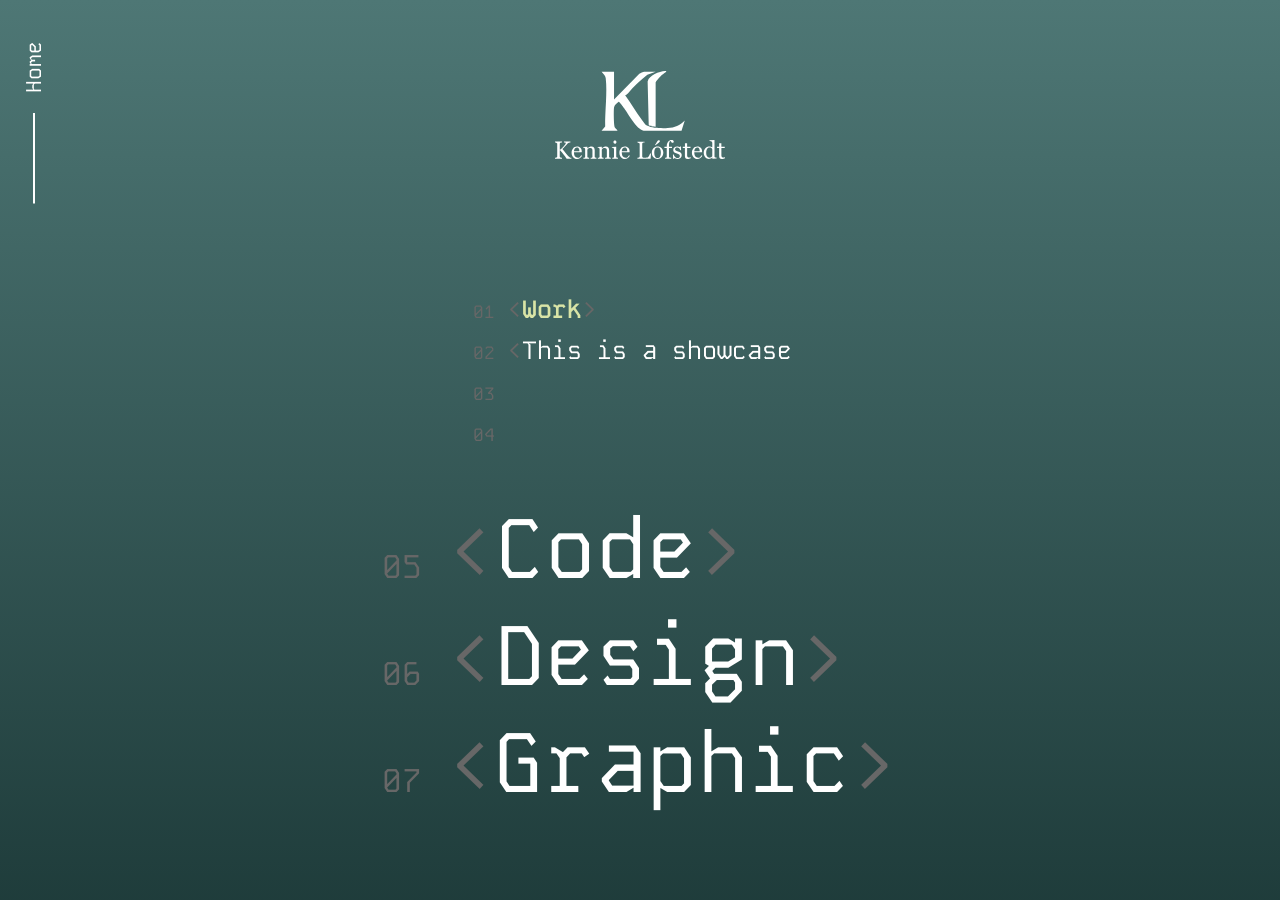
<file: work.html>
<!DOCTYPE html>
<html lang="sv">
<head>
  <meta charset="UTF-8" />
  <meta name="viewport" content="width=device-width, initial-scale=1.0" />
  <title>KL Portfolio</title>
  <link rel="stylesheet" href="style.css" />
  <script src="typingEffect.js" defer></script>

    <!-- Fonts -->
  <link rel="preconnect" href="https://fonts.googleapis.com">
  <link rel="preconnect" href="https://fonts.gstatic.com" crossorigin>
  <link href="https://fonts.googleapis.com/css2?family=Kode+Mono:wght@400..700&display=swap" rel="stylesheet">    
</head>
<body>
<div class="container">
  
    <header class="site-header">

            <!-- Menu -->
          <div class="header_menu">

              <!-- Buttons -->
              <button class="header__home"><a href="index.html">Home</a></button>

              <!-- Line -->
              <div class="header__line">
                <svg width="2" height="91" viewBox="0 0 2 91" fill="none" xmlns="http://www.w3.org/2000/svg">
                  <path d="M1 0V90.5" stroke="currentColor" stroke-width="2"/>
                </svg>
              </div>
          </div>

          <!-- Branding -->
      <div class="site-logo">
            <svg width="170" height="88" viewBox="0 0 170 88" fill="" xmlns="http://www.w3.org/2000/svg">
                <g clip-path="url(#clip0_9_10)">
                    <path d="M90.5853 53.642C89.8867 53.062 87.3975 49.6228 86.8007 48.8585C80.9068 41.3319 75.8947 32.0788 70.1364 24.361C71.1131 24.361 72.5238 22.9349 73.0732 22.2661C78.472 15.6743 85.6273 9.32133 92.3351 3.83498L100.644 0.689201H89.2017C88.4081 0.689201 85.2272 2.1222 84.3387 2.77047L59.0337 28.5236V0.696025H46.5541C48.2836 3.22766 50.3251 3.88957 50.7321 7.28784C52.448 21.8226 49.8639 40.6358 50.1759 55.464L46.5609 59.8381H62.513C62.0315 58.5211 60.4512 57.8387 59.8272 56.6172C58.7149 54.4541 58.5996 39.5645 59.0066 36.4938C59.366 33.7847 61.8552 32.536 63.5982 30.639C64.29 30.482 68.373 36.0229 69.1665 37.1489C73.3106 43.0242 81.4562 58.0502 88.6523 59.6948L126.539 59.8654L129.76 49.3976C124.945 54.2494 119.648 56.4535 112.764 57.0403C107.589 57.4839 97.0285 57.2041 92.4775 54.8157L91.3584 54.2425L90.5853 53.642Z" fill="currentColor"/>
                    <path d="M93.7255 54.1811C95.611 55.4913 100.63 55.6551 100.63 55.6551L93.7255 54.1811Z" fill="currentColor"/>
                    <path d="M100.637 55.6551V11.4708C100.637 10.4541 105.73 5.02915 106.87 3.99193C107.121 3.75992 113.991 -0.40943 110.051 0.0272943C104.13 0.682381 94.2681 3.95782 92.6403 10.4063L93.7255 54.1811L100.63 55.6551H100.637Z" fill="currentColor"/>
                    <path d="M16.3658 87.6383H11.6182C10.7026 86.2122 9.692 84.7996 8.57291 83.4007C7.45382 82.0019 6.28725 80.6371 5.05965 79.3133H4.74766V85.2364C4.74766 85.5025 4.79513 85.7345 4.89687 85.946C4.9986 86.1576 5.17495 86.3213 5.43946 86.451C5.56832 86.5056 5.80571 86.5738 6.15161 86.6557C6.49751 86.7376 6.78237 86.7785 7.01297 86.7854V87.6383H0V86.7854C0.183124 86.7717 0.447636 86.7444 0.800319 86.7103C1.153 86.6762 1.39717 86.6284 1.5396 86.567C1.77698 86.4646 1.95332 86.3077 2.05506 86.103C2.15679 85.8983 2.21783 85.6526 2.21783 85.366V73.0831C2.21783 72.8102 2.17036 72.5782 2.08219 72.3734C1.99402 72.1687 1.81089 72.0118 1.5396 71.8821C1.32256 71.7798 1.07161 71.6842 0.779972 71.6092C0.48833 71.5341 0.2306 71.4795 0.00678237 71.4659V70.6129H7.02653V71.4659C6.80271 71.4727 6.52464 71.5068 6.1923 71.5751C5.85996 71.6433 5.60902 71.6979 5.45302 71.7525C5.18173 71.848 4.9986 72.0118 4.90365 72.2301C4.8087 72.4485 4.76122 72.701 4.76122 72.9603V78.8356H4.9986C5.71075 78.2283 6.41612 77.5937 7.10792 76.9318C7.79972 76.2698 8.43048 75.6148 8.99342 74.9597C9.62418 74.2295 10.0786 73.6495 10.3702 73.2128C10.6619 72.7761 10.8043 72.3939 10.8043 72.0527C10.8043 71.9299 10.7297 71.8344 10.5805 71.7593C10.4313 71.6842 10.2617 71.6228 10.0718 71.5751C9.848 71.5273 9.65131 71.5 9.47497 71.4864C9.29862 71.4727 9.15619 71.4659 9.04768 71.4591V70.6061H15.3892V71.4591C15.3892 71.4591 15.3146 71.4591 15.2332 71.4727C15.1518 71.4863 15.0636 71.4863 14.9619 71.5C14.8534 71.5068 14.7381 71.5273 14.6296 71.5478C14.521 71.5682 14.3786 71.6024 14.2023 71.6296C13.9242 71.6911 13.6393 71.7934 13.3409 71.9367C13.0425 72.08 12.7983 72.2506 12.6084 72.4553C11.7878 73.3902 10.94 74.3592 10.0515 75.3623C9.16298 76.3654 8.28127 77.2729 7.40634 78.0986C8.6136 79.477 9.6174 80.6576 10.4109 81.647C11.2045 82.6365 12.0455 83.6942 12.934 84.8269C13.2731 85.2568 13.6122 85.6048 13.9581 85.8641C14.2972 86.1234 14.5889 86.3213 14.833 86.4442C15.0365 86.5465 15.2942 86.6284 15.6062 86.683C15.9182 86.7376 16.1692 86.7717 16.3794 86.7785V87.6315L16.3658 87.6383Z" fill="currentColor"/>
                    <path d="M27.0413 84.861C26.5462 85.8027 25.8883 86.5533 25.0608 87.1129C24.2334 87.6725 23.2838 87.9522 22.2122 87.9522C21.2695 87.9522 20.4353 87.7816 19.7231 87.4473C19.011 87.1129 18.4277 86.6557 17.9665 86.0825C17.5053 85.5093 17.1594 84.8337 16.9356 84.0695C16.7117 83.3052 16.5964 82.4932 16.5964 81.6334C16.5964 80.8691 16.7185 80.1117 16.9627 79.3747C17.2068 78.6377 17.5595 77.969 18.0275 77.3753C18.4819 76.8089 19.0449 76.3517 19.7163 76.0037C20.3878 75.6557 21.1406 75.4851 21.9749 75.4851C22.8091 75.4851 23.5687 75.6216 24.1791 75.8945C24.7895 76.1675 25.2846 76.536 25.6712 77.0068C26.0375 77.4572 26.3088 77.9826 26.4851 78.5899C26.6615 79.1973 26.7564 79.8592 26.7564 80.5689V81.3604H18.9703C18.9703 82.1383 19.0449 82.8412 19.1941 83.4758C19.3433 84.1104 19.5739 84.6631 19.8927 85.1476C20.2047 85.6117 20.6048 85.9801 21.1067 86.2463C21.6086 86.5124 22.2055 86.6489 22.8973 86.6489C23.5891 86.6489 24.213 86.4851 24.7285 86.1507C25.244 85.8164 25.7391 85.2159 26.2138 84.3493L27.0481 84.8679L27.0413 84.861ZM24.4029 80.3505C24.4029 79.9069 24.3622 79.4293 24.2876 78.9175C24.213 78.4057 24.091 77.9826 23.9214 77.6346C23.7383 77.2661 23.4873 76.9659 23.1685 76.7407C22.8498 76.5155 22.4428 76.3927 21.9409 76.3927C21.1067 76.3927 20.4149 76.7407 19.8588 77.4367C19.3094 78.1328 19.0042 79.1017 18.9567 80.3505H24.3962H24.4029Z" fill="currentColor"/>
                    <path d="M41.3792 87.6383H35.6345V86.8468C35.8177 86.8331 36.0211 86.8126 36.2382 86.799C36.4552 86.7854 36.6383 86.7512 36.7808 86.7035C37.0046 86.6284 37.1674 86.5056 37.2759 86.3282C37.3844 86.1507 37.4387 85.9119 37.4387 85.6253V79.5453C37.4387 78.706 37.242 78.0577 36.8486 77.6005C36.4552 77.1433 35.9737 76.9181 35.4107 76.9181C34.9902 76.9181 34.6036 76.9864 34.2509 77.116C33.8983 77.2457 33.5931 77.4094 33.3218 77.6005C33.0573 77.7847 32.847 77.9826 32.691 78.1942C32.535 78.4057 32.4197 78.5763 32.3519 78.7059V85.5093C32.3519 85.7823 32.4061 86.0074 32.5214 86.178C32.6367 86.3486 32.7995 86.4919 33.0233 86.5875C33.1929 86.6694 33.3692 86.7308 33.5659 86.7649C33.7626 86.799 33.9593 86.8331 34.1696 86.8468V87.6383H28.4113V86.8468C28.5945 86.8331 28.7844 86.8126 28.9743 86.799C29.1642 86.7854 29.3405 86.7512 29.4829 86.7035C29.7068 86.6284 29.8695 86.5056 29.9781 86.3282C30.0866 86.1507 30.1408 85.9119 30.1408 85.6253V78.3306C30.1408 78.0577 30.0866 77.812 29.9713 77.58C29.856 77.348 29.6932 77.1638 29.4897 77.0205C29.3405 76.9249 29.1574 76.8567 28.9539 76.8089C28.7504 76.7612 28.5266 76.7339 28.2892 76.7202V75.9287L32.2027 75.6625L32.3722 75.8331V77.4981H32.4333C32.6232 77.3071 32.8606 77.0751 33.1454 76.8089C33.4303 76.5428 33.7016 76.3244 33.9593 76.1538C34.2509 75.9628 34.6036 75.799 35.0106 75.6762C35.4175 75.5533 35.8719 75.4851 36.3806 75.4851C37.5065 75.4851 38.3475 75.8399 38.8901 76.5496C39.4327 77.2593 39.704 78.201 39.704 79.3747V85.5298C39.704 85.8095 39.7514 86.0347 39.8464 86.2053C39.9414 86.3759 40.1041 86.5124 40.3347 86.6079C40.5246 86.6898 40.6874 86.7444 40.8298 86.7785C40.9723 86.8126 41.1622 86.8331 41.4063 86.8536V87.6452L41.3792 87.6383Z" fill="currentColor"/>
                    <path d="M55.8053 87.6383H50.0606V86.8468C50.2438 86.8331 50.4472 86.8126 50.6643 86.799C50.8813 86.7854 51.0644 86.7512 51.2069 86.7035C51.4307 86.6284 51.5935 86.5056 51.702 86.3282C51.8105 86.1507 51.8647 85.9119 51.8647 85.6253V79.5453C51.8647 78.706 51.6681 78.0577 51.2747 77.6005C50.8813 77.1433 50.3998 76.9181 49.8368 76.9181C49.4163 76.9181 49.0297 76.9864 48.677 77.116C48.3243 77.2457 48.0191 77.4094 47.7478 77.6005C47.4833 77.7847 47.2731 77.9826 47.1171 78.1942C46.9611 78.4057 46.8458 78.5763 46.778 78.7059V85.5093C46.778 85.7823 46.8322 86.0074 46.9475 86.178C47.0628 86.3486 47.2256 86.4919 47.4494 86.5875C47.619 86.6694 47.7953 86.7308 47.992 86.7649C48.1887 86.799 48.3854 86.8331 48.5956 86.8468V87.6383H42.8374V86.8468C43.0205 86.8331 43.2104 86.8126 43.4004 86.799C43.5903 86.7854 43.7666 86.7512 43.909 86.7035C44.1328 86.6284 44.2956 86.5056 44.4041 86.3282C44.5127 86.1507 44.5669 85.9119 44.5669 85.6253V78.3306C44.5669 78.0577 44.5127 77.812 44.3974 77.58C44.2821 77.348 44.1193 77.1638 43.9158 77.0205C43.7666 76.9249 43.5835 76.8567 43.38 76.8089C43.1765 76.7612 42.9527 76.7339 42.7153 76.7202V75.9287L46.6288 75.6625L46.7983 75.8331V77.4981H46.8594C47.0493 77.3071 47.2866 77.0751 47.5715 76.8089C47.8564 76.5428 48.1277 76.3244 48.3854 76.1538C48.677 75.9628 49.0297 75.799 49.4367 75.6762C49.8436 75.5533 50.298 75.4851 50.8067 75.4851C51.9326 75.4851 52.7736 75.8399 53.3162 76.5496C53.8588 77.2593 54.1301 78.201 54.1301 79.3747V85.5298C54.1301 85.8095 54.1775 86.0347 54.2725 86.2053C54.3674 86.3759 54.5302 86.5124 54.7608 86.6079C54.9507 86.6898 55.1135 86.7444 55.2559 86.7785C55.3984 86.8126 55.5883 86.8331 55.8324 86.8536V87.6452L55.8053 87.6383Z" fill="currentColor"/>
                    <path d="M62.9471 87.6383H57.2703V86.8468C57.4534 86.8331 57.6433 86.8126 57.8332 86.799C58.0231 86.7854 58.1995 86.7512 58.3419 86.7035C58.5657 86.6284 58.7285 86.5056 58.837 86.3282C58.9455 86.1507 58.9998 85.9119 58.9998 85.6253V78.3306C58.9998 78.0782 58.9455 77.8393 58.8302 77.6278C58.7149 77.4163 58.5522 77.2388 58.3487 77.0955C58.1995 77 57.9824 76.9181 57.6908 76.8499C57.3992 76.7816 57.1414 76.7407 56.9041 76.727V75.9355L61.0549 75.6694L61.2244 75.8399V85.482C61.2244 85.7618 61.2787 85.9938 61.3872 86.178C61.4957 86.3623 61.6585 86.4988 61.8891 86.5875C62.0654 86.6625 62.235 86.7171 62.3978 86.7581C62.5605 86.799 62.7505 86.8331 62.9539 86.8468V87.6383H62.9471ZM61.4618 71.0019C61.4618 71.4591 61.3126 71.8548 61.0142 72.196C60.7157 72.5372 60.3495 72.7078 59.9086 72.7078C59.5017 72.7078 59.149 72.544 58.8506 72.2233C58.5522 71.9026 58.403 71.5273 58.403 71.111C58.403 70.6743 58.5522 70.2854 58.8506 69.9578C59.149 69.6303 59.5017 69.4665 59.9086 69.4665C60.3631 69.4665 60.7361 69.6234 61.0209 69.9305C61.3058 70.2376 61.455 70.5993 61.455 71.0019H61.4618Z" fill="currentColor"/>
                    <path d="M74.8502 84.861C74.3551 85.8027 73.6972 86.5533 72.8697 87.1129C72.0423 87.6725 71.0927 87.9522 70.0211 87.9522C69.0784 87.9522 68.2442 87.7816 67.532 87.4473C66.8199 87.1129 66.2366 86.6557 65.7754 86.0825C65.3142 85.5093 64.9683 84.8337 64.7445 84.0695C64.5206 83.3052 64.4053 82.4932 64.4053 81.6334C64.4053 80.8691 64.5274 80.1117 64.7716 79.3747C65.0157 78.6377 65.3684 77.969 65.8364 77.3753C66.2908 76.8089 66.8538 76.3517 67.5252 76.0037C68.1967 75.6557 68.9495 75.4851 69.7838 75.4851C70.618 75.4851 71.3776 75.6216 71.988 75.8945C72.5984 76.1675 73.0935 76.536 73.4801 77.0068C73.8464 77.4572 74.1177 77.9826 74.294 78.5899C74.4704 79.1973 74.5653 79.8592 74.5653 80.5689V81.3604H66.7792C66.7792 82.1383 66.8538 82.8412 67.003 83.4758C67.1522 84.1104 67.3828 84.6631 67.7016 85.1476C68.0136 85.6117 68.4137 85.9801 68.9156 86.2463C69.4175 86.5124 70.0144 86.6489 70.7062 86.6489C71.398 86.6489 72.0219 86.4851 72.5374 86.1507C73.0528 85.8164 73.548 85.2159 74.0227 84.3493L74.857 84.8679L74.8502 84.861ZM72.2118 80.3505C72.2118 79.9069 72.1711 79.4293 72.0965 78.9175C72.0219 78.4057 71.8999 77.9826 71.7303 77.6346C71.5472 77.2661 71.2962 76.9659 70.9774 76.7407C70.6587 76.5155 70.2517 76.3927 69.7498 76.3927C68.9156 76.3927 68.2238 76.7407 67.6677 77.4367C67.1183 78.1328 66.8131 79.1017 66.7656 80.3505H72.2051H72.2118Z" fill="currentColor"/>
                    <path d="M95.9841 82.5819L95.6246 87.6452H82.4058V86.7922C82.5957 86.7785 82.8737 86.7512 83.2332 86.7103C83.5927 86.6694 83.8504 86.6216 83.9928 86.5533C84.2302 86.451 84.4066 86.294 84.5083 86.0961C84.61 85.8983 84.6711 85.639 84.6711 85.3319V73.1445C84.6711 72.8716 84.6236 72.6328 84.5354 72.428C84.4473 72.2233 84.2641 72.0527 83.9928 71.9231C83.8097 71.8275 83.552 71.732 83.2264 71.6433C82.9009 71.5546 82.6228 71.5 82.4125 71.4795V70.6265H89.5544V71.4795C89.3306 71.4863 89.0457 71.5273 88.693 71.6024C88.3403 71.6774 88.0826 71.7388 87.9266 71.7934C87.6553 71.889 87.4722 72.0527 87.3705 72.2847C87.2687 72.5167 87.2212 72.7624 87.2212 73.0285V84.4584C87.2212 84.9839 87.2484 85.3933 87.2959 85.6867C87.3433 85.9801 87.4654 86.2053 87.6621 86.3623C87.8452 86.5056 88.1165 86.6011 88.476 86.6421C88.8354 86.683 89.3441 86.7103 89.9952 86.7103C90.2869 86.7103 90.5921 86.7035 90.9108 86.683C91.2296 86.6625 91.528 86.6352 91.8197 86.5875C92.0978 86.5397 92.3555 86.4715 92.5861 86.3896C92.8167 86.3077 92.993 86.1985 93.1016 86.0689C93.4271 85.7004 93.8069 85.1408 94.241 84.397C94.6751 83.6532 94.9735 83.0459 95.143 82.5819H95.9908H95.9841Z" fill="currentColor"/>
                    <path d="M108.301 81.6061C108.301 82.4386 108.172 83.2574 107.907 84.0558C107.643 84.861 107.27 85.5434 106.788 86.103C106.239 86.7444 105.601 87.2153 104.876 87.5292C104.15 87.8431 103.343 88 102.441 88C101.695 88 100.983 87.8567 100.304 87.5769C99.6262 87.2971 99.0293 86.8809 98.5003 86.335C97.9848 85.7959 97.5711 85.1476 97.2659 84.3765C96.9607 83.6055 96.8047 82.7388 96.8047 81.7767C96.8047 79.9274 97.3405 78.4193 98.4121 77.2457C99.4837 76.072 100.888 75.4851 102.617 75.4851C104.347 75.4851 105.622 76.0447 106.693 77.1569C107.765 78.2692 108.301 79.7568 108.301 81.6129V81.6061ZM105.832 81.6334C105.832 81.0329 105.771 80.3983 105.656 79.7295C105.534 79.0608 105.357 78.4944 105.12 78.0304C104.862 77.5323 104.53 77.1365 104.116 76.8362C103.702 76.536 103.194 76.3859 102.597 76.3859C102 76.3859 101.457 76.536 101.023 76.843C100.589 77.1501 100.237 77.5596 99.9653 78.0918C99.7075 78.5763 99.5312 79.1359 99.4295 79.7568C99.3277 80.3778 99.2735 80.9851 99.2735 81.5651C99.2735 82.3294 99.3345 83.0459 99.4566 83.6942C99.5787 84.3424 99.7754 84.9293 100.047 85.4411C100.318 85.9528 100.657 86.3555 101.071 86.6489C101.485 86.9423 101.986 87.0856 102.597 87.0856C103.594 87.0856 104.381 86.6011 104.964 85.6321C105.547 84.6631 105.839 83.3257 105.839 81.6265L105.832 81.6334ZM104.842 70.1284C104.842 70.4355 104.774 70.6811 104.632 70.8722C104.489 71.0633 104.286 71.268 104.014 71.4864C103.614 71.8071 103.099 72.2165 102.461 72.7078C101.824 73.1991 101.132 73.745 100.393 74.3251L99.9381 73.9429C100.65 72.8784 101.152 72.1278 101.437 71.6911C101.722 71.2543 102.02 70.7767 102.346 70.2444C102.59 69.835 102.827 69.562 103.058 69.4119C103.289 69.2618 103.553 69.1867 103.858 69.1867C104.143 69.1867 104.381 69.2823 104.564 69.4801C104.747 69.678 104.835 69.8896 104.835 70.1216L104.842 70.1284Z" fill="currentColor"/>
                    <path d="M118.746 70.5105C118.746 70.8722 118.651 71.1725 118.461 71.4249C118.271 71.6774 117.979 71.7934 117.593 71.7934C117.349 71.7934 117.131 71.7388 116.942 71.6365C116.752 71.5341 116.582 71.3908 116.426 71.2134C116.27 71.036 116.121 70.8381 115.985 70.6129C115.85 70.3877 115.734 70.2103 115.639 70.0738C115.104 70.1011 114.697 70.4696 114.405 71.1929C114.113 71.9163 113.971 73.0695 113.971 74.6458V75.8536H116.996V77.0068H113.971V85.5025C113.971 85.7823 114.025 86.0074 114.134 86.1849C114.242 86.3623 114.412 86.4919 114.642 86.5806C114.832 86.6557 115.09 86.7103 115.402 86.7512C115.714 86.7922 115.992 86.8263 116.223 86.8399V87.6315H110.024V86.8399C110.207 86.8263 110.397 86.8058 110.586 86.7922C110.776 86.7785 110.953 86.7444 111.095 86.6966C111.319 86.6216 111.482 86.4988 111.59 86.3213C111.699 86.1439 111.753 85.9051 111.753 85.6185V77.0068H109.427V75.8536H111.753V75.0962C111.753 73.3015 112.214 71.848 113.143 70.7289C114.073 69.6166 115.226 69.0571 116.616 69.0571C117.321 69.0571 117.857 69.2004 118.217 69.4801C118.576 69.7599 118.752 70.1011 118.752 70.4969L118.746 70.5105Z" fill="currentColor"/>
                    <path d="M125.698 81.8449C126.023 82.1315 126.274 82.4659 126.45 82.8412C126.627 83.2165 126.715 83.6737 126.715 84.2196C126.715 85.3182 126.308 86.2122 125.494 86.9082C124.68 87.6042 123.622 87.9522 122.327 87.9522C121.642 87.9522 121.011 87.8294 120.434 87.5837C119.858 87.3381 119.444 87.1061 119.2 86.9014L118.963 87.6793H118.067L117.945 83.5645H118.766C118.827 83.8784 118.963 84.2401 119.173 84.6631C119.383 85.0862 119.627 85.4547 119.926 85.7959C120.238 86.1507 120.604 86.4442 121.038 86.6898C121.472 86.9287 121.96 87.0515 122.496 87.0515C123.256 87.0515 123.846 86.8741 124.26 86.5261C124.673 86.178 124.877 85.6731 124.877 85.0248C124.877 84.6904 124.809 84.397 124.68 84.1582C124.551 83.9194 124.355 83.701 124.104 83.5167C123.839 83.3325 123.52 83.1687 123.141 83.0186C122.761 82.8685 122.334 82.7252 121.866 82.5819C121.492 82.4727 121.079 82.3158 120.618 82.1179C120.156 81.92 119.77 81.6948 119.444 81.4287C119.092 81.1489 118.807 80.8077 118.583 80.3983C118.359 79.9888 118.251 79.5112 118.251 78.9584C118.251 77.9894 118.61 77.1706 119.322 76.5019C120.034 75.8331 120.997 75.4919 122.198 75.4919C122.659 75.4919 123.127 75.5533 123.609 75.6694C124.09 75.7854 124.484 75.9355 124.782 76.0992L125.053 75.4783H125.915L126.091 79.2792H125.27C125.101 78.4262 124.741 77.737 124.192 77.2047C123.643 76.6725 122.964 76.4063 122.171 76.4063C121.52 76.4063 121.004 76.5701 120.631 76.9045C120.258 77.2388 120.068 77.6346 120.068 78.0986C120.068 78.4603 120.129 78.7605 120.251 78.9994C120.373 79.2382 120.557 79.4429 120.807 79.6135C121.045 79.7705 121.343 79.9206 121.71 80.0639C122.076 80.2072 122.517 80.3641 123.052 80.5347C123.575 80.7053 124.07 80.8964 124.538 81.1216C125.006 81.3468 125.386 81.5924 125.691 81.8654L125.698 81.8449Z" fill="currentColor"/>
                    <path d="M135.742 87.1265C135.227 87.3449 134.738 87.5223 134.277 87.6724C133.816 87.8226 133.253 87.8976 132.582 87.8976C131.598 87.8976 130.9 87.6452 130.5 87.147C130.099 86.6489 129.896 85.9392 129.896 85.0316V77.0205H127.773V75.8672H129.943V72.1824H132.114V75.8672H135.485V77.0205H132.134V83.6327C132.134 84.1309 132.154 84.5403 132.188 84.8747C132.222 85.2091 132.31 85.4957 132.446 85.7413C132.575 85.9733 132.765 86.1507 133.016 86.2667C133.267 86.3827 133.613 86.4442 134.04 86.4442C134.237 86.4442 134.528 86.4237 134.915 86.3896C135.301 86.3555 135.573 86.3077 135.729 86.2531V87.1265H135.742Z" fill="currentColor"/>
                    <path d="M147.36 84.861C146.865 85.8027 146.207 86.5533 145.38 87.1129C144.553 87.6725 143.603 87.9522 142.531 87.9522C141.589 87.9522 140.754 87.7816 140.042 87.4473C139.33 87.1129 138.747 86.6557 138.286 86.0825C137.824 85.5093 137.479 84.8337 137.255 84.0695C137.031 83.3052 136.916 82.4932 136.916 81.6334C136.916 80.8691 137.038 80.1117 137.282 79.3747C137.526 78.6377 137.879 77.969 138.347 77.3753C138.801 76.8089 139.364 76.3517 140.036 76.0037C140.707 75.6557 141.46 75.4851 142.294 75.4851C143.128 75.4851 143.888 75.6216 144.498 75.8945C145.109 76.1675 145.604 76.536 145.99 77.0068C146.357 77.4572 146.628 77.9826 146.804 78.5899C146.981 79.1973 147.076 79.8592 147.076 80.5689V81.3604H139.289C139.289 82.1383 139.364 82.8412 139.513 83.4758C139.663 84.1104 139.893 84.6631 140.212 85.1476C140.524 85.6117 140.924 85.9801 141.426 86.2463C141.928 86.5124 142.525 86.6489 143.216 86.6489C143.908 86.6489 144.532 86.4851 145.048 86.1507C145.563 85.8164 146.058 85.2159 146.533 84.3493L147.367 84.8679L147.36 84.861ZM144.722 80.3505C144.722 79.9069 144.681 79.4293 144.607 78.9175C144.532 78.4057 144.41 77.9826 144.241 77.6346C144.057 77.2661 143.807 76.9659 143.488 76.7407C143.169 76.5155 142.762 76.3927 142.26 76.3927C141.426 76.3927 140.734 76.7407 140.178 77.4367C139.629 78.1328 139.323 79.1017 139.276 80.3505H144.715H144.722Z" fill="currentColor"/>
                    <path d="M161.59 87.4268L157.48 87.6929L157.303 87.5223V86.4169L157.208 86.3896C156.795 86.8536 156.286 87.2357 155.676 87.5292C155.065 87.8226 154.441 87.9727 153.804 87.9727C153.166 87.9727 152.495 87.8226 151.871 87.5223C151.247 87.2221 150.704 86.799 150.243 86.2599C149.775 85.7072 149.402 85.0453 149.131 84.2674C148.859 83.4894 148.717 82.6365 148.717 81.7016C148.717 80.8486 148.866 80.0366 149.158 79.2655C149.449 78.5012 149.856 77.8257 150.372 77.2525C150.853 76.7134 151.45 76.2903 152.149 75.9696C152.847 75.6489 153.566 75.4919 154.299 75.4919C154.848 75.4919 155.384 75.5602 155.913 75.7035C156.442 75.8468 156.896 76.0242 157.276 76.2357V72.1141C157.276 71.7798 157.222 71.4727 157.107 71.1929C156.998 70.9131 156.842 70.7084 156.639 70.5651C156.415 70.415 156.116 70.3058 155.737 70.2376C155.357 70.1694 154.95 70.1216 154.516 70.0875V69.3437L159.331 69.0775L159.508 69.255V85.1954C159.508 85.4752 159.562 85.714 159.67 85.9119C159.779 86.1098 159.935 86.2736 160.138 86.41C160.288 86.5056 160.505 86.567 160.796 86.5875C161.088 86.6079 161.346 86.6284 161.583 86.6352V87.4268H161.59ZM157.276 85.3524V78.433C157.215 78.2283 157.107 78.0031 156.964 77.7643C156.822 77.5254 156.646 77.3071 156.428 77.1024C156.198 76.9045 155.927 76.7339 155.621 76.6042C155.309 76.4746 154.95 76.4063 154.536 76.4063C154.061 76.4063 153.621 76.5292 153.22 76.7748C152.82 77.0205 152.468 77.3753 152.156 77.8393C151.864 78.2897 151.633 78.8561 151.457 79.5453C151.287 80.2345 151.199 81.0056 151.199 81.8449C151.199 82.5136 151.26 83.1278 151.389 83.6737C151.518 84.2196 151.728 84.7314 152.033 85.2022C152.312 85.6526 152.664 86.0074 153.098 86.2804C153.532 86.5533 154.041 86.6898 154.638 86.6898C155.275 86.6898 155.798 86.5465 156.211 86.2667C156.625 85.987 156.978 85.6799 157.263 85.3455L157.276 85.3524Z" fill="currentColor"/>
                    <path d="M170 87.1265C169.485 87.3449 168.996 87.5223 168.535 87.6724C168.074 87.8226 167.511 87.8976 166.839 87.8976C165.856 87.8976 165.157 87.6452 164.757 87.147C164.357 86.6489 164.154 85.9392 164.154 85.0316V77.0205H162.031V75.8672H164.201V72.1824H166.371V75.8672H169.742V77.0205H166.392V83.6327C166.392 84.1309 166.412 84.5403 166.446 84.8747C166.48 85.2091 166.568 85.4957 166.704 85.7413C166.833 85.9733 167.023 86.1507 167.273 86.2667C167.524 86.3827 167.87 86.4442 168.298 86.4442C168.494 86.4442 168.786 86.4237 169.173 86.3896C169.559 86.3555 169.83 86.3077 169.986 86.2531V87.1265H170Z" fill="currentColor"/>
                  </g>
                    <defs>
                    <clipPath id="clip0_9_10">
                    <rect width="170" height="88" fill="currentColor"/>
                    </clipPath>
                    </defs>
                  </svg>
      </div>
    </header>

    <!-- Grid template -->
    <div class="content">

      <!-- Information -->
            <div class="content-information">
            <p>
              <span class="num">01</span><span class="arrow typing">&lt;</span><span class="text-neon typing">Work</span><span class="arrow typing">&gt;</span>
            </p>

            <p>
              <span class="num">02</span><span class="arrow typing">&lt;</span><span class="text typing">This is a showcase</span>
            </p>

            <p>
              <span class="num">03</span><span class="text typing"> of my work in a</span>
            </p>

            <p>
              <span class="num">04</span><span class="text typing"> variety of fields.</span><span class="arrow typing">&gt;</span>
            </p>
            </div>


      <!-- <div class="work-information">
        <p><span>01</span> <span class="work-tag">&lt;</span><span class="work-heading">Work</span><span class="work-tag">&gt;</span></p>
        <p><span>02</span> <span>&lt;</span>This is a showcase</p>
        <p><span>03</span> of my work in a</p>
        <p><span>04</span> variety of fields.<span>&gt;</span></p>
      </div> -->

      <!-- Menu -->
      <div class="content-menu">
        <a href="code.html"><span>05</span><span>&lt;</span>Code<span>&gt;</span></a>
        <a href="design.html"><span>06</span><span>&lt;</span>Design<span>&gt;</span></a>
        <a href="graphics.html"><span>07</span><span>&lt;</span>Graphic<span>&gt;</span></a>
      </div>
    </div>
</div>
</body>
</html>
</file>
<file: style.css>
* {
  margin: 0;
  padding: 0;
  box-sizing: border-box;
}

:root {
    --header-height: 230px;

    /* Color settings */
    --color-gradient-light: #4E7775;
    --color-gradient-dark: #0C2524;
    --color-grey: #676767;
    --color-light: #FFF;
    --color-accent-neon: #D9E4A6;
    --color-contact-form: #615D5D;


    /* Font settings*/
    --font-primary: "Kode Mono", monospace, sans-serif;
    --font-size: 1rem; /* 16px */
    --font-scale: 1.333;

    --font-size-xs: calc( var(--font-size) * var(--font-scale) ); /* 21.33px */
    --font-size-s: calc( var(--font-size-xs) * var(--font-scale) ); /* 28.43px; */
    --font-size-m: calc( var(--font-size-s) * var(--font-scale) ); /* 37.91px; */
    --font-size-l: calc( var(--font-size-m) * var(--font-scale) ); /* 50.51px; */
    --font-size-xl: calc( var(--font-size-l) * var(--font-scale) ); /* 67.33px; */
    --font-size-xxl: calc( var(--font-size-xl) * var(--font-scale) ); /* 89.74px; */
    --font-size-xl-monitor: 120px;
    --font-size-xxl-monitor: 150px;

    
}

body {
  color: var(--color-light);
  font-family: var(--font-primary);

  background: linear-gradient(180deg,
  var(--color-gradient-light) 0%,
  var(--color-gradient-dark) 70%);

  background-size: 200% 200%;

  min-height: 100vh;
  overflow-x: hidden;
}

a {
  text-decoration: none;
}

button {
  font-family: var(--font-primary);
  background: none;
  border: 0;
  padding: 0;
}

/* Primary button layout */
.button-primary {
  font-family: var(--font-primary);
  font-weight: 400;
  line-height: 1;
  letter-spacing: 0;
  background-color: var(--color-accent-neon);
  color: var(--color-grey);
  width: fit-content;
  align-self: center;
  border: none;
  border-radius: 999px;
  margin-top: clamp(14px, 2vw, 28px);
  padding: clamp(12px, 0.6rem + 0.3vw, 18px) clamp(20px, 1rem + 0.8vw, 36px);
  font-size: clamp(var(--font-size), 0.7rem + 0.35vw, var(--font-size-xs));
  cursor: pointer;

  &:hover {
    opacity: 0.8;
    transition: opacity 0.2s ease;
  }
}


/* Header  */
.site-header {
  display: grid;
  grid-template-columns: 1fr auto 1fr;
  align-items: center;
  padding: 20px;
  height: var(--header-height);

  .site-logo {
  justify-self: center;
  height: 88px;
  width: 170px;
  }

  /* Social buttons */
  .socials {
  display: flex;
  flex-direction: column;
  gap: 10px;
  align-items: flex-start;
  justify-self: start;

  }

  .socials__icons {
    margin-left: 50px;
  }

  .socials__line {
    display: flex;
    justify-content: center;
    margin-left: 7px;
  }

  a {
    color: var(--color-light);
  
      &:hover {
      transform: translateX(2px);
      opacity: 0.7;
      transition: 0.2s;
    }
  }

  /* Header Menu & Buttons */
  .header_menu {

    .header__home {
    writing-mode: vertical-rl;
    transform: rotate(180deg);
    margin-bottom: 20px;
    margin-top: 20px;
    font-size: var(--font-size-xs);
    color: var(--color-light);

    &:hover {
       transform: rotate(180deg) translateX(-2px);
       transition: transform 0.2s ease;
    }

    a {
      text-decoration: none;
    }
  }

  .header__line {
    margin-left: 13px;
  }
}

}

/* Home & Work Content */
.content {
  display: grid;
  grid-template-columns: repeat(2, minmax(0, 1fr));

  width: 100%;
  max-width: 100%;
  margin-top: clamp(40px, 2vw, 120px);
  padding: clamp(20px, 3vw, 120px);
  gap: clamp(40px, 4vw, 120px);

  @media screen and (max-width: 1280px) {
    display: flex;
    flex-direction: column;

    padding: clamp(16px, 2vw, 40px);
    gap: clamp(24px, 3vw, 50px);
    margin-top: clamp(20px, 3vw, 60px);
  }
}

/* Site Navigation-menu */
.content-menu {
  display: flex;
  flex-direction: column;
  justify-self: center;
  align-self: center;

  a {
    text-decoration: none;
    color: var(--color-light);

    font-size: clamp(52px, 1.1rem + 5.2vw, 160px);
    transition: 0.3s;

    &:hover {
      transform: translateX(10px);
      opacity: 0.7;
    }
  }

  span {
    color: var(--color-grey);
    font-size: clamp(21px, 0.05rem + 2.5vw, 50px);
  }

  span:first-child {
    margin-right: 25px;
  }

  span:nth-child(2),
  span:nth-child(3) {
    font-size: clamp(50px, 0.05rem + 6vw, 150px);
  }

  animation: slideFromRight 1s ease forwards;
  animation-delay: 0.3s;
  opacity: 0;
}

/* Home & Work information block  */
 .content-information {
  display: flex;
  flex-direction: column;
  justify-self: center;
  align-self: center;

  p {
    margin-bottom: 10px;
    font-size: clamp(1.1rem, 0.6rem + 1.2vw, 3.6rem);
    visibility: hidden;

  .num {
    color: var(--color-grey);
    font-size: clamp(0.75rem, 0.4rem + 0.9vw, 2.4rem);
    margin-right: 12px;
    visibility: visible;
  }

  .arrow {
    color: var(--color-grey);
  }

  .text {
    color: var(--color-light);
    font-size: clamp(1.1rem, 0.6rem + 1.2vw, 3.6rem);
  }

  .text-neon{
    color: var(--color-accent-neon);
    font-weight: 600;
  }
  }

  animation: slideFromLeft 1s ease forwards;
  animation-delay: 0.3s;
  opacity: 0;
}

/* About Page */
.about_content {
  display: flex;
  flex-direction: column;
  align-items: center;
  gap: clamp(24px, 3vw, 60px);
  margin-top: clamp(60px, 6vw, 120px);
  padding: 0 clamp(16px, 3vw, 80px) clamp(60px, 6vw, 120px);
  height: 100%;
  width: 100%;

img {
  width: clamp(160px, 6vw + 120px, 250px);
  aspect-ratio: 1;

  animation: slideFromRight 1s ease forwards;
  animation-delay: 0.3s;
  opacity: 0;
}

  h1 {
    font-size: clamp(var(--font-size-l), 1.2rem + 2vw, var(--font-size-xxl));
    color: var(--color-accent-neon);
    margin-bottom: clamp(8px, 1vw, 20px);

    animation: slideFromLeft 1s ease forwards;
    animation-delay: 0.3s;
    opacity: 0;

    span {
      color: var(--color-grey);
    }
  }

  .about__text {
    font-size: clamp(var(--font-size), 0.5rem + 1vw, var(--font-size-s));
    padding: 0 40px;

    animation: slideFromRight 1s ease forwards;
    animation-delay: 0.3s;
    opacity: 0;

    p {
      margin-bottom: 10px;
    }

    span {
      color: var(--color-grey);
    }
    
    span:first-of-type {
      font-size: clamp(0.9rem, 0.7rem + 0.6vw, var(--font-size-xs));
      margin-right: 8px;
    }

    .tag-neon {
      color: var(--color-accent-neon);
    }

    }

    .about-button {
      animation: slideFromLeft 1s ease forwards;
      animation-delay: 0.3s;
      opacity: 0;
    }

}

@media screen and (max-width: 885px) {
  .about_content {
    gap: clamp(16px, 2vw, 30px);

    .about__text {

      p {
        margin-bottom: 0;
      }

      .paragraph {
        margin-bottom: 1rem;
        margin-top: 1rem;
      }
      span:first-of-type {
        display: none;
      }
    }
  }
}

/* Contact page */
.contact_content {
  display: flex;
  flex-direction: column;
  align-items: center;
  margin-top: clamp(60px, 6vw, 100px);
  margin-bottom: 100px;
  height: 100%;
  width: 100%;

    h1 {
      font-size: clamp(var(--font-size-l), 1.1rem + 2.2vw, var(--font-size-xxl));
      color: var(--color-accent-neon);

      animation: slideFromLeft 1.2s ease forwards;
      animation-delay: 0.3s;
      opacity: 0;

      .text-neon {
        color: var(--color-accent-neon)
      }

    span {
      color: var(--color-grey);
    }
  }
}

/* Contact form */
.contact-form {
  display: flex;
  flex-direction: column;
  gap: clamp(10px, 1.2vw, 16px);
  max-width: 700px;
  width: 100%;
  margin-top: clamp(30px, 4vw, 50px);
  padding: 0 20px;

  animation: slideFromRight 1s ease forwards;
  animation-delay: 0.3s;
  opacity: 0;

    label {
    gap: 6px;
    font-size: clamp(var(--font-size), 0.5rem + 0.5vw, var(--font-size-xs));

    p {
      margin-bottom: clamp(4px, 0.5vw, 8px);
    }
  }

    span {
      color: var(--color-grey);
      font-size: inherit;
    }

    input,
    textarea {
    width: 100%;
    padding: clamp(8px, 1vw, 14px);
    border: none;
    border-radius: 6px;
    font-family: var(--font-primary);
    background-color: var(--color-contact-form);
  }

  ::placeholder {
    color: var(--color-light);
  }

  button {
  animation: slideFromLeft 1.2s ease forwards;
  animation-delay: 0.3s;
  opacity: 0;
  }

}


/* Project pages */
.project_heading {
  display: flex;
  flex-direction: column;
  align-items: center;
  margin-top:100px;
  margin-bottom: 150px;
  height: 100%;
  width: 100%;

  animation: slideFromLeft 1.2s ease forwards;
  animation-delay: 0.3s;
  opacity: 0;

    span {
      color: var(--color-grey);
    }

    h1 {
      font-size: clamp(var(--font-size-xl), 3vw + 1rem, var(--font-size-xxl));
      color: var(--color-accent-neon);

    }

}

.project {
  display: flex;
  flex-direction: column;
  align-items: center;
  gap: clamp(80px,10vw, 180px);
  margin-bottom: clamp(80px, 10vw, 150px);
}

.project_card {
  display: grid;
  grid-template-columns: repeat(2, minmax(0, 1fr));
  align-items: center;
  width: min(1400px, 90%);
  gap: clamp(70px, 8vw, 160px);

  opacity: 0;
  animation: slideFromRight 1s ease forwards;
}

.project_card:nth-child(even) {
  animation: slideFromLeft 1s ease forwards;
}

.project_card:nth-child(1) { animation-delay: 0.1s; }
.project_card:nth-child(2) { animation-delay: 0.3s; }
.project_card:nth-child(3) { animation-delay: 0.5s; }
.project_card:nth-child(4) { animation-delay: 0.7s; }

.project_image {
  width: clamp(260px, 38vw, 640px);
  aspect-ratio: 640 / 464;
  object-fit: cover;
  border-radius: 20px;
  display: block;
  justify-self: center;
}

/* Order */
.project_card:nth-child(even) .project_image {
  order: 2;
}

.project_card:nth-child(even) .project__information {
  order: 1;
}

.project__information {
  max-width: clamp(320px, 42vw, 560px);
  justify-self: center;
  line-height: 1.4;
  font-size: clamp(var(--font-size), 0.7rem + 0.8vw, var(--font-size-l));

  p {
    margin-bottom: 10px;
  }

  span {
    color: var(--color-grey);
  }

  span:first-of-type {
    font-size: clamp(calc(var(--font-size) * 0.85), 0.5rem + 0.5vw, var(--font-size-m));
    margin-right: 14px;
  }

  .tag-neon {
    font-weight: 600;
    color: var(--color-accent-neon);
  }
}

@media screen and (max-width: 760px) {
  .project_card {
    display: flex;
    flex-direction: column;

    &:nth-child(even) {
     .project_image {
        order: 1;
      }

      .project__information {
        order: 2;
      }
    }
  }
}


/* Global animations */
@keyframes slideFromRight {
  from { opacity: 0; transform: translateX(150px); }
  to { opacity: 1; transform: translateX(0); }
}

@keyframes slideFromLeft {
  from { opacity: 0; transform: translateX(-150px); }
  to { opacity: 1; transform: translateX(0); }
}
</file>
